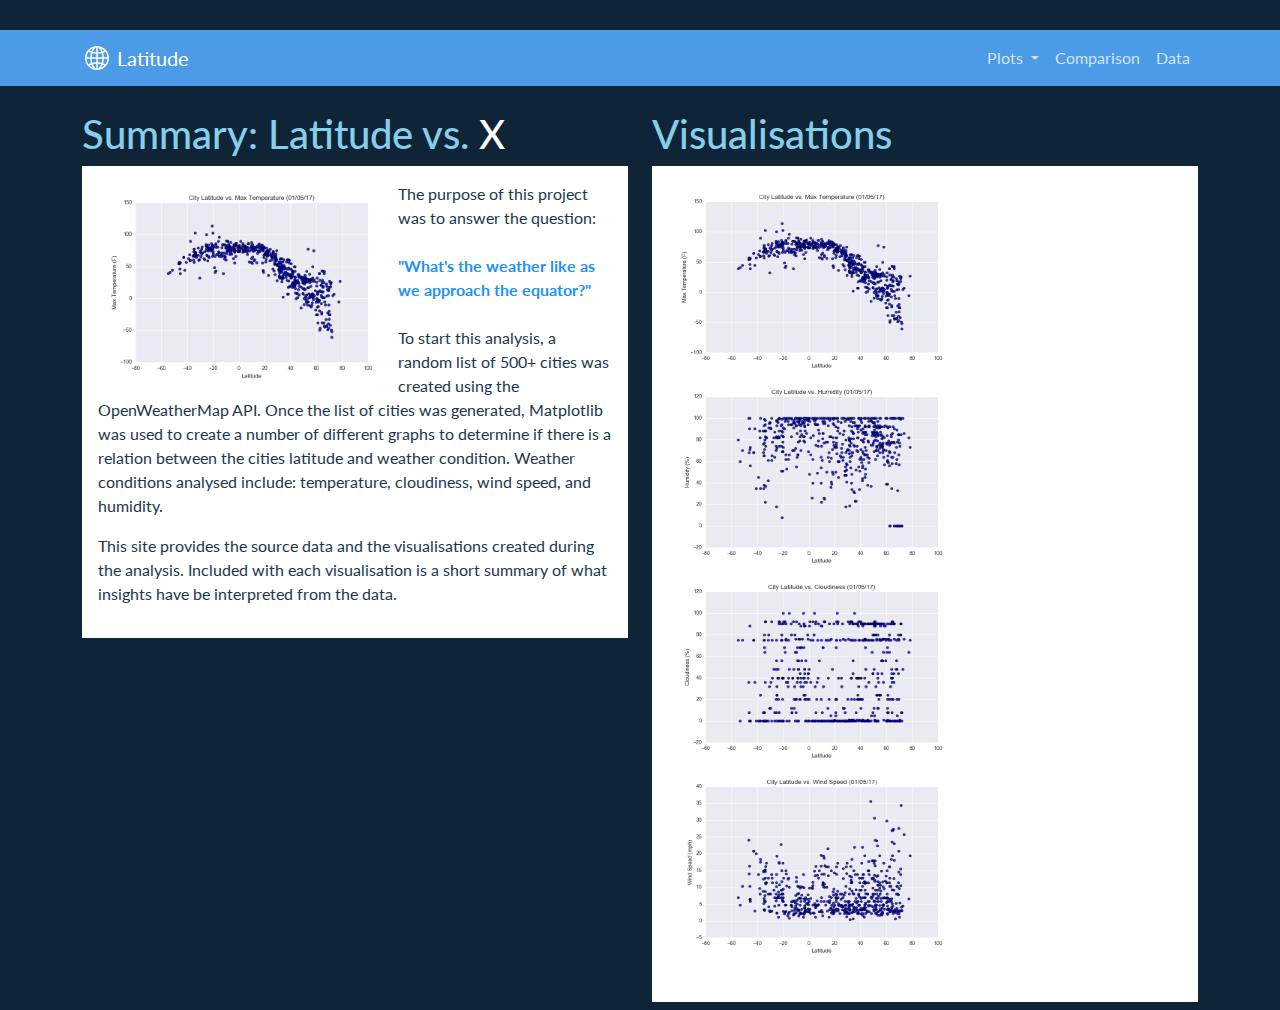
<file: index.html>
<!doctype html>
<html lang="en">

    <head>
        <!-- Required meta tags -->
        <meta charset="UTF-8">
        <meta name="viewport" content="width=device-width, initial-scale=1.0">
        <!-- Bootstrap CSS -->
        <!-- Note: The 'superhero' bootswatch theme has been used-->
        <link href="CSS_files/bootstrap.min.css" rel="stylesheet" type="text/css">
        <link href="CSS_files/style.css" rel="stylesheet" type="text/css">

        <!-- Setting title-->
        <title>Web Design Challenge</title>

    </head>

    <body>
      <!-- Start of Navbar-->
        <nav class="navbar navbar-expand-lg navbar-dark bg-primary">
            <div class="container">
              <a class="navbar-brand" href="index.html"><img src="Assets/globe2.svg" alt="" width="30" height="24" class="d-inline-block align-text-top"> Latitude &nbsp</a>
              <button class="navbar-toggler" type="button" data-bs-toggle="collapse" data-bs-target="#navbarNavDropdown" aria-controls="navbarNavDropdown" aria-expanded="false" aria-label="Toggle navigation">
                <span class="navbar-toggler-icon"></span>
              </button>
              <div class="collapse navbar-collapse" id="navbarNavDropdown">
                <ul class="navbar-nav ms-auto">
                  <li class="nav-item dropdown">
                    <a class="nav-link dropdown-toggle" href="#" id="navbarDropdownMenuLink" role="button" data-bs-toggle="dropdown" aria-expanded="false">
                      Plots
                    </a>
                    <ul class="dropdown-menu" aria-labelledby="navbarDropdownMenuLink">
                        <li><a class="dropdown-item" href="Visualisations/max_temp.html">Max Temperature</a></li>
                        <li><a class="dropdown-item" href="Visualisations/humidity.html">Humidity</a></li>
                        <li><a class="dropdown-item" href="Visualisations/cloudiness.html">Cloudiness</a></li>
                        <li><a class="dropdown-item" href="Visualisations/wind_speed.html">Wind Speed</a></li>
                    </ul>
                  </li>
                  <li class="nav-item">
                    <a class="nav-link" href="comparison.html">Comparison</a>
                  </li>
                  <li class="nav-item">
                    <a class="nav-link" href="data.html">Data</a>
                  </li>
                </ul>
              </div>
            </div>
          </nav> <!-- End of Navbar -->

          <!-- Start of summary section. This is the right hand side of the grid.-->
          <div class="container">
            <div class="row">
                <div class="col-lg-6">
                  <br>
                  <h1>Summary: Latitude vs. <span style="color: white"> X</span></h1>
                    <section id="summary">
                    <div class="p-3 mb-2 bg-white text-dark">  
                    <img id="summary-image" src="Assets/images/Fig1.png" alt="Weather image" width=300 height=200 class="img-fluid"/>
                    <p> The purpose of this project was to answer the question: <br> <br> <span style="color: dodgerblue" > <b>"What's the weather like as we approach the equator?"</b></span><br><br>
                      To start this analysis, a random list of 500+ cities was created using the OpenWeatherMap API.
                        Once the list of cities was generated, Matplotlib was used to create a number of different graphs 
                        to determine if there is a relation between the cities latitude and weather condition. 
                        Weather conditions analysed include: temperature, cloudiness, wind speed, and humidity.</p>
                        <p> This site provides the source data and the visualisations created during the analysis. 
                          Included with each visualisation is a short summary of what insights have be interpreted from the data.</p>
                                               
                    </section>
                    </div> <!-- End of first grid.--> 
                
                <!-- Start of visualisation section. This is the left hand side of the grid.-->    
                <div class="col-lg-6">
                  <br>
                  <h1>Visualisations</h1>
                    <div class="p-3 mb-2 bg-white text-dark"> 
                    <a href="Visualisations/max_temp.html"><img id="fig1" src="Assets/images/Fig1.png" title="Latitude vs. Temperature" alt="Latitude vs. Temperature" class="img-fluid"/></a> 
                    <a href="Visualisations/humidity.html"><img id="fig1" src="Assets/images/Fig2.png" title="Latitude vs. Humidity" alt="Latitude vs. Humidity" class="img-fluid"/></a>
                    <a href="Visualisations/cloudiness.html"><img id="fig1" src="Assets/images/Fig3.png" title="Latitude vs. Cloudiness" alt="Latitude vs. Cloudiness" class="img-fluid"/></a>
                    <a href="Visualisations/wind_speed.html"><img id="fig1" src="Assets/images/Fig4.png" title="Latitude vs. Wind Speed" alt="Latitude vs. Wind Speed"  class="img-fluid"/></a>
                    <br><br>
                  </div>
                </div> <!-- End of 2nd grid.--> 
              </div> 
            </div> <!-- End of container class.--> 

        <!-- This script is required to get the drop down options to work.--> 
        <script src="https://cdn.jsdelivr.net/npm/bootstrap@5.0.2/dist/js/bootstrap.bundle.min.js" integrity="sha384-MrcW6ZMFYlzcLA8Nl+NtUVF0sA7MsXsP1UyJoMp4YLEuNSfAP+JcXn/tWtIaxVXM" crossorigin="anonymous"></script>

    </body>
</file>
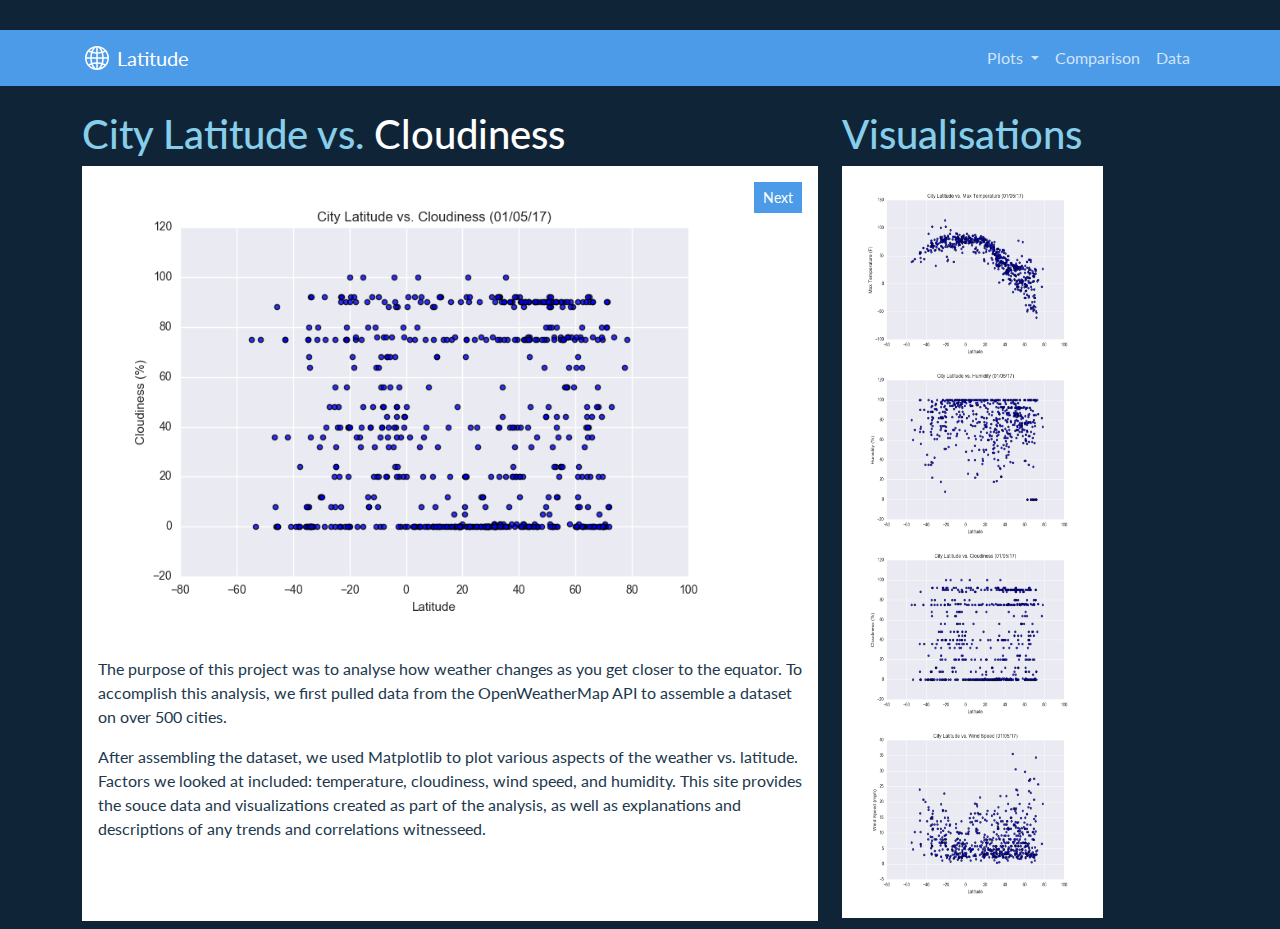
<file: cloudiness.html>
<!doctype html>
<html lang="en">

    <head>
        <!-- Required meta tags -->
        <meta charset="UTF-8">
        <meta name="viewport" content="width=device-width, initial-scale=1.0">
        <!-- Bootstrap CSS -->
        <link href="bootstrap.min.css" rel="stylesheet" type="text/css">
        <link href="style.css" rel="stylesheet" type="text/css">

        <title>Web Design Challenge</title>

    </head>

    <body>
        <nav class="navbar navbar-expand-lg navbar-dark bg-primary">
            <div class="container">
              <a class="navbar-brand" href="index.html"><img src="globe2.svg" alt="" width="30" height="24" class="d-inline-block align-text-top"> Latitude</a>
              <button class="navbar-toggler" type="button" data-bs-toggle="collapse" data-bs-target="#navbarNavDropdown" aria-controls="navbarNavDropdown" aria-expanded="false" aria-label="Toggle navigation">
                <span class="navbar-toggler-icon"></span>
              </button>
              <div class="collapse navbar-collapse" id="navbarNavDropdown">
                <ul class="navbar-nav ms-auto">
                  <li class="nav-item dropdown">
                    <a class="nav-link dropdown-toggle" href="#" id="navbarDropdownMenuLink" role="button" data-bs-toggle="dropdown" aria-expanded="false">
                      Plots
                    </a>
                    <ul class="dropdown-menu" aria-labelledby="navbarDropdownMenuLink">
                        <li><a class="dropdown-item" href="max temp.html">Max Temperature</a></li>
                        <li><a class="dropdown-item" href="humidity.html">Humidity</a></li>
                        <li><a class="dropdown-item" href="cloudiness.html">Cloudiness</a></li>
                        <li><a class="dropdown-item" href="wind speed.html">Wind Speed</a></li>
                    </ul>
                  </li>
                  <li class="nav-item">
                    <a class="nav-link" href="comparison.html">Comparison</a>
                  </li>
                  <li class="nav-item">
                    <a class="nav-link" href="data.html">Data</a>
                  </li>
                </ul>
              </div>
            </div>
          </nav>

            <div class="container"> 
              <div class="row">
                  <div class="col-lg-8">
                    <br>
                    <h1>City Latitude vs. <span style="color: white"> Cloudiness</span></h1>
                      <section id="summary">
                      <div class="p-3 mb-2 bg-white text-dark">
                      <button-item><a href="wind speed.html" class="btn btn-primary btn-sm" role="button">Next</a></button-item>     
                      <grid-item><img id="main-vis-image" src="Assets/images/Fig3.png" alt="Weather image" width=700 height=480 class="img-fluid"/></grid-item>
                      <p> <br> The purpose of this project was to analyse how weather changes as you get closer to the equator. To accomplish 
                          this analysis, we first pulled data from the OpenWeatherMap API to assemble a dataset on over 500 cities.</p>
                      <p>After assembling the dataset, we used Matplotlib to plot various aspects of the weather vs. latitude. Factors we looked at included: temperature, cloudiness, wind speed, and humidity. This site provides the souce data
                          and visualizations created as part of the analysis, as well as explanations and descriptions of any trends and
                          correlations witnesseed.</p>
                          <br>
                          <br>
                      </section>
                      </div>
                  
  
                  <div class="col-lg-3">
                    <br>
                    <h1>Visualisations</h1>
                    <section id="summary">
                    <div class="p-3 mb-2 bg-white text-dark"> 
                    <a href="max temp.html"><img id="linkfig" src="Assets/images/Fig1.png" title="Latitude vs. Temperature" alt="Latitude vs. Temperature" class="img-fluid"/></a> 
                    <a href="humidity.html"><img id="linkfig" src="Assets/images/Fig2.png" title="Latitude vs. Humidity" alt="Latitude vs. Humidity" class="img-fluid"/></a>
                    <a href="cloudiness.html"><img id="linkfig" src="Assets/images/Fig3.png" title="Latitude vs. Cloudiness" alt="Latitude vs. Cloudiness" class="img-fluid"/></a>
                    <a href="wind speed.html"><img id="linkfig" src="Assets/images/Fig4.png" title="Latitude vs. Wind Speed" alt="Latitude vs. Wind Speed" class="img-fluid"/></a>
                    <br>
                    </section>

                
                </div>
                </div>

      <script src="https://cdn.jsdelivr.net/npm/bootstrap@5.0.2/dist/js/bootstrap.bundle.min.js" integrity="sha384-MrcW6ZMFYlzcLA8Nl+NtUVF0sA7MsXsP1UyJoMp4YLEuNSfAP+JcXn/tWtIaxVXM" crossorigin="anonymous"></script>

    </body>
</file>
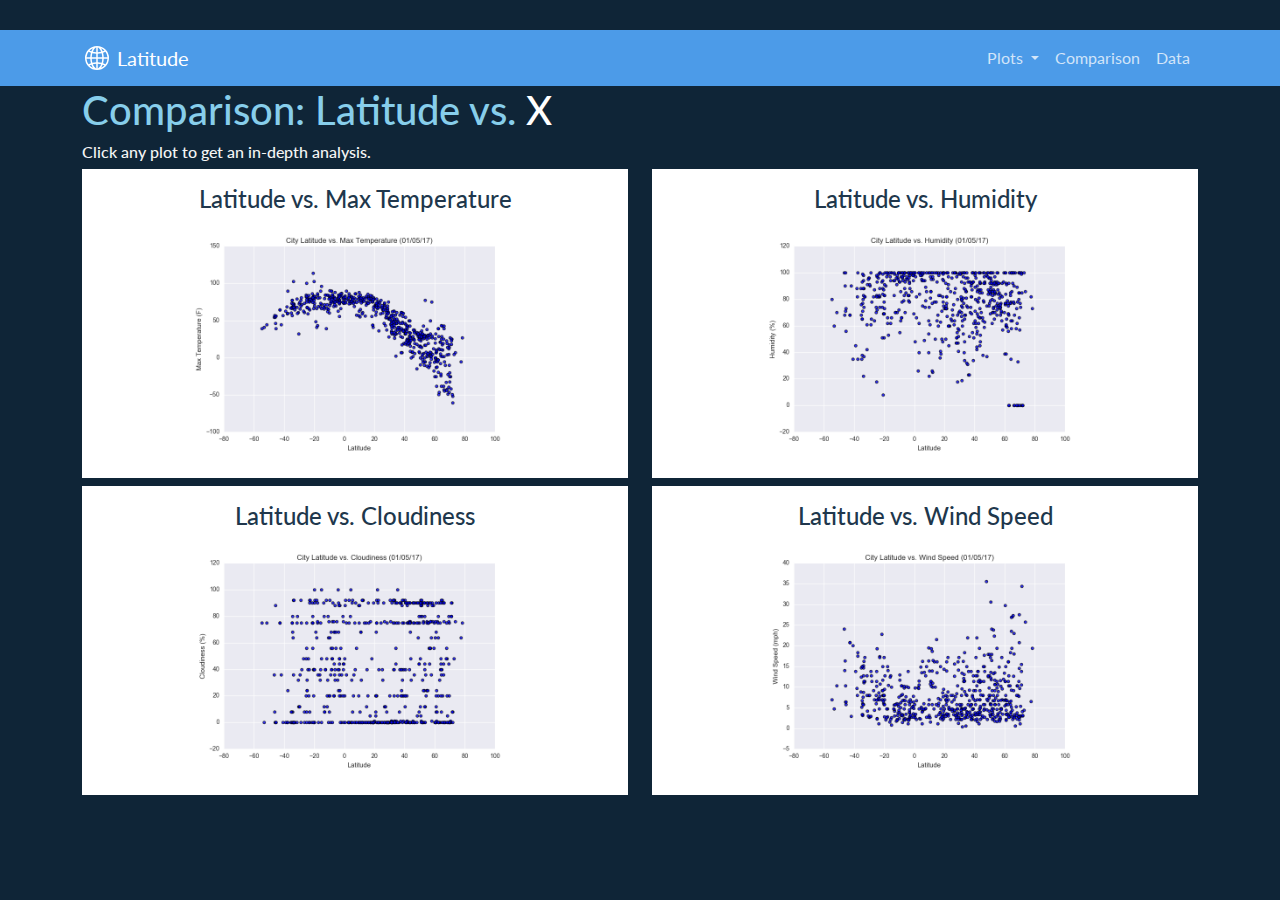
<file: comparison.html>
<!doctype html>
<html lang="en">

    <head>
        <!-- Required meta tags -->
        <meta charset="UTF-8">
        <meta name="viewport" content="width=device-width, initial-scale=1.0">
        <!-- Bootstrap CSS -->
        <!-- Note: The 'superhero' bootswatch theme has been used-->
        <link href="CSS_files/bootstrap.min.css" rel="stylesheet" type="text/css">
        <link href="CSS_files/style.css" rel="stylesheet" type="text/css">

        <!-- Setting title-->
        <title>Web Design Challenge</title>

    </head>

    <body>
      <!-- Start of Navbar -->
        <nav class="navbar navbar-expand-lg navbar-dark bg-primary">
            <div class="container">
              <a class="navbar-brand" href="index.html"><img src="Assets/globe2.svg" alt="" width="30" height="24" class="d-inline-block align-text-top"> Latitude &nbsp</a>
              <button class="navbar-toggler" type="button" data-bs-toggle="collapse" data-bs-target="#navbarNavDropdown" aria-controls="navbarNavDropdown" aria-expanded="false" aria-label="Toggle navigation">
                <span class="navbar-toggler-icon"></span>
              </button>
              <div class="collapse navbar-collapse" id="navbarNavDropdown">
                <ul class="navbar-nav ms-auto">
                  <li class="nav-item dropdown">
                    <a class="nav-link dropdown-toggle" href="#" id="navbarDropdownMenuLink" role="button" data-bs-toggle="dropdown" aria-expanded="false">
                      Plots
                    </a>
                    <ul class="dropdown-menu" aria-labelledby="navbarDropdownMenuLink">
                        <li><a class="dropdown-item" href="Visualisations/max_temp.html">Max Temperature</a></li>
                        <li><a class="dropdown-item" href="Visualisations/humidity.html">Humidity</a></li>
                        <li><a class="dropdown-item" href="Visualisations/cloudiness.html">Cloudiness</a></li>
                        <li><a class="dropdown-item" href="Visualisations/wind_speed.html">Wind Speed</a></li>
                    </ul>
                  </li>
                  <li class="nav-item">
                    <a class="nav-link" href="comparison.html">Comparison</a>
                  </li>
                  <li class="nav-item">
                    <a class="nav-link" href="data.html">Data</a>
                  </li>
                </ul>
              </div>
            </div>
          </nav> <!-- End of Navbar -->


          <!-- Start of grid. This section takes up the whole grid and displays the heading and directions. -->
          <div class="container">
            <div class="col-sm-12">
              <h1>Comparison: Latitude vs. <span style="color: white">X</span></h1>
              <h2>Click any plot to get an in-depth analysis.</h2>
            </div>

             <!-- A grid of 2X2 (each row 6 and 6). -->
            <div class="row">
              <div class="col-lg-6">
                <div class="p-3 mb-2 bg-white text-dark"> 
                  <h3 class="text-center">Latitude vs. Max Temperature</h3>
                  <a href="Visualisations/max_temp.html"><img id="center-block" title="Latitude vs. Temperature" src="Assets/images/Fig1.png" alt="Weather image" class="img-fluid"/></a>
                </div>
                </div>
              <div class="col-lg-6">
                <div class="p-3 mb-2 bg-white text-dark">
                  <h3 class="text-center">Latitude vs. Humidity</h3>
                  <a href="Visualisations/humidity.html"><img id="center-block" title="Latitude vs. Humidity"  src="Assets/images/Fig2.png" alt="Weather image" class="img-fluid"/></a>
                </div>
                </div>
              <div class="col-lg-6">
                <div class="p-3 mb-2 bg-white text-dark">
                  <h3 class="text-center">Latitude vs. Cloudiness</h3>
                  <a href="Visualisations/cloudiness.html"><img id="center-block" title="Latitude vs. Cloudiness" src="Assets/images/Fig3.png" alt="Weather image" class="img-fluid"/></a>
                </div>
                </div>
              <div class="col-lg-6">
                <div class="p-3 mb-2 bg-white text-dark">
                  <h3 class="text-center">Latitude vs. Wind Speed</h3>
                  <a href="Visualisations/wind_speed.html"><img id="center-block" title="Latitude vs. Wind Speed" src="Assets/images/Fig4.png" alt="Weather image" class="img-fluid"/></a>
                </div>
                </div>

              </div>  <!-- End of grid -->
            </div> <!-- End of container -->

      <!-- This script is required to get the drop down options to work.--> 
      <script src="https://cdn.jsdelivr.net/npm/bootstrap@5.0.2/dist/js/bootstrap.bundle.min.js" integrity="sha384-MrcW6ZMFYlzcLA8Nl+NtUVF0sA7MsXsP1UyJoMp4YLEuNSfAP+JcXn/tWtIaxVXM" crossorigin="anonymous"></script>

    </body>
</file>
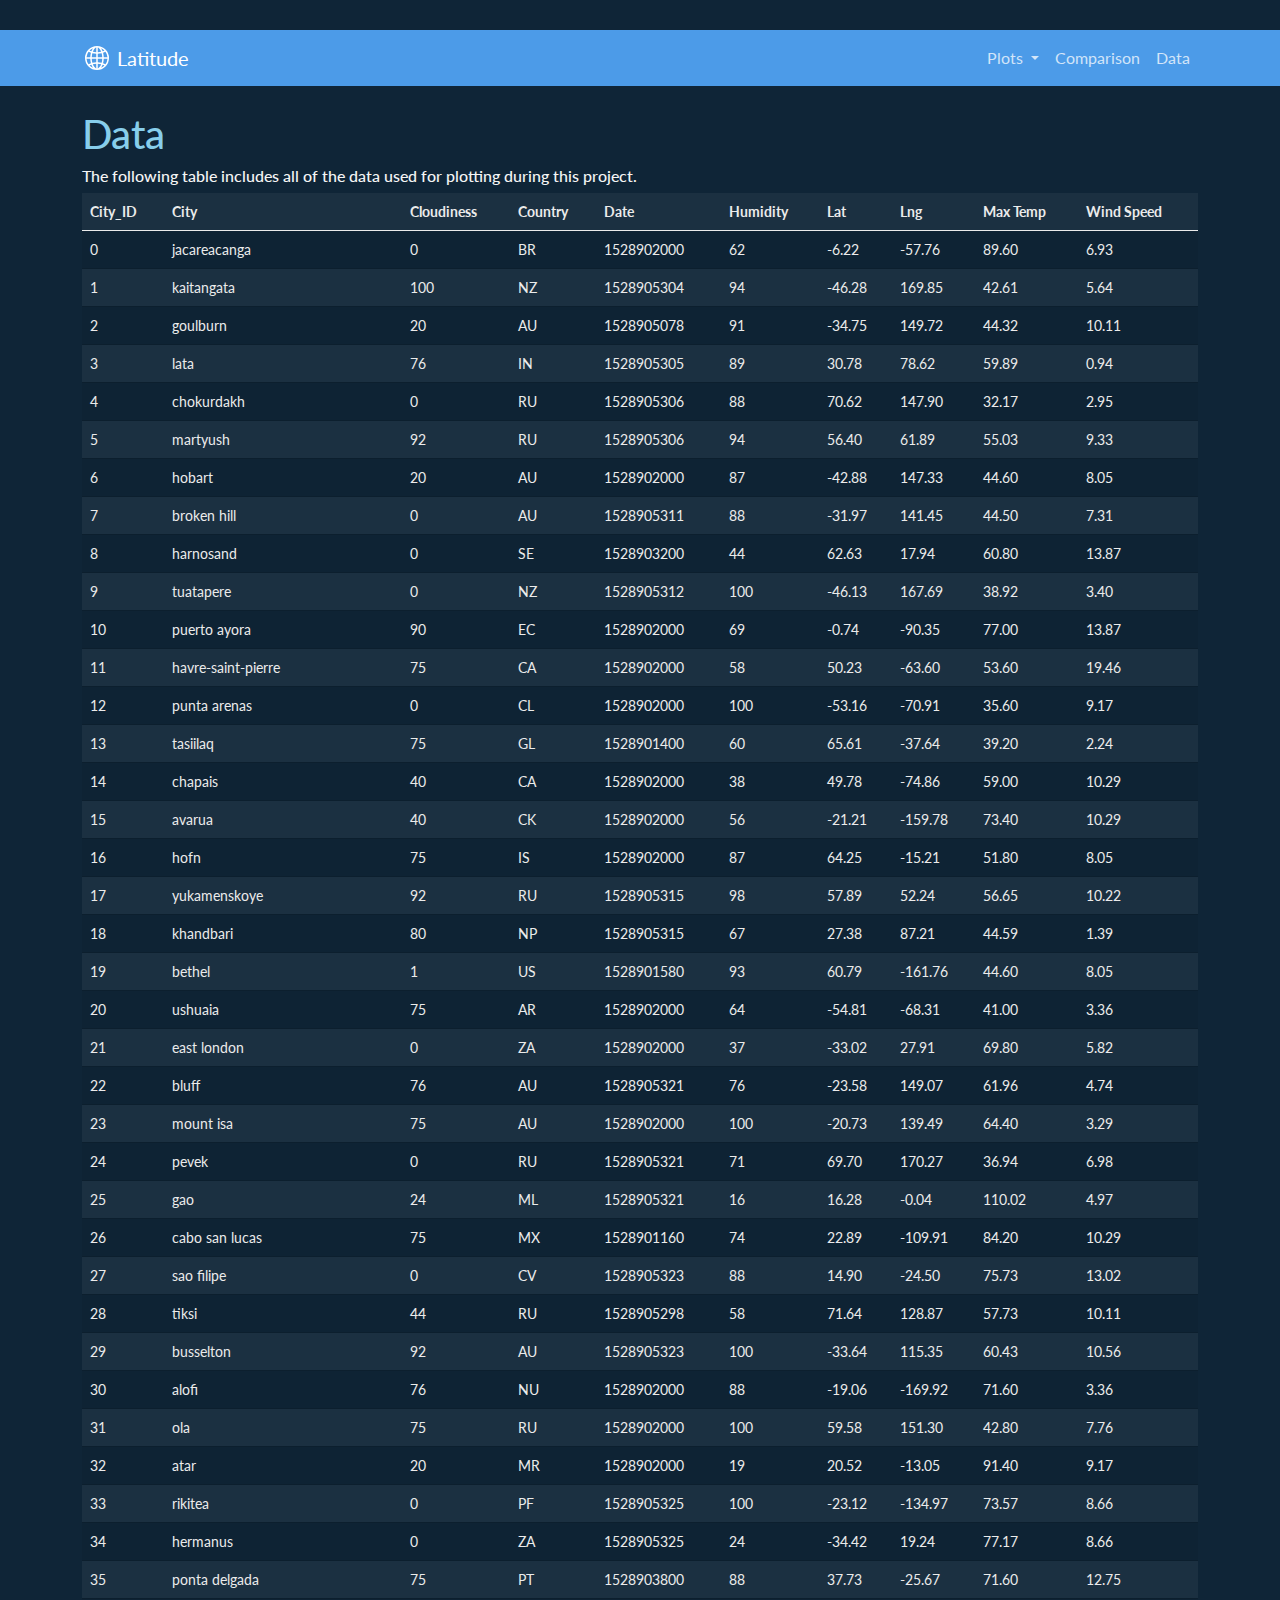
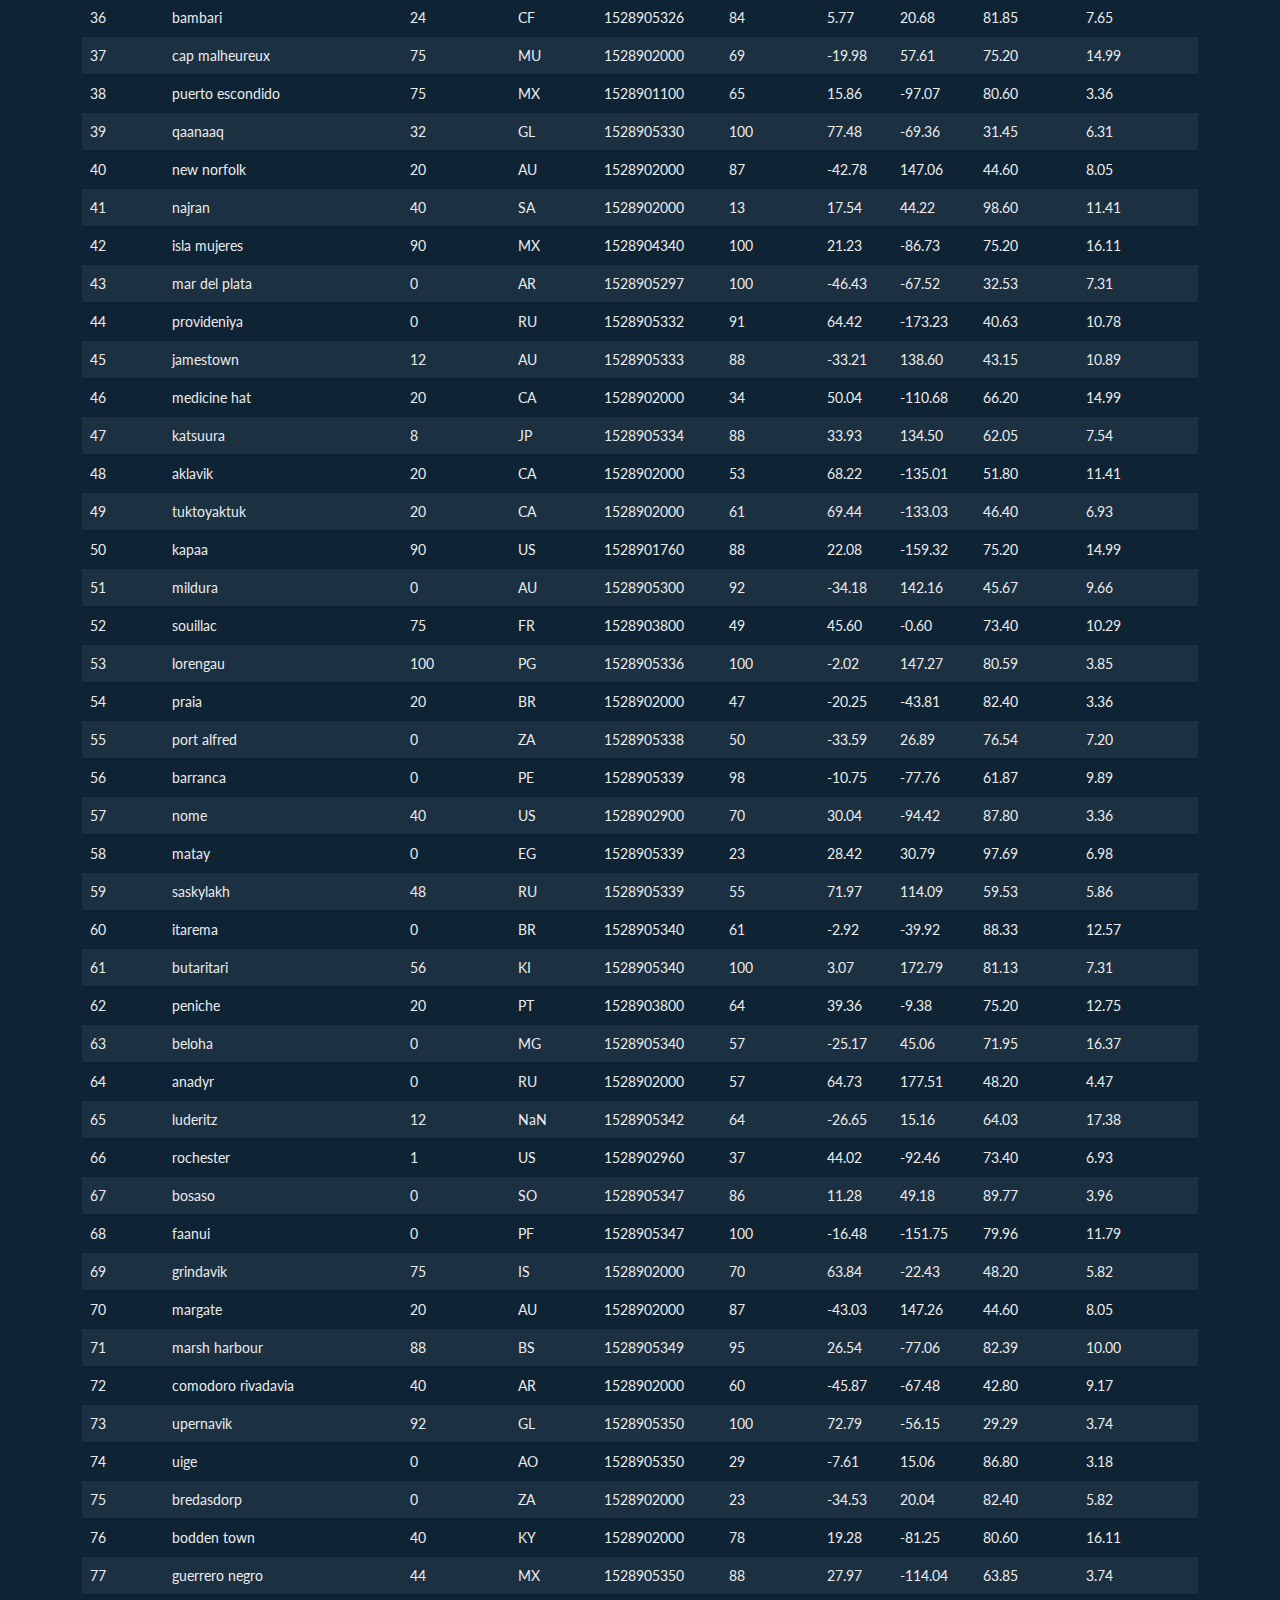
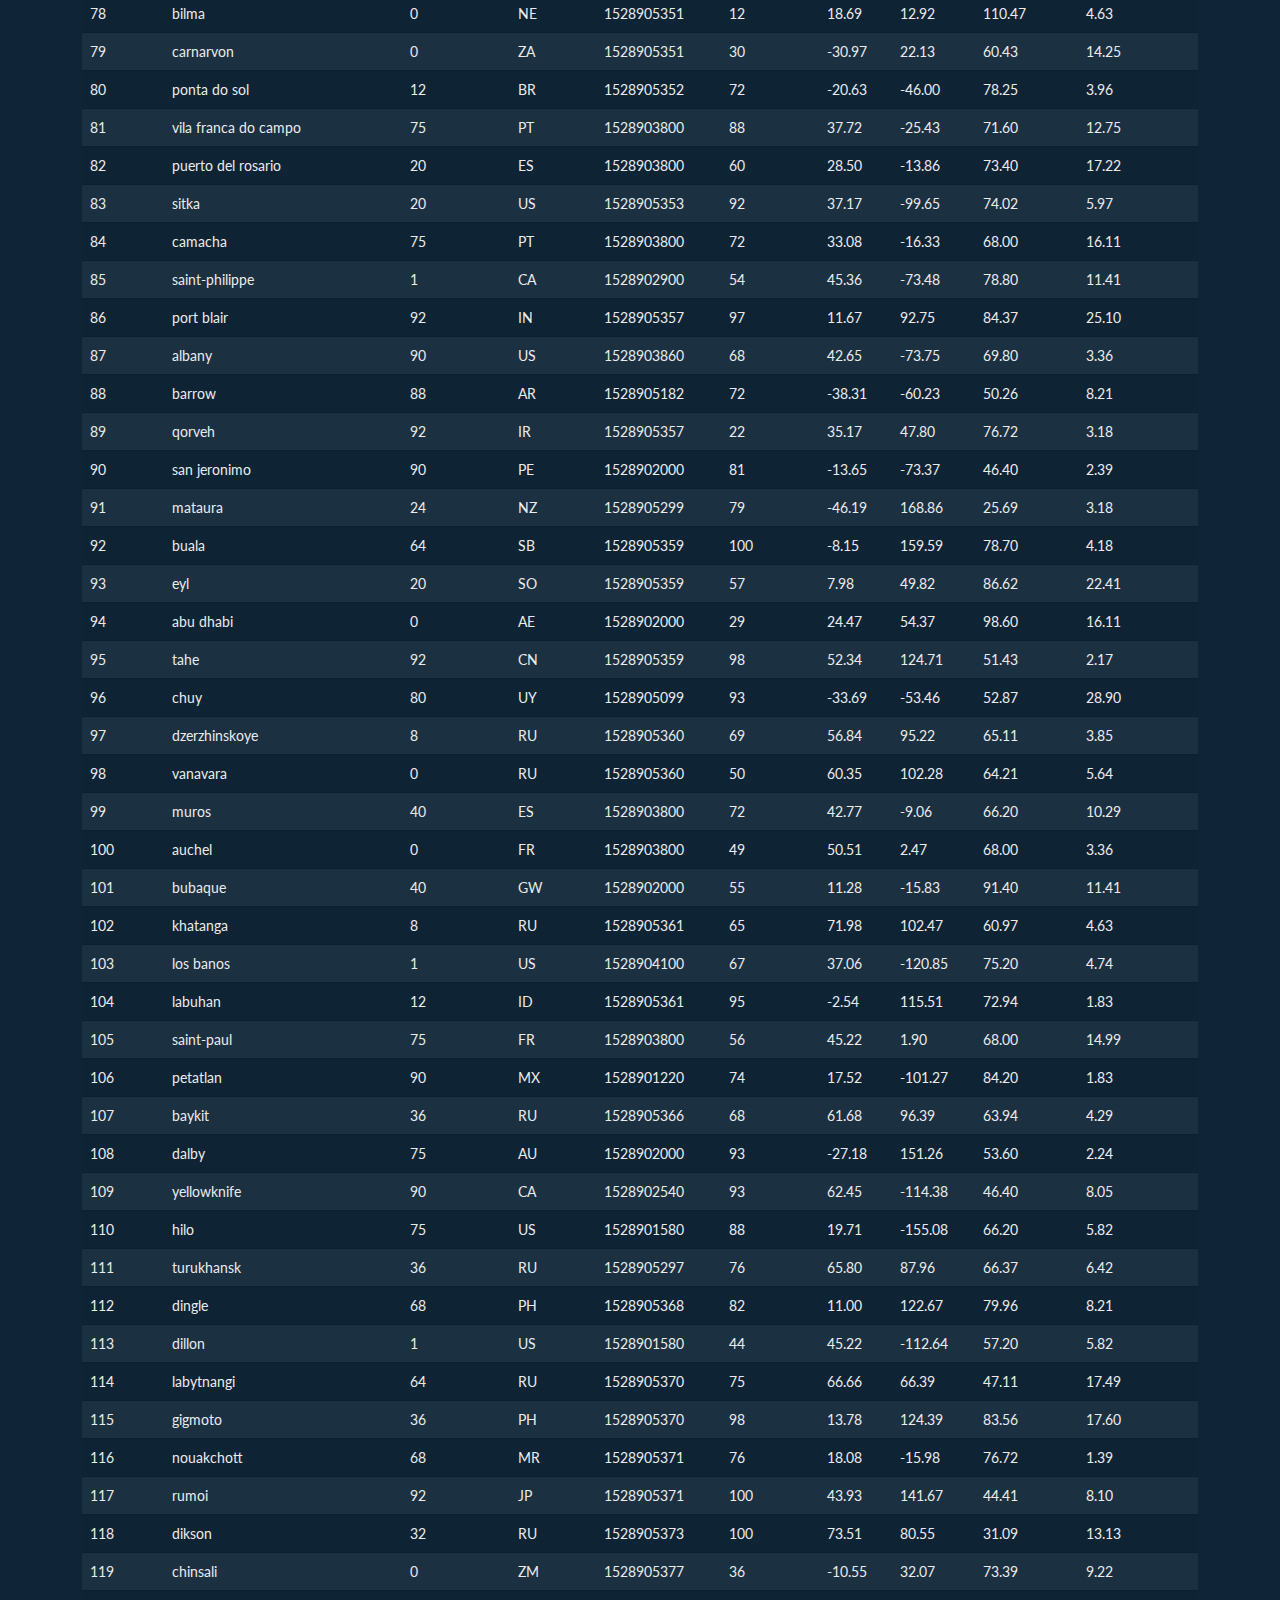
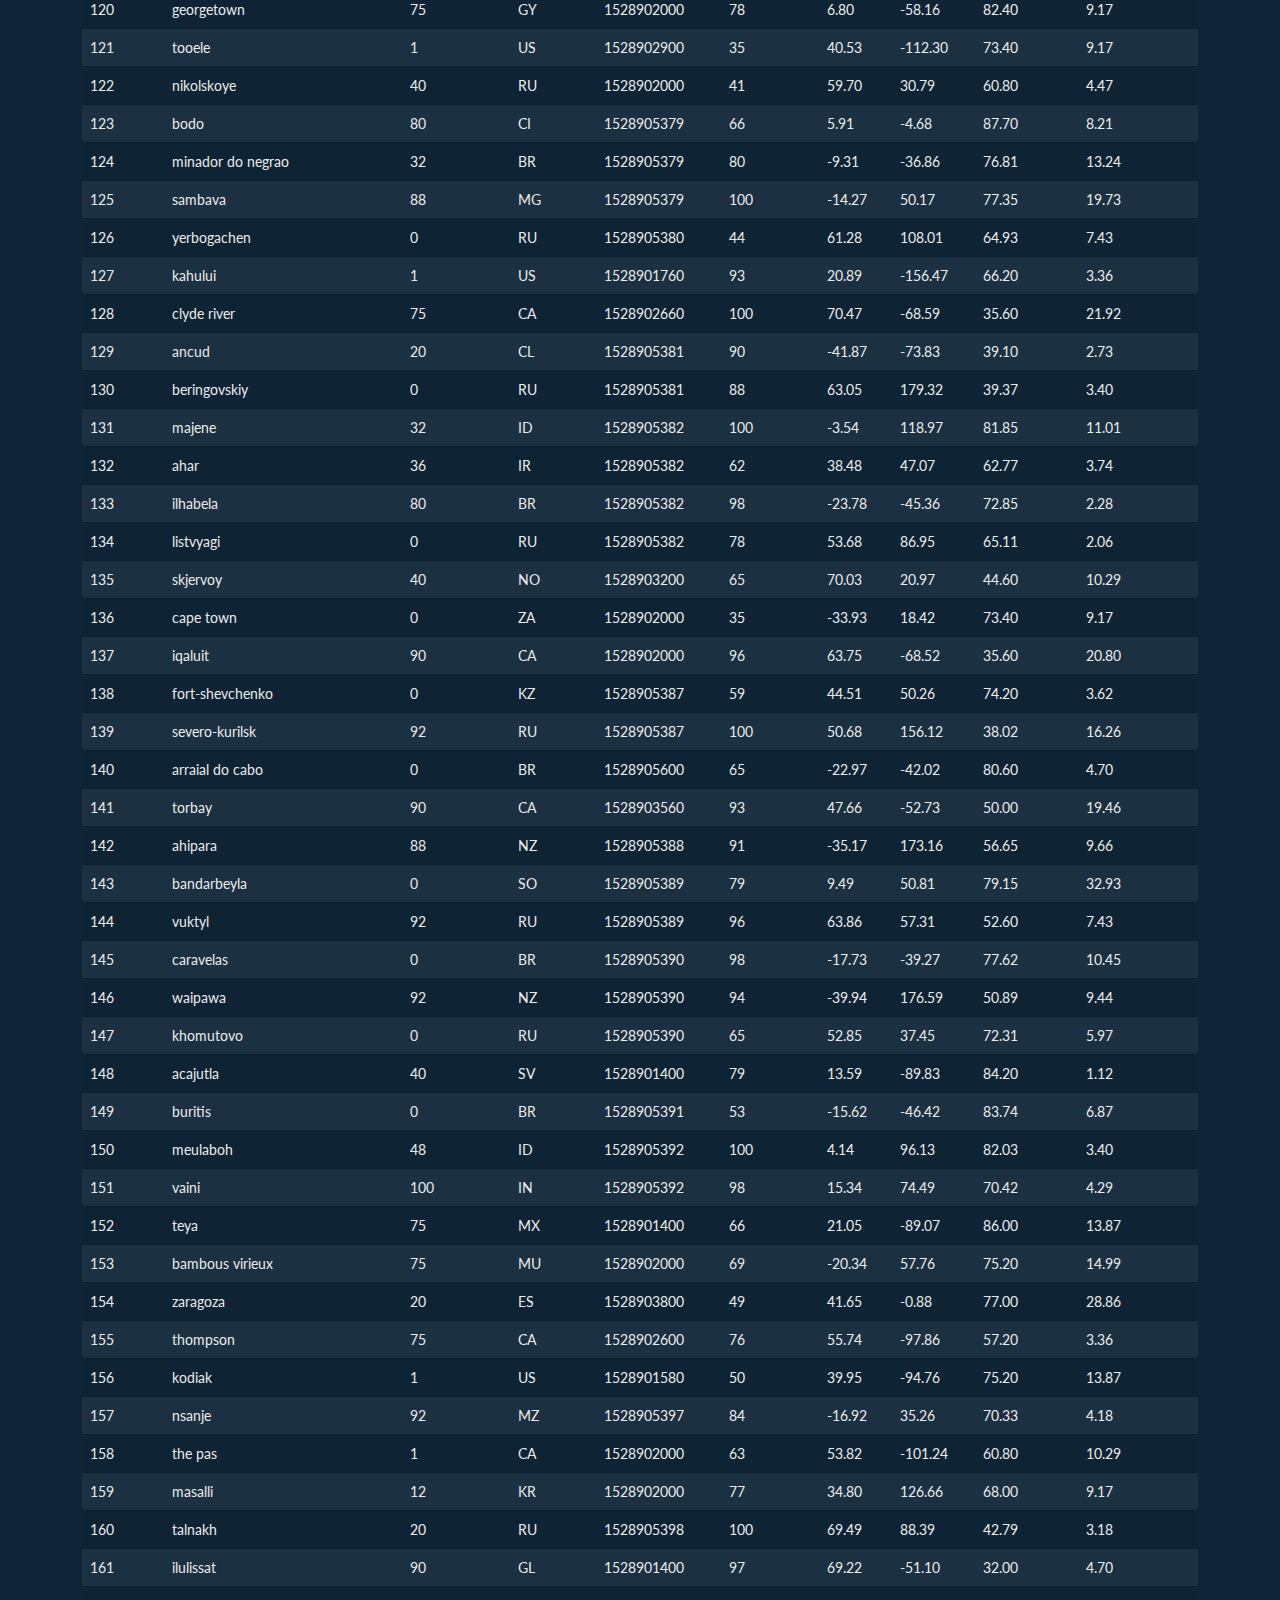
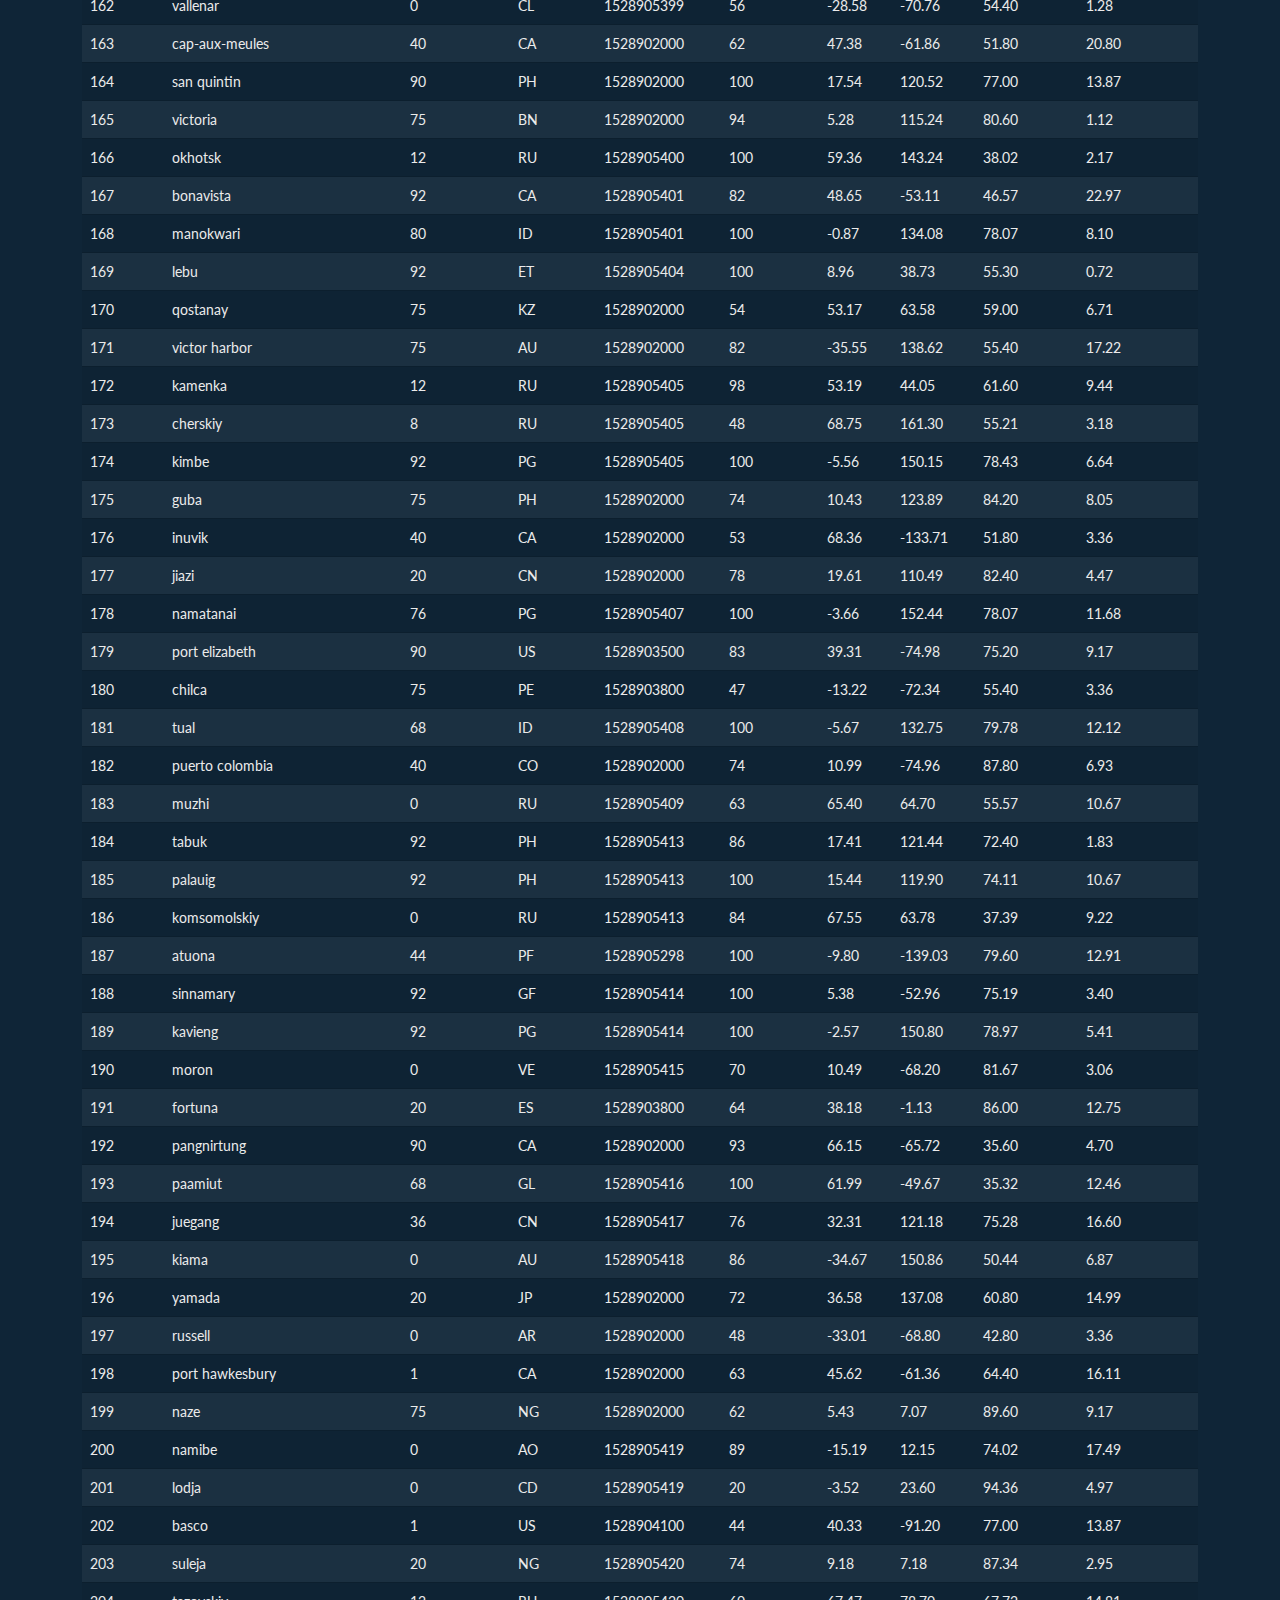
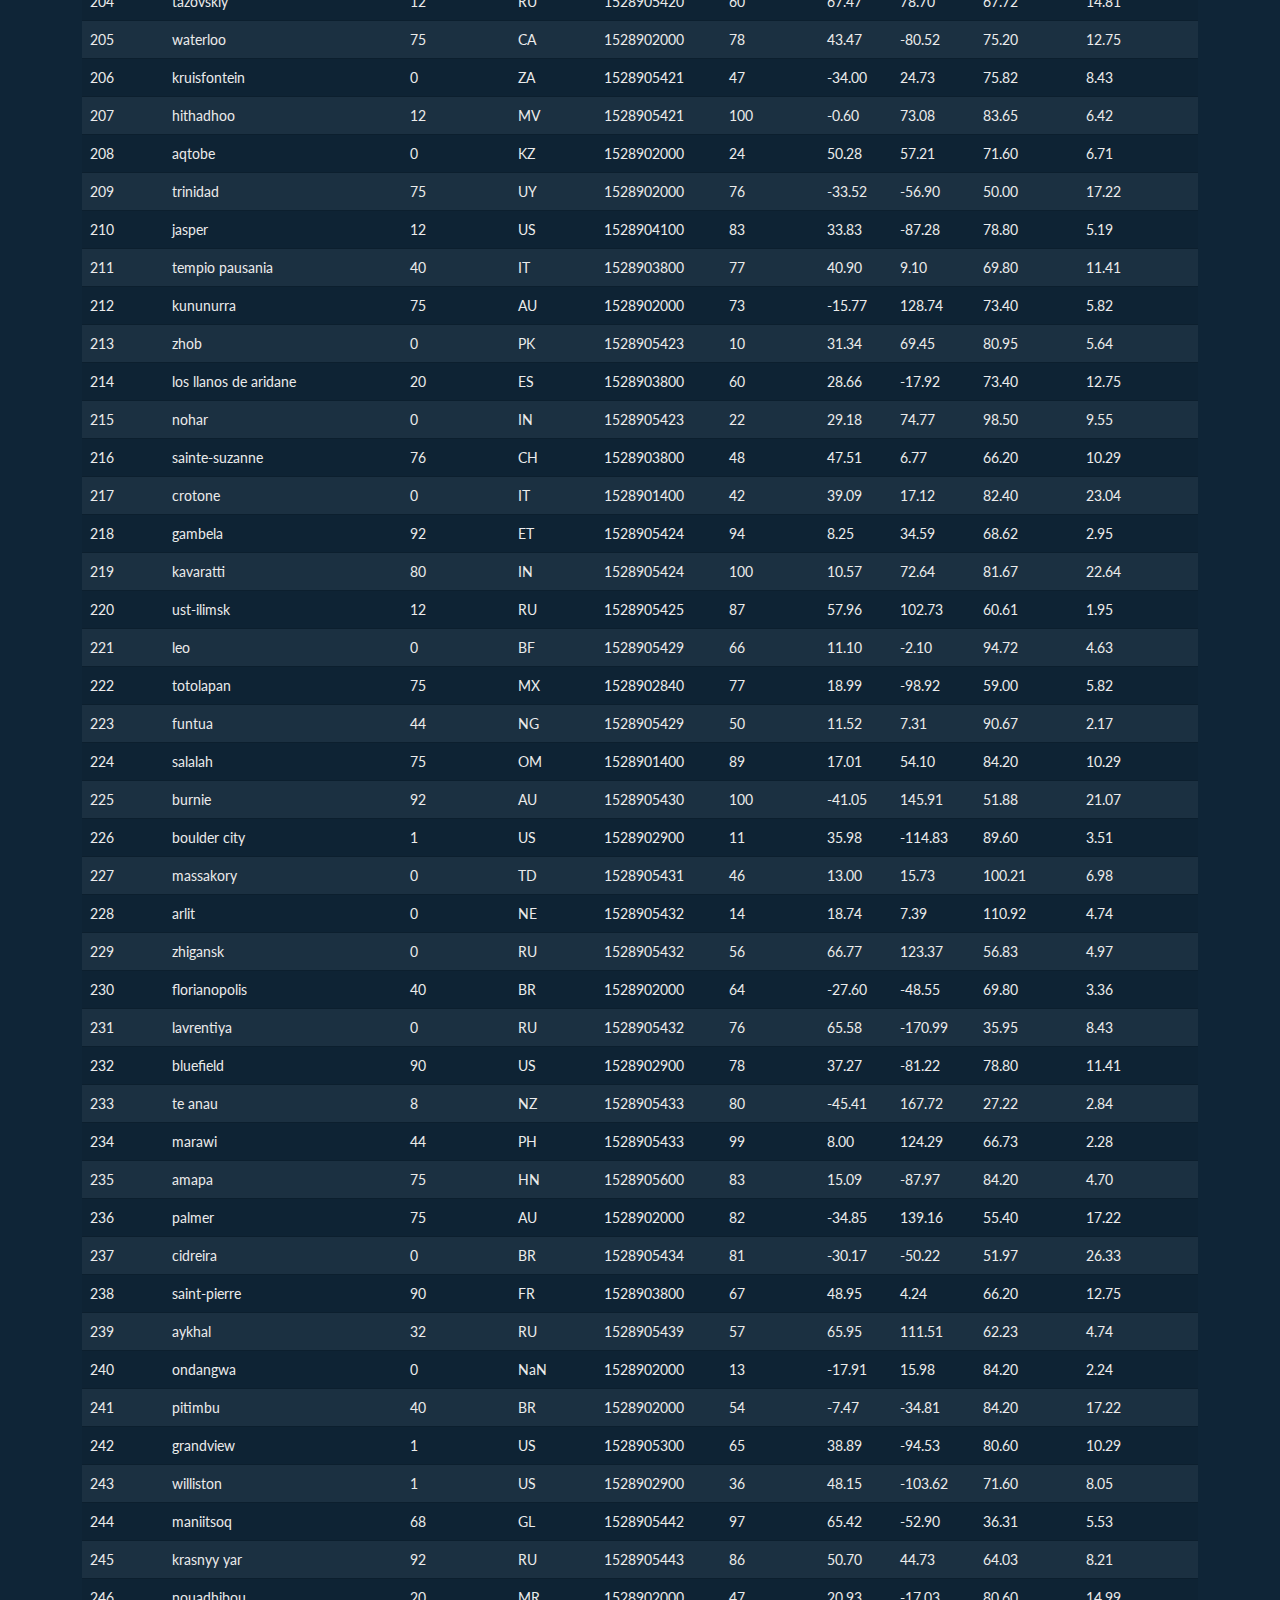
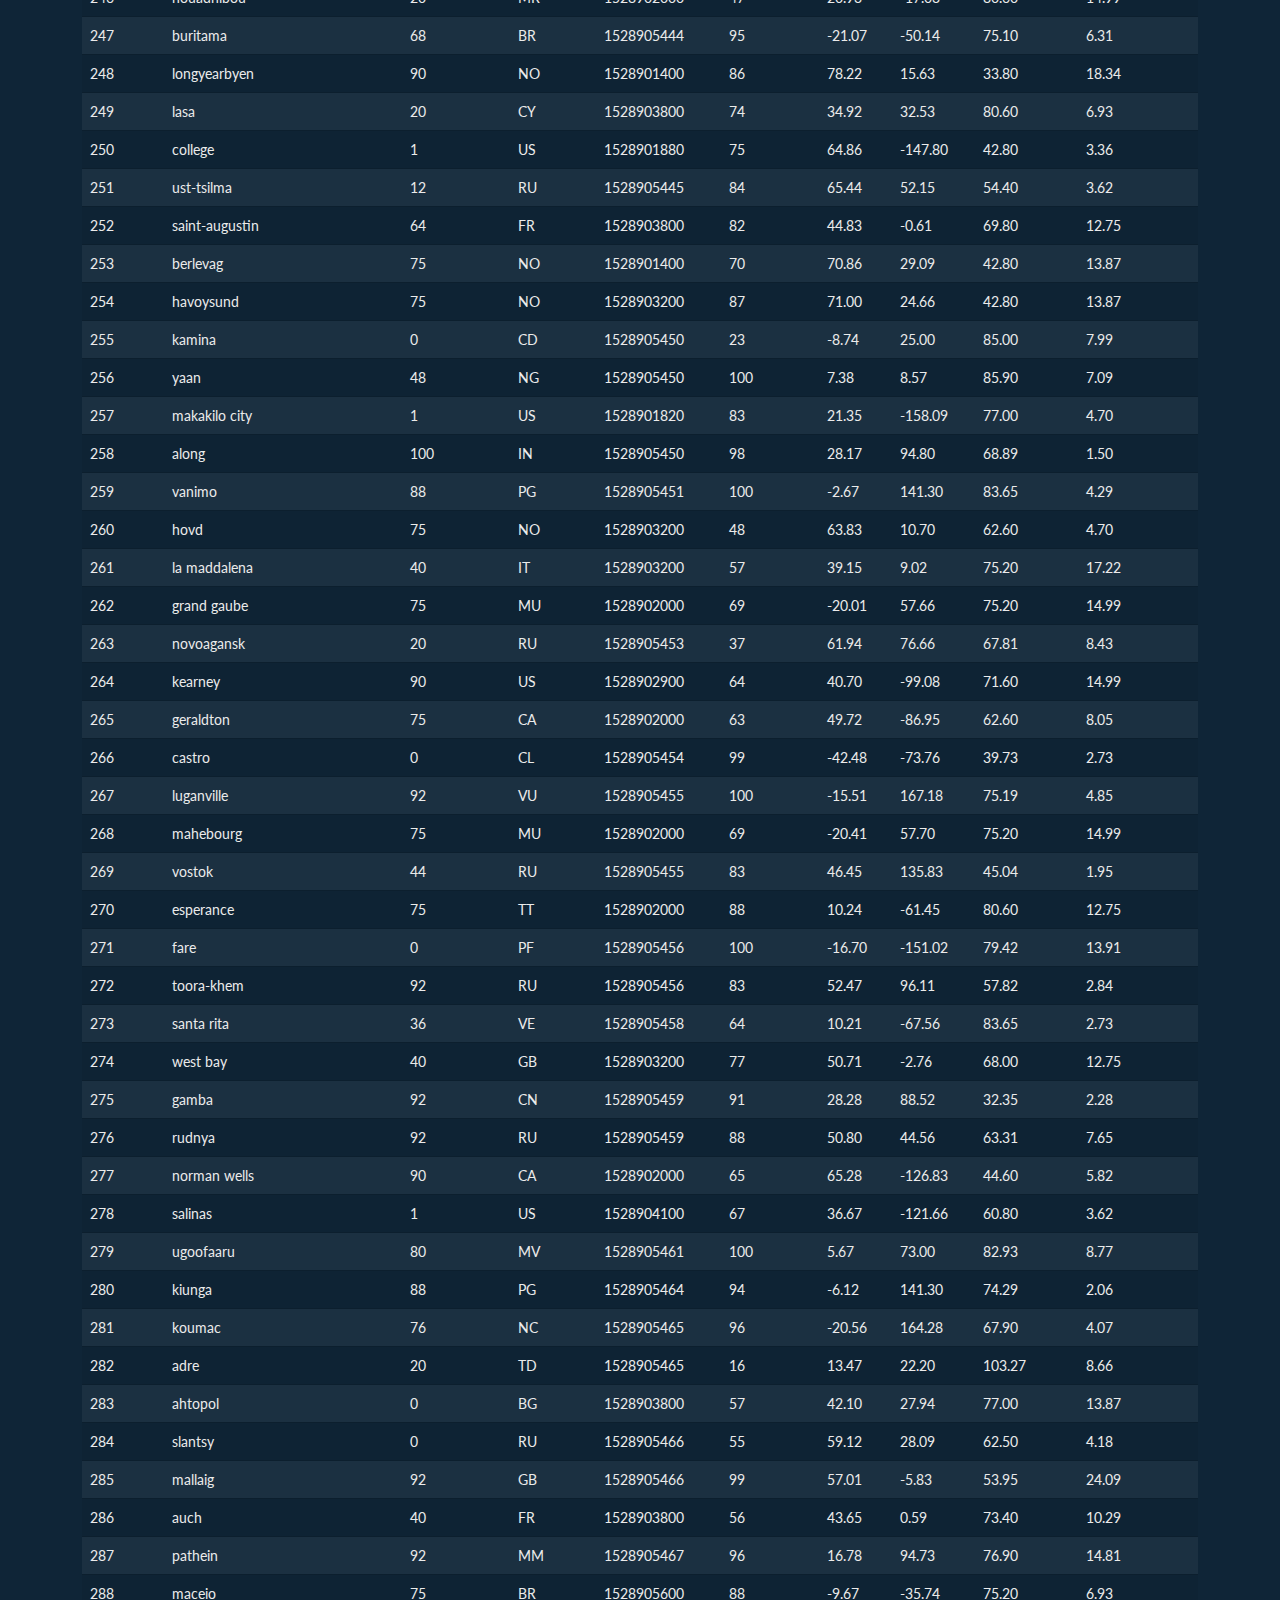
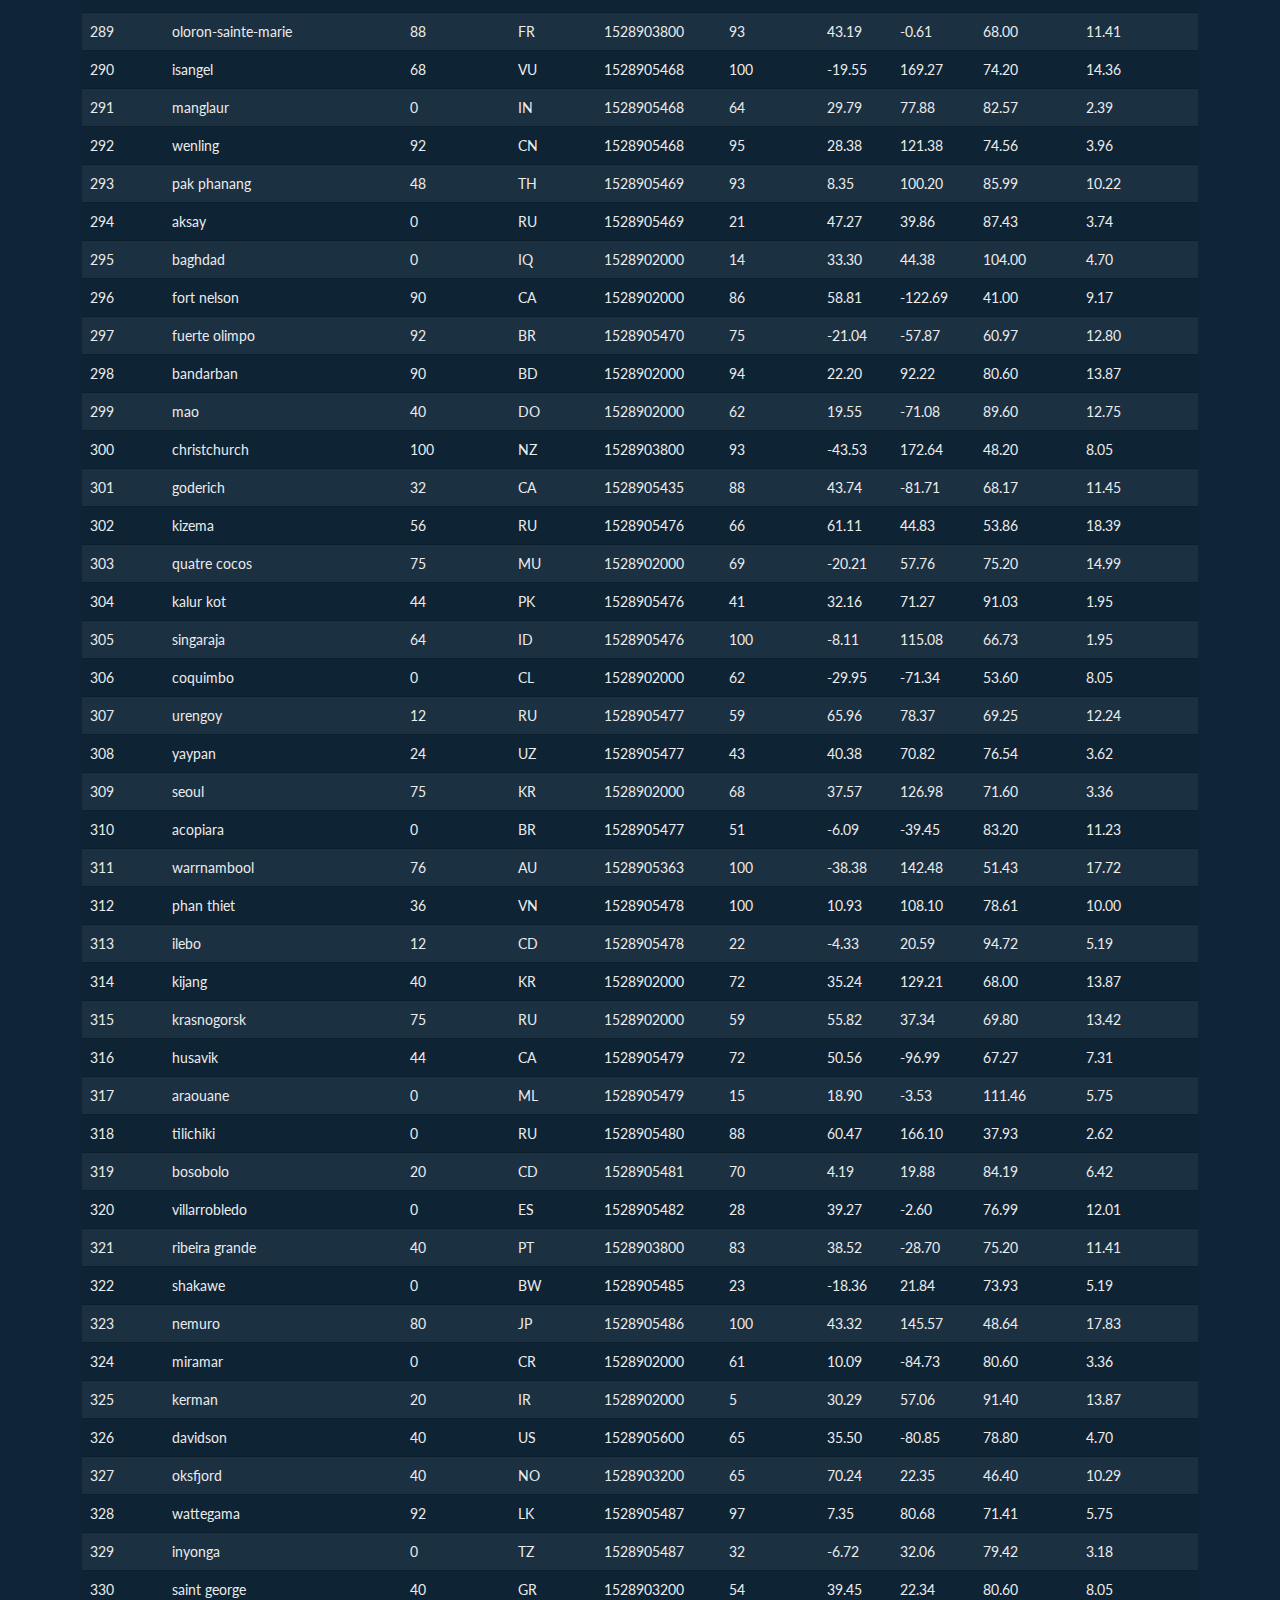
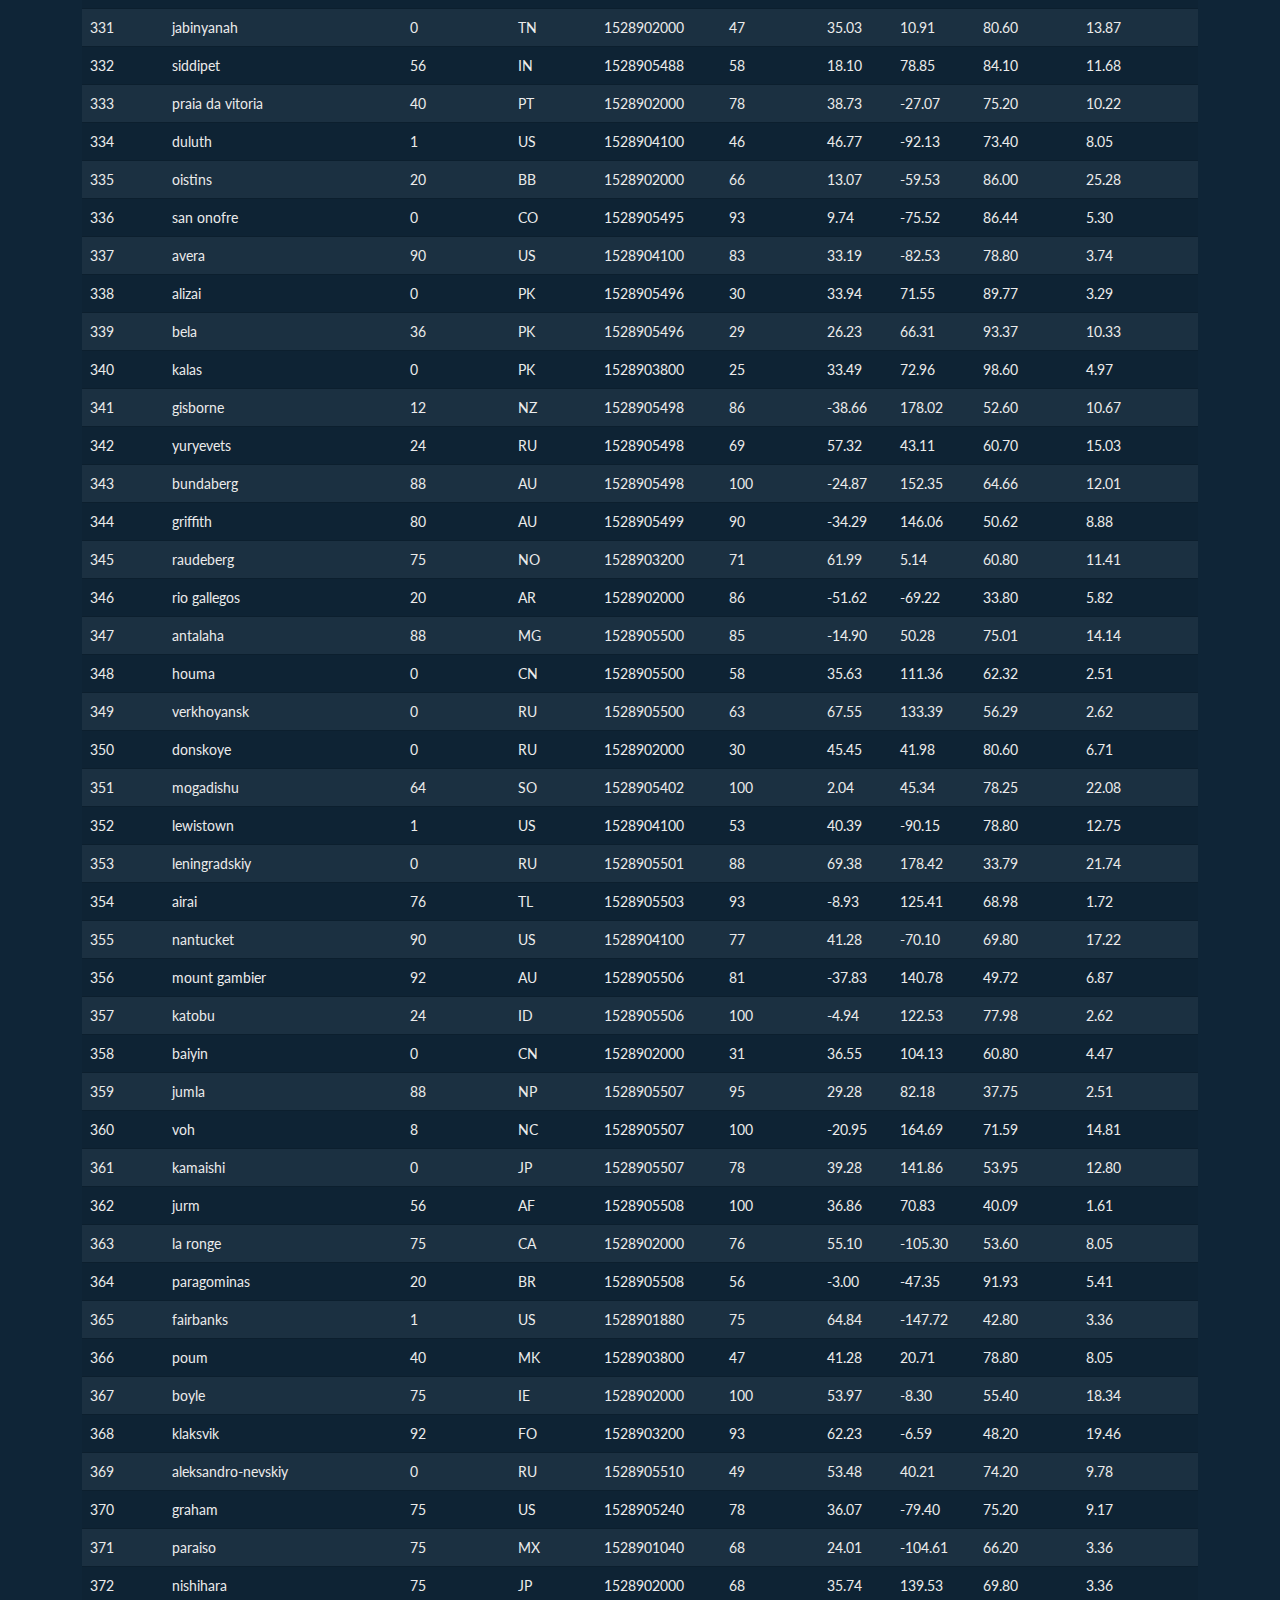
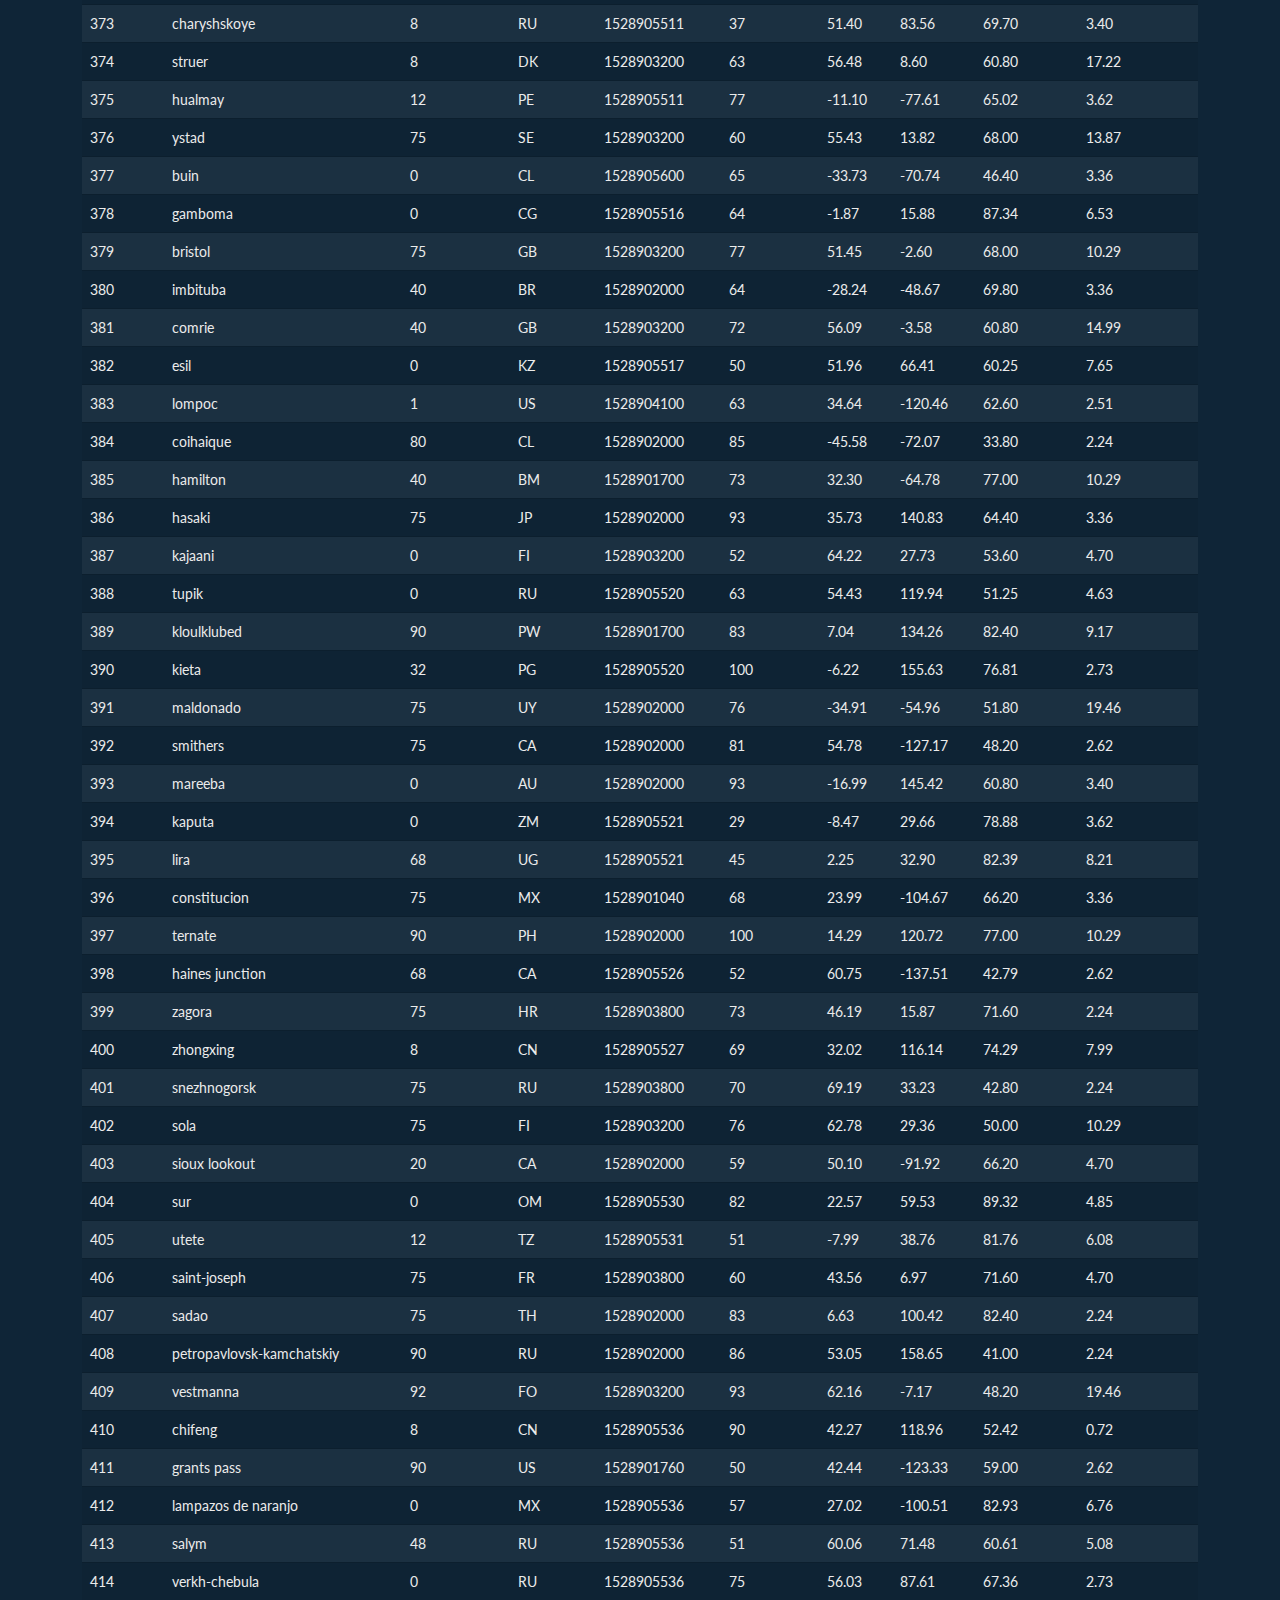
<file: data.html>
<!doctype html>
<html lang="en">

    <head>
        <!-- Required meta tags -->
        <meta charset="UTF-8">
        <meta name="viewport" content="width=device-width, initial-scale=1.0">
        <!-- Bootstrap CSS -->
        <!-- Note: The 'superhero' bootswatch theme has been used-->
        <link href="CSS_files/bootstrap.min.css" rel="stylesheet" type="text/css">
        <link href="CSS_files/style.css" rel="stylesheet" type="text/css">

        <!-- Setting title-->
        <title>Web Design Challenge</title>

    </head>

    <body>
      <!-- Start of Navbar -->
        <nav class="navbar navbar-expand-lg navbar-dark bg-primary">
            <div class="container">
              <a class="navbar-brand" href="index.html"><img src="Assets/globe2.svg" alt="" width="30" height="24" class="d-inline-block align-text-top"> Latitude &nbsp</a>
              <button class="navbar-toggler" type="button" data-bs-toggle="collapse" data-bs-target="#navbarNavDropdown" aria-controls="navbarNavDropdown" aria-expanded="false" aria-label="Toggle navigation">
                <span class="navbar-toggler-icon"></span>
              </button>
              <div class="collapse navbar-collapse" id="navbarNavDropdown">
                <ul class="navbar-nav ms-auto">
                  <li class="nav-item dropdown">
                    <a class="nav-link dropdown-toggle" href="#" id="navbarDropdownMenuLink" role="button" data-bs-toggle="dropdown" aria-expanded="false">
                      Plots
                    </a>
                    <ul class="dropdown-menu" aria-labelledby="navbarDropdownMenuLink">
                        <li><a class="dropdown-item" href="Visualisations/max_temp.html">Max Temperature</a></li>
                        <li><a class="dropdown-item" href="Visualisations/humidity.html">Humidity</a></li>
                        <li><a class="dropdown-item" href="Visualisations/cloudiness.html">Cloudiness</a></li>
                        <li><a class="dropdown-item" href="Visualisations/wind_speed.html">Wind Speed</a></li>
                    </ul>
                  </li>
                  <li class="nav-item">
                    <a class="nav-link" href="comparison.html">Comparison</a>
                  </li>
                  <li class="nav-item">
                    <a class="nav-link" href="data.html">Data</a>
                  </li>
                </ul>
              </div>
            </div>
          </nav> <!-- End of Navbar -->
          
          <!-- Start of content-->
          <!-- Setting the heading and detail line using grid-->
          <div class="container">
            <div class="col-lg-12">
              <br>
              <h1>Data</h1>
              <h2>The following table includes all of the data used for plotting during this project.</h2>
            </div>

            <!-- Start of table using inside grid-->
            <!-- Setting table elements and copied in data generated from HTML file-->
            <div class="row">
              <div class="col-lg-12">
              <div class="table-responsive-lg">
                <table table-border="1" class="dataframe table table-striped table-hover">
                  <thead>
                    <tr style="text-align: left;">
                      <th>City_ID</th>
                      <th>City</th>
                      <th>Cloudiness</th>
                      <th>Country</th>
                      <th>Date</th>
                      <th>Humidity</th>
                      <th>Lat</th>
                      <th>Lng</th>
                      <th>Max Temp</th>
                      <th>Wind Speed</th>
                    </tr>
                  </thead>
                  <tbody>
                    <tr>
                      <td>0</td>
                      <td>jacareacanga</td>
                      <td>0</td>
                      <td>BR</td>
                      <td>1528902000</td>
                      <td>62</td>
                      <td>-6.22</td>
                      <td>-57.76</td>
                      <td>89.60</td>
                      <td>6.93</td>
                    </tr>
                    <tr>
                      <td>1</td>
                      <td>kaitangata</td>
                      <td>100</td>
                      <td>NZ</td>
                      <td>1528905304</td>
                      <td>94</td>
                      <td>-46.28</td>
                      <td>169.85</td>
                      <td>42.61</td>
                      <td>5.64</td>
                    </tr>
                    <tr>
                      <td>2</td>
                      <td>goulburn</td>
                      <td>20</td>
                      <td>AU</td>
                      <td>1528905078</td>
                      <td>91</td>
                      <td>-34.75</td>
                      <td>149.72</td>
                      <td>44.32</td>
                      <td>10.11</td>
                    </tr>
                    <tr>
                      <td>3</td>
                      <td>lata</td>
                      <td>76</td>
                      <td>IN</td>
                      <td>1528905305</td>
                      <td>89</td>
                      <td>30.78</td>
                      <td>78.62</td>
                      <td>59.89</td>
                      <td>0.94</td>
                    </tr>
                    <tr>
                      <td>4</td>
                      <td>chokurdakh</td>
                      <td>0</td>
                      <td>RU</td>
                      <td>1528905306</td>
                      <td>88</td>
                      <td>70.62</td>
                      <td>147.90</td>
                      <td>32.17</td>
                      <td>2.95</td>
                    </tr>
                    <tr>
                      <td>5</td>
                      <td>martyush</td>
                      <td>92</td>
                      <td>RU</td>
                      <td>1528905306</td>
                      <td>94</td>
                      <td>56.40</td>
                      <td>61.89</td>
                      <td>55.03</td>
                      <td>9.33</td>
                    </tr>
                    <tr>
                      <td>6</td>
                      <td>hobart</td>
                      <td>20</td>
                      <td>AU</td>
                      <td>1528902000</td>
                      <td>87</td>
                      <td>-42.88</td>
                      <td>147.33</td>
                      <td>44.60</td>
                      <td>8.05</td>
                    </tr>
                    <tr>
                      <td>7</td>
                      <td>broken hill</td>
                      <td>0</td>
                      <td>AU</td>
                      <td>1528905311</td>
                      <td>88</td>
                      <td>-31.97</td>
                      <td>141.45</td>
                      <td>44.50</td>
                      <td>7.31</td>
                    </tr>
                    <tr>
                      <td>8</td>
                      <td>harnosand</td>
                      <td>0</td>
                      <td>SE</td>
                      <td>1528903200</td>
                      <td>44</td>
                      <td>62.63</td>
                      <td>17.94</td>
                      <td>60.80</td>
                      <td>13.87</td>
                    </tr>
                    <tr>
                      <td>9</td>
                      <td>tuatapere</td>
                      <td>0</td>
                      <td>NZ</td>
                      <td>1528905312</td>
                      <td>100</td>
                      <td>-46.13</td>
                      <td>167.69</td>
                      <td>38.92</td>
                      <td>3.40</td>
                    </tr>
                    <tr>
                      <td>10</td>
                      <td>puerto ayora</td>
                      <td>90</td>
                      <td>EC</td>
                      <td>1528902000</td>
                      <td>69</td>
                      <td>-0.74</td>
                      <td>-90.35</td>
                      <td>77.00</td>
                      <td>13.87</td>
                    </tr>
                    <tr>
                      <td>11</td>
                      <td>havre-saint-pierre</td>
                      <td>75</td>
                      <td>CA</td>
                      <td>1528902000</td>
                      <td>58</td>
                      <td>50.23</td>
                      <td>-63.60</td>
                      <td>53.60</td>
                      <td>19.46</td>
                    </tr>
                    <tr>
                      <td>12</td>
                      <td>punta arenas</td>
                      <td>0</td>
                      <td>CL</td>
                      <td>1528902000</td>
                      <td>100</td>
                      <td>-53.16</td>
                      <td>-70.91</td>
                      <td>35.60</td>
                      <td>9.17</td>
                    </tr>
                    <tr>
                      <td>13</td>
                      <td>tasiilaq</td>
                      <td>75</td>
                      <td>GL</td>
                      <td>1528901400</td>
                      <td>60</td>
                      <td>65.61</td>
                      <td>-37.64</td>
                      <td>39.20</td>
                      <td>2.24</td>
                    </tr>
                    <tr>
                      <td>14</td>
                      <td>chapais</td>
                      <td>40</td>
                      <td>CA</td>
                      <td>1528902000</td>
                      <td>38</td>
                      <td>49.78</td>
                      <td>-74.86</td>
                      <td>59.00</td>
                      <td>10.29</td>
                    </tr>
                    <tr>
                      <td>15</td>
                      <td>avarua</td>
                      <td>40</td>
                      <td>CK</td>
                      <td>1528902000</td>
                      <td>56</td>
                      <td>-21.21</td>
                      <td>-159.78</td>
                      <td>73.40</td>
                      <td>10.29</td>
                    </tr>
                    <tr>
                      <td>16</td>
                      <td>hofn</td>
                      <td>75</td>
                      <td>IS</td>
                      <td>1528902000</td>
                      <td>87</td>
                      <td>64.25</td>
                      <td>-15.21</td>
                      <td>51.80</td>
                      <td>8.05</td>
                    </tr>
                    <tr>
                      <td>17</td>
                      <td>yukamenskoye</td>
                      <td>92</td>
                      <td>RU</td>
                      <td>1528905315</td>
                      <td>98</td>
                      <td>57.89</td>
                      <td>52.24</td>
                      <td>56.65</td>
                      <td>10.22</td>
                    </tr>
                    <tr>
                      <td>18</td>
                      <td>khandbari</td>
                      <td>80</td>
                      <td>NP</td>
                      <td>1528905315</td>
                      <td>67</td>
                      <td>27.38</td>
                      <td>87.21</td>
                      <td>44.59</td>
                      <td>1.39</td>
                    </tr>
                    <tr>
                      <td>19</td>
                      <td>bethel</td>
                      <td>1</td>
                      <td>US</td>
                      <td>1528901580</td>
                      <td>93</td>
                      <td>60.79</td>
                      <td>-161.76</td>
                      <td>44.60</td>
                      <td>8.05</td>
                    </tr>
                    <tr>
                      <td>20</td>
                      <td>ushuaia</td>
                      <td>75</td>
                      <td>AR</td>
                      <td>1528902000</td>
                      <td>64</td>
                      <td>-54.81</td>
                      <td>-68.31</td>
                      <td>41.00</td>
                      <td>3.36</td>
                    </tr>
                    <tr>
                      <td>21</td>
                      <td>east london</td>
                      <td>0</td>
                      <td>ZA</td>
                      <td>1528902000</td>
                      <td>37</td>
                      <td>-33.02</td>
                      <td>27.91</td>
                      <td>69.80</td>
                      <td>5.82</td>
                    </tr>
                    <tr>
                      <td>22</td>
                      <td>bluff</td>
                      <td>76</td>
                      <td>AU</td>
                      <td>1528905321</td>
                      <td>76</td>
                      <td>-23.58</td>
                      <td>149.07</td>
                      <td>61.96</td>
                      <td>4.74</td>
                    </tr>
                    <tr>
                      <td>23</td>
                      <td>mount isa</td>
                      <td>75</td>
                      <td>AU</td>
                      <td>1528902000</td>
                      <td>100</td>
                      <td>-20.73</td>
                      <td>139.49</td>
                      <td>64.40</td>
                      <td>3.29</td>
                    </tr>
                    <tr>
                      <td>24</td>
                      <td>pevek</td>
                      <td>0</td>
                      <td>RU</td>
                      <td>1528905321</td>
                      <td>71</td>
                      <td>69.70</td>
                      <td>170.27</td>
                      <td>36.94</td>
                      <td>6.98</td>
                    </tr>
                    <tr>
                      <td>25</td>
                      <td>gao</td>
                      <td>24</td>
                      <td>ML</td>
                      <td>1528905321</td>
                      <td>16</td>
                      <td>16.28</td>
                      <td>-0.04</td>
                      <td>110.02</td>
                      <td>4.97</td>
                    </tr>
                    <tr>
                      <td>26</td>
                      <td>cabo san lucas</td>
                      <td>75</td>
                      <td>MX</td>
                      <td>1528901160</td>
                      <td>74</td>
                      <td>22.89</td>
                      <td>-109.91</td>
                      <td>84.20</td>
                      <td>10.29</td>
                    </tr>
                    <tr>
                      <td>27</td>
                      <td>sao filipe</td>
                      <td>0</td>
                      <td>CV</td>
                      <td>1528905323</td>
                      <td>88</td>
                      <td>14.90</td>
                      <td>-24.50</td>
                      <td>75.73</td>
                      <td>13.02</td>
                    </tr>
                    <tr>
                      <td>28</td>
                      <td>tiksi</td>
                      <td>44</td>
                      <td>RU</td>
                      <td>1528905298</td>
                      <td>58</td>
                      <td>71.64</td>
                      <td>128.87</td>
                      <td>57.73</td>
                      <td>10.11</td>
                    </tr>
                    <tr>
                      <td>29</td>
                      <td>busselton</td>
                      <td>92</td>
                      <td>AU</td>
                      <td>1528905323</td>
                      <td>100</td>
                      <td>-33.64</td>
                      <td>115.35</td>
                      <td>60.43</td>
                      <td>10.56</td>
                    </tr>
                    <tr>
                      <td>30</td>
                      <td>alofi</td>
                      <td>76</td>
                      <td>NU</td>
                      <td>1528902000</td>
                      <td>88</td>
                      <td>-19.06</td>
                      <td>-169.92</td>
                      <td>71.60</td>
                      <td>3.36</td>
                    </tr>
                    <tr>
                      <td>31</td>
                      <td>ola</td>
                      <td>75</td>
                      <td>RU</td>
                      <td>1528902000</td>
                      <td>100</td>
                      <td>59.58</td>
                      <td>151.30</td>
                      <td>42.80</td>
                      <td>7.76</td>
                    </tr>
                    <tr>
                      <td>32</td>
                      <td>atar</td>
                      <td>20</td>
                      <td>MR</td>
                      <td>1528902000</td>
                      <td>19</td>
                      <td>20.52</td>
                      <td>-13.05</td>
                      <td>91.40</td>
                      <td>9.17</td>
                    </tr>
                    <tr>
                      <td>33</td>
                      <td>rikitea</td>
                      <td>0</td>
                      <td>PF</td>
                      <td>1528905325</td>
                      <td>100</td>
                      <td>-23.12</td>
                      <td>-134.97</td>
                      <td>73.57</td>
                      <td>8.66</td>
                    </tr>
                    <tr>
                      <td>34</td>
                      <td>hermanus</td>
                      <td>0</td>
                      <td>ZA</td>
                      <td>1528905325</td>
                      <td>24</td>
                      <td>-34.42</td>
                      <td>19.24</td>
                      <td>77.17</td>
                      <td>8.66</td>
                    </tr>
                    <tr>
                      <td>35</td>
                      <td>ponta delgada</td>
                      <td>75</td>
                      <td>PT</td>
                      <td>1528903800</td>
                      <td>88</td>
                      <td>37.73</td>
                      <td>-25.67</td>
                      <td>71.60</td>
                      <td>12.75</td>
                    </tr>
                    <tr>
                      <td>36</td>
                      <td>bambari</td>
                      <td>24</td>
                      <td>CF</td>
                      <td>1528905326</td>
                      <td>84</td>
                      <td>5.77</td>
                      <td>20.68</td>
                      <td>81.85</td>
                      <td>7.65</td>
                    </tr>
                    <tr>
                      <td>37</td>
                      <td>cap malheureux</td>
                      <td>75</td>
                      <td>MU</td>
                      <td>1528902000</td>
                      <td>69</td>
                      <td>-19.98</td>
                      <td>57.61</td>
                      <td>75.20</td>
                      <td>14.99</td>
                    </tr>
                    <tr>
                      <td>38</td>
                      <td>puerto escondido</td>
                      <td>75</td>
                      <td>MX</td>
                      <td>1528901100</td>
                      <td>65</td>
                      <td>15.86</td>
                      <td>-97.07</td>
                      <td>80.60</td>
                      <td>3.36</td>
                    </tr>
                    <tr>
                      <td>39</td>
                      <td>qaanaaq</td>
                      <td>32</td>
                      <td>GL</td>
                      <td>1528905330</td>
                      <td>100</td>
                      <td>77.48</td>
                      <td>-69.36</td>
                      <td>31.45</td>
                      <td>6.31</td>
                    </tr>
                    <tr>
                      <td>40</td>
                      <td>new norfolk</td>
                      <td>20</td>
                      <td>AU</td>
                      <td>1528902000</td>
                      <td>87</td>
                      <td>-42.78</td>
                      <td>147.06</td>
                      <td>44.60</td>
                      <td>8.05</td>
                    </tr>
                    <tr>
                      <td>41</td>
                      <td>najran</td>
                      <td>40</td>
                      <td>SA</td>
                      <td>1528902000</td>
                      <td>13</td>
                      <td>17.54</td>
                      <td>44.22</td>
                      <td>98.60</td>
                      <td>11.41</td>
                    </tr>
                    <tr>
                      <td>42</td>
                      <td>isla mujeres</td>
                      <td>90</td>
                      <td>MX</td>
                      <td>1528904340</td>
                      <td>100</td>
                      <td>21.23</td>
                      <td>-86.73</td>
                      <td>75.20</td>
                      <td>16.11</td>
                    </tr>
                    <tr>
                      <td>43</td>
                      <td>mar del plata</td>
                      <td>0</td>
                      <td>AR</td>
                      <td>1528905297</td>
                      <td>100</td>
                      <td>-46.43</td>
                      <td>-67.52</td>
                      <td>32.53</td>
                      <td>7.31</td>
                    </tr>
                    <tr>
                      <td>44</td>
                      <td>provideniya</td>
                      <td>0</td>
                      <td>RU</td>
                      <td>1528905332</td>
                      <td>91</td>
                      <td>64.42</td>
                      <td>-173.23</td>
                      <td>40.63</td>
                      <td>10.78</td>
                    </tr>
                    <tr>
                      <td>45</td>
                      <td>jamestown</td>
                      <td>12</td>
                      <td>AU</td>
                      <td>1528905333</td>
                      <td>88</td>
                      <td>-33.21</td>
                      <td>138.60</td>
                      <td>43.15</td>
                      <td>10.89</td>
                    </tr>
                    <tr>
                      <td>46</td>
                      <td>medicine hat</td>
                      <td>20</td>
                      <td>CA</td>
                      <td>1528902000</td>
                      <td>34</td>
                      <td>50.04</td>
                      <td>-110.68</td>
                      <td>66.20</td>
                      <td>14.99</td>
                    </tr>
                    <tr>
                      <td>47</td>
                      <td>katsuura</td>
                      <td>8</td>
                      <td>JP</td>
                      <td>1528905334</td>
                      <td>88</td>
                      <td>33.93</td>
                      <td>134.50</td>
                      <td>62.05</td>
                      <td>7.54</td>
                    </tr>
                    <tr>
                      <td>48</td>
                      <td>aklavik</td>
                      <td>20</td>
                      <td>CA</td>
                      <td>1528902000</td>
                      <td>53</td>
                      <td>68.22</td>
                      <td>-135.01</td>
                      <td>51.80</td>
                      <td>11.41</td>
                    </tr>
                    <tr>
                      <td>49</td>
                      <td>tuktoyaktuk</td>
                      <td>20</td>
                      <td>CA</td>
                      <td>1528902000</td>
                      <td>61</td>
                      <td>69.44</td>
                      <td>-133.03</td>
                      <td>46.40</td>
                      <td>6.93</td>
                    </tr>
                    <tr>
                      <td>50</td>
                      <td>kapaa</td>
                      <td>90</td>
                      <td>US</td>
                      <td>1528901760</td>
                      <td>88</td>
                      <td>22.08</td>
                      <td>-159.32</td>
                      <td>75.20</td>
                      <td>14.99</td>
                    </tr>
                    <tr>
                      <td>51</td>
                      <td>mildura</td>
                      <td>0</td>
                      <td>AU</td>
                      <td>1528905300</td>
                      <td>92</td>
                      <td>-34.18</td>
                      <td>142.16</td>
                      <td>45.67</td>
                      <td>9.66</td>
                    </tr>
                    <tr>
                      <td>52</td>
                      <td>souillac</td>
                      <td>75</td>
                      <td>FR</td>
                      <td>1528903800</td>
                      <td>49</td>
                      <td>45.60</td>
                      <td>-0.60</td>
                      <td>73.40</td>
                      <td>10.29</td>
                    </tr>
                    <tr>
                      <td>53</td>
                      <td>lorengau</td>
                      <td>100</td>
                      <td>PG</td>
                      <td>1528905336</td>
                      <td>100</td>
                      <td>-2.02</td>
                      <td>147.27</td>
                      <td>80.59</td>
                      <td>3.85</td>
                    </tr>
                    <tr>
                      <td>54</td>
                      <td>praia</td>
                      <td>20</td>
                      <td>BR</td>
                      <td>1528902000</td>
                      <td>47</td>
                      <td>-20.25</td>
                      <td>-43.81</td>
                      <td>82.40</td>
                      <td>3.36</td>
                    </tr>
                    <tr>
                      <td>55</td>
                      <td>port alfred</td>
                      <td>0</td>
                      <td>ZA</td>
                      <td>1528905338</td>
                      <td>50</td>
                      <td>-33.59</td>
                      <td>26.89</td>
                      <td>76.54</td>
                      <td>7.20</td>
                    </tr>
                    <tr>
                      <td>56</td>
                      <td>barranca</td>
                      <td>0</td>
                      <td>PE</td>
                      <td>1528905339</td>
                      <td>98</td>
                      <td>-10.75</td>
                      <td>-77.76</td>
                      <td>61.87</td>
                      <td>9.89</td>
                    </tr>
                    <tr>
                      <td>57</td>
                      <td>nome</td>
                      <td>40</td>
                      <td>US</td>
                      <td>1528902900</td>
                      <td>70</td>
                      <td>30.04</td>
                      <td>-94.42</td>
                      <td>87.80</td>
                      <td>3.36</td>
                    </tr>
                    <tr>
                      <td>58</td>
                      <td>matay</td>
                      <td>0</td>
                      <td>EG</td>
                      <td>1528905339</td>
                      <td>23</td>
                      <td>28.42</td>
                      <td>30.79</td>
                      <td>97.69</td>
                      <td>6.98</td>
                    </tr>
                    <tr>
                      <td>59</td>
                      <td>saskylakh</td>
                      <td>48</td>
                      <td>RU</td>
                      <td>1528905339</td>
                      <td>55</td>
                      <td>71.97</td>
                      <td>114.09</td>
                      <td>59.53</td>
                      <td>5.86</td>
                    </tr>
                    <tr>
                      <td>60</td>
                      <td>itarema</td>
                      <td>0</td>
                      <td>BR</td>
                      <td>1528905340</td>
                      <td>61</td>
                      <td>-2.92</td>
                      <td>-39.92</td>
                      <td>88.33</td>
                      <td>12.57</td>
                    </tr>
                    <tr>
                      <td>61</td>
                      <td>butaritari</td>
                      <td>56</td>
                      <td>KI</td>
                      <td>1528905340</td>
                      <td>100</td>
                      <td>3.07</td>
                      <td>172.79</td>
                      <td>81.13</td>
                      <td>7.31</td>
                    </tr>
                    <tr>
                      <td>62</td>
                      <td>peniche</td>
                      <td>20</td>
                      <td>PT</td>
                      <td>1528903800</td>
                      <td>64</td>
                      <td>39.36</td>
                      <td>-9.38</td>
                      <td>75.20</td>
                      <td>12.75</td>
                    </tr>
                    <tr>
                      <td>63</td>
                      <td>beloha</td>
                      <td>0</td>
                      <td>MG</td>
                      <td>1528905340</td>
                      <td>57</td>
                      <td>-25.17</td>
                      <td>45.06</td>
                      <td>71.95</td>
                      <td>16.37</td>
                    </tr>
                    <tr>
                      <td>64</td>
                      <td>anadyr</td>
                      <td>0</td>
                      <td>RU</td>
                      <td>1528902000</td>
                      <td>57</td>
                      <td>64.73</td>
                      <td>177.51</td>
                      <td>48.20</td>
                      <td>4.47</td>
                    </tr>
                    <tr>
                      <td>65</td>
                      <td>luderitz</td>
                      <td>12</td>
                      <td>NaN</td>
                      <td>1528905342</td>
                      <td>64</td>
                      <td>-26.65</td>
                      <td>15.16</td>
                      <td>64.03</td>
                      <td>17.38</td>
                    </tr>
                    <tr>
                      <td>66</td>
                      <td>rochester</td>
                      <td>1</td>
                      <td>US</td>
                      <td>1528902960</td>
                      <td>37</td>
                      <td>44.02</td>
                      <td>-92.46</td>
                      <td>73.40</td>
                      <td>6.93</td>
                    </tr>
                    <tr>
                      <td>67</td>
                      <td>bosaso</td>
                      <td>0</td>
                      <td>SO</td>
                      <td>1528905347</td>
                      <td>86</td>
                      <td>11.28</td>
                      <td>49.18</td>
                      <td>89.77</td>
                      <td>3.96</td>
                    </tr>
                    <tr>
                      <td>68</td>
                      <td>faanui</td>
                      <td>0</td>
                      <td>PF</td>
                      <td>1528905347</td>
                      <td>100</td>
                      <td>-16.48</td>
                      <td>-151.75</td>
                      <td>79.96</td>
                      <td>11.79</td>
                    </tr>
                    <tr>
                      <td>69</td>
                      <td>grindavik</td>
                      <td>75</td>
                      <td>IS</td>
                      <td>1528902000</td>
                      <td>70</td>
                      <td>63.84</td>
                      <td>-22.43</td>
                      <td>48.20</td>
                      <td>5.82</td>
                    </tr>
                    <tr>
                      <td>70</td>
                      <td>margate</td>
                      <td>20</td>
                      <td>AU</td>
                      <td>1528902000</td>
                      <td>87</td>
                      <td>-43.03</td>
                      <td>147.26</td>
                      <td>44.60</td>
                      <td>8.05</td>
                    </tr>
                    <tr>
                      <td>71</td>
                      <td>marsh harbour</td>
                      <td>88</td>
                      <td>BS</td>
                      <td>1528905349</td>
                      <td>95</td>
                      <td>26.54</td>
                      <td>-77.06</td>
                      <td>82.39</td>
                      <td>10.00</td>
                    </tr>
                    <tr>
                      <td>72</td>
                      <td>comodoro rivadavia</td>
                      <td>40</td>
                      <td>AR</td>
                      <td>1528902000</td>
                      <td>60</td>
                      <td>-45.87</td>
                      <td>-67.48</td>
                      <td>42.80</td>
                      <td>9.17</td>
                    </tr>
                    <tr>
                      <td>73</td>
                      <td>upernavik</td>
                      <td>92</td>
                      <td>GL</td>
                      <td>1528905350</td>
                      <td>100</td>
                      <td>72.79</td>
                      <td>-56.15</td>
                      <td>29.29</td>
                      <td>3.74</td>
                    </tr>
                    <tr>
                      <td>74</td>
                      <td>uige</td>
                      <td>0</td>
                      <td>AO</td>
                      <td>1528905350</td>
                      <td>29</td>
                      <td>-7.61</td>
                      <td>15.06</td>
                      <td>86.80</td>
                      <td>3.18</td>
                    </tr>
                    <tr>
                      <td>75</td>
                      <td>bredasdorp</td>
                      <td>0</td>
                      <td>ZA</td>
                      <td>1528902000</td>
                      <td>23</td>
                      <td>-34.53</td>
                      <td>20.04</td>
                      <td>82.40</td>
                      <td>5.82</td>
                    </tr>
                    <tr>
                      <td>76</td>
                      <td>bodden town</td>
                      <td>40</td>
                      <td>KY</td>
                      <td>1528902000</td>
                      <td>78</td>
                      <td>19.28</td>
                      <td>-81.25</td>
                      <td>80.60</td>
                      <td>16.11</td>
                    </tr>
                    <tr>
                      <td>77</td>
                      <td>guerrero negro</td>
                      <td>44</td>
                      <td>MX</td>
                      <td>1528905350</td>
                      <td>88</td>
                      <td>27.97</td>
                      <td>-114.04</td>
                      <td>63.85</td>
                      <td>3.74</td>
                    </tr>
                    <tr>
                      <td>78</td>
                      <td>bilma</td>
                      <td>0</td>
                      <td>NE</td>
                      <td>1528905351</td>
                      <td>12</td>
                      <td>18.69</td>
                      <td>12.92</td>
                      <td>110.47</td>
                      <td>4.63</td>
                    </tr>
                    <tr>
                      <td>79</td>
                      <td>carnarvon</td>
                      <td>0</td>
                      <td>ZA</td>
                      <td>1528905351</td>
                      <td>30</td>
                      <td>-30.97</td>
                      <td>22.13</td>
                      <td>60.43</td>
                      <td>14.25</td>
                    </tr>
                    <tr>
                      <td>80</td>
                      <td>ponta do sol</td>
                      <td>12</td>
                      <td>BR</td>
                      <td>1528905352</td>
                      <td>72</td>
                      <td>-20.63</td>
                      <td>-46.00</td>
                      <td>78.25</td>
                      <td>3.96</td>
                    </tr>
                    <tr>
                      <td>81</td>
                      <td>vila franca do campo</td>
                      <td>75</td>
                      <td>PT</td>
                      <td>1528903800</td>
                      <td>88</td>
                      <td>37.72</td>
                      <td>-25.43</td>
                      <td>71.60</td>
                      <td>12.75</td>
                    </tr>
                    <tr>
                      <td>82</td>
                      <td>puerto del rosario</td>
                      <td>20</td>
                      <td>ES</td>
                      <td>1528903800</td>
                      <td>60</td>
                      <td>28.50</td>
                      <td>-13.86</td>
                      <td>73.40</td>
                      <td>17.22</td>
                    </tr>
                    <tr>
                      <td>83</td>
                      <td>sitka</td>
                      <td>20</td>
                      <td>US</td>
                      <td>1528905353</td>
                      <td>92</td>
                      <td>37.17</td>
                      <td>-99.65</td>
                      <td>74.02</td>
                      <td>5.97</td>
                    </tr>
                    <tr>
                      <td>84</td>
                      <td>camacha</td>
                      <td>75</td>
                      <td>PT</td>
                      <td>1528903800</td>
                      <td>72</td>
                      <td>33.08</td>
                      <td>-16.33</td>
                      <td>68.00</td>
                      <td>16.11</td>
                    </tr>
                    <tr>
                      <td>85</td>
                      <td>saint-philippe</td>
                      <td>1</td>
                      <td>CA</td>
                      <td>1528902900</td>
                      <td>54</td>
                      <td>45.36</td>
                      <td>-73.48</td>
                      <td>78.80</td>
                      <td>11.41</td>
                    </tr>
                    <tr>
                      <td>86</td>
                      <td>port blair</td>
                      <td>92</td>
                      <td>IN</td>
                      <td>1528905357</td>
                      <td>97</td>
                      <td>11.67</td>
                      <td>92.75</td>
                      <td>84.37</td>
                      <td>25.10</td>
                    </tr>
                    <tr>
                      <td>87</td>
                      <td>albany</td>
                      <td>90</td>
                      <td>US</td>
                      <td>1528903860</td>
                      <td>68</td>
                      <td>42.65</td>
                      <td>-73.75</td>
                      <td>69.80</td>
                      <td>3.36</td>
                    </tr>
                    <tr>
                      <td>88</td>
                      <td>barrow</td>
                      <td>88</td>
                      <td>AR</td>
                      <td>1528905182</td>
                      <td>72</td>
                      <td>-38.31</td>
                      <td>-60.23</td>
                      <td>50.26</td>
                      <td>8.21</td>
                    </tr>
                    <tr>
                      <td>89</td>
                      <td>qorveh</td>
                      <td>92</td>
                      <td>IR</td>
                      <td>1528905357</td>
                      <td>22</td>
                      <td>35.17</td>
                      <td>47.80</td>
                      <td>76.72</td>
                      <td>3.18</td>
                    </tr>
                    <tr>
                      <td>90</td>
                      <td>san jeronimo</td>
                      <td>90</td>
                      <td>PE</td>
                      <td>1528902000</td>
                      <td>81</td>
                      <td>-13.65</td>
                      <td>-73.37</td>
                      <td>46.40</td>
                      <td>2.39</td>
                    </tr>
                    <tr>
                      <td>91</td>
                      <td>mataura</td>
                      <td>24</td>
                      <td>NZ</td>
                      <td>1528905299</td>
                      <td>79</td>
                      <td>-46.19</td>
                      <td>168.86</td>
                      <td>25.69</td>
                      <td>3.18</td>
                    </tr>
                    <tr>
                      <td>92</td>
                      <td>buala</td>
                      <td>64</td>
                      <td>SB</td>
                      <td>1528905359</td>
                      <td>100</td>
                      <td>-8.15</td>
                      <td>159.59</td>
                      <td>78.70</td>
                      <td>4.18</td>
                    </tr>
                    <tr>
                      <td>93</td>
                      <td>eyl</td>
                      <td>20</td>
                      <td>SO</td>
                      <td>1528905359</td>
                      <td>57</td>
                      <td>7.98</td>
                      <td>49.82</td>
                      <td>86.62</td>
                      <td>22.41</td>
                    </tr>
                    <tr>
                      <td>94</td>
                      <td>abu dhabi</td>
                      <td>0</td>
                      <td>AE</td>
                      <td>1528902000</td>
                      <td>29</td>
                      <td>24.47</td>
                      <td>54.37</td>
                      <td>98.60</td>
                      <td>16.11</td>
                    </tr>
                    <tr>
                      <td>95</td>
                      <td>tahe</td>
                      <td>92</td>
                      <td>CN</td>
                      <td>1528905359</td>
                      <td>98</td>
                      <td>52.34</td>
                      <td>124.71</td>
                      <td>51.43</td>
                      <td>2.17</td>
                    </tr>
                    <tr>
                      <td>96</td>
                      <td>chuy</td>
                      <td>80</td>
                      <td>UY</td>
                      <td>1528905099</td>
                      <td>93</td>
                      <td>-33.69</td>
                      <td>-53.46</td>
                      <td>52.87</td>
                      <td>28.90</td>
                    </tr>
                    <tr>
                      <td>97</td>
                      <td>dzerzhinskoye</td>
                      <td>8</td>
                      <td>RU</td>
                      <td>1528905360</td>
                      <td>69</td>
                      <td>56.84</td>
                      <td>95.22</td>
                      <td>65.11</td>
                      <td>3.85</td>
                    </tr>
                    <tr>
                      <td>98</td>
                      <td>vanavara</td>
                      <td>0</td>
                      <td>RU</td>
                      <td>1528905360</td>
                      <td>50</td>
                      <td>60.35</td>
                      <td>102.28</td>
                      <td>64.21</td>
                      <td>5.64</td>
                    </tr>
                    <tr>
                      <td>99</td>
                      <td>muros</td>
                      <td>40</td>
                      <td>ES</td>
                      <td>1528903800</td>
                      <td>72</td>
                      <td>42.77</td>
                      <td>-9.06</td>
                      <td>66.20</td>
                      <td>10.29</td>
                    </tr>
                    <tr>
                      <td>100</td>
                      <td>auchel</td>
                      <td>0</td>
                      <td>FR</td>
                      <td>1528903800</td>
                      <td>49</td>
                      <td>50.51</td>
                      <td>2.47</td>
                      <td>68.00</td>
                      <td>3.36</td>
                    </tr>
                    <tr>
                      <td>101</td>
                      <td>bubaque</td>
                      <td>40</td>
                      <td>GW</td>
                      <td>1528902000</td>
                      <td>55</td>
                      <td>11.28</td>
                      <td>-15.83</td>
                      <td>91.40</td>
                      <td>11.41</td>
                    </tr>
                    <tr>
                      <td>102</td>
                      <td>khatanga</td>
                      <td>8</td>
                      <td>RU</td>
                      <td>1528905361</td>
                      <td>65</td>
                      <td>71.98</td>
                      <td>102.47</td>
                      <td>60.97</td>
                      <td>4.63</td>
                    </tr>
                    <tr>
                      <td>103</td>
                      <td>los banos</td>
                      <td>1</td>
                      <td>US</td>
                      <td>1528904100</td>
                      <td>67</td>
                      <td>37.06</td>
                      <td>-120.85</td>
                      <td>75.20</td>
                      <td>4.74</td>
                    </tr>
                    <tr>
                      <td>104</td>
                      <td>labuhan</td>
                      <td>12</td>
                      <td>ID</td>
                      <td>1528905361</td>
                      <td>95</td>
                      <td>-2.54</td>
                      <td>115.51</td>
                      <td>72.94</td>
                      <td>1.83</td>
                    </tr>
                    <tr>
                      <td>105</td>
                      <td>saint-paul</td>
                      <td>75</td>
                      <td>FR</td>
                      <td>1528903800</td>
                      <td>56</td>
                      <td>45.22</td>
                      <td>1.90</td>
                      <td>68.00</td>
                      <td>14.99</td>
                    </tr>
                    <tr>
                      <td>106</td>
                      <td>petatlan</td>
                      <td>90</td>
                      <td>MX</td>
                      <td>1528901220</td>
                      <td>74</td>
                      <td>17.52</td>
                      <td>-101.27</td>
                      <td>84.20</td>
                      <td>1.83</td>
                    </tr>
                    <tr>
                      <td>107</td>
                      <td>baykit</td>
                      <td>36</td>
                      <td>RU</td>
                      <td>1528905366</td>
                      <td>68</td>
                      <td>61.68</td>
                      <td>96.39</td>
                      <td>63.94</td>
                      <td>4.29</td>
                    </tr>
                    <tr>
                      <td>108</td>
                      <td>dalby</td>
                      <td>75</td>
                      <td>AU</td>
                      <td>1528902000</td>
                      <td>93</td>
                      <td>-27.18</td>
                      <td>151.26</td>
                      <td>53.60</td>
                      <td>2.24</td>
                    </tr>
                    <tr>
                      <td>109</td>
                      <td>yellowknife</td>
                      <td>90</td>
                      <td>CA</td>
                      <td>1528902540</td>
                      <td>93</td>
                      <td>62.45</td>
                      <td>-114.38</td>
                      <td>46.40</td>
                      <td>8.05</td>
                    </tr>
                    <tr>
                      <td>110</td>
                      <td>hilo</td>
                      <td>75</td>
                      <td>US</td>
                      <td>1528901580</td>
                      <td>88</td>
                      <td>19.71</td>
                      <td>-155.08</td>
                      <td>66.20</td>
                      <td>5.82</td>
                    </tr>
                    <tr>
                      <td>111</td>
                      <td>turukhansk</td>
                      <td>36</td>
                      <td>RU</td>
                      <td>1528905297</td>
                      <td>76</td>
                      <td>65.80</td>
                      <td>87.96</td>
                      <td>66.37</td>
                      <td>6.42</td>
                    </tr>
                    <tr>
                      <td>112</td>
                      <td>dingle</td>
                      <td>68</td>
                      <td>PH</td>
                      <td>1528905368</td>
                      <td>82</td>
                      <td>11.00</td>
                      <td>122.67</td>
                      <td>79.96</td>
                      <td>8.21</td>
                    </tr>
                    <tr>
                      <td>113</td>
                      <td>dillon</td>
                      <td>1</td>
                      <td>US</td>
                      <td>1528901580</td>
                      <td>44</td>
                      <td>45.22</td>
                      <td>-112.64</td>
                      <td>57.20</td>
                      <td>5.82</td>
                    </tr>
                    <tr>
                      <td>114</td>
                      <td>labytnangi</td>
                      <td>64</td>
                      <td>RU</td>
                      <td>1528905370</td>
                      <td>75</td>
                      <td>66.66</td>
                      <td>66.39</td>
                      <td>47.11</td>
                      <td>17.49</td>
                    </tr>
                    <tr>
                      <td>115</td>
                      <td>gigmoto</td>
                      <td>36</td>
                      <td>PH</td>
                      <td>1528905370</td>
                      <td>98</td>
                      <td>13.78</td>
                      <td>124.39</td>
                      <td>83.56</td>
                      <td>17.60</td>
                    </tr>
                    <tr>
                      <td>116</td>
                      <td>nouakchott</td>
                      <td>68</td>
                      <td>MR</td>
                      <td>1528905371</td>
                      <td>76</td>
                      <td>18.08</td>
                      <td>-15.98</td>
                      <td>76.72</td>
                      <td>1.39</td>
                    </tr>
                    <tr>
                      <td>117</td>
                      <td>rumoi</td>
                      <td>92</td>
                      <td>JP</td>
                      <td>1528905371</td>
                      <td>100</td>
                      <td>43.93</td>
                      <td>141.67</td>
                      <td>44.41</td>
                      <td>8.10</td>
                    </tr>
                    <tr>
                      <td>118</td>
                      <td>dikson</td>
                      <td>32</td>
                      <td>RU</td>
                      <td>1528905373</td>
                      <td>100</td>
                      <td>73.51</td>
                      <td>80.55</td>
                      <td>31.09</td>
                      <td>13.13</td>
                    </tr>
                    <tr>
                      <td>119</td>
                      <td>chinsali</td>
                      <td>0</td>
                      <td>ZM</td>
                      <td>1528905377</td>
                      <td>36</td>
                      <td>-10.55</td>
                      <td>32.07</td>
                      <td>73.39</td>
                      <td>9.22</td>
                    </tr>
                    <tr>
                      <td>120</td>
                      <td>georgetown</td>
                      <td>75</td>
                      <td>GY</td>
                      <td>1528902000</td>
                      <td>78</td>
                      <td>6.80</td>
                      <td>-58.16</td>
                      <td>82.40</td>
                      <td>9.17</td>
                    </tr>
                    <tr>
                      <td>121</td>
                      <td>tooele</td>
                      <td>1</td>
                      <td>US</td>
                      <td>1528902900</td>
                      <td>35</td>
                      <td>40.53</td>
                      <td>-112.30</td>
                      <td>73.40</td>
                      <td>9.17</td>
                    </tr>
                    <tr>
                      <td>122</td>
                      <td>nikolskoye</td>
                      <td>40</td>
                      <td>RU</td>
                      <td>1528902000</td>
                      <td>41</td>
                      <td>59.70</td>
                      <td>30.79</td>
                      <td>60.80</td>
                      <td>4.47</td>
                    </tr>
                    <tr>
                      <td>123</td>
                      <td>bodo</td>
                      <td>80</td>
                      <td>CI</td>
                      <td>1528905379</td>
                      <td>66</td>
                      <td>5.91</td>
                      <td>-4.68</td>
                      <td>87.70</td>
                      <td>8.21</td>
                    </tr>
                    <tr>
                      <td>124</td>
                      <td>minador do negrao</td>
                      <td>32</td>
                      <td>BR</td>
                      <td>1528905379</td>
                      <td>80</td>
                      <td>-9.31</td>
                      <td>-36.86</td>
                      <td>76.81</td>
                      <td>13.24</td>
                    </tr>
                    <tr>
                      <td>125</td>
                      <td>sambava</td>
                      <td>88</td>
                      <td>MG</td>
                      <td>1528905379</td>
                      <td>100</td>
                      <td>-14.27</td>
                      <td>50.17</td>
                      <td>77.35</td>
                      <td>19.73</td>
                    </tr>
                    <tr>
                      <td>126</td>
                      <td>yerbogachen</td>
                      <td>0</td>
                      <td>RU</td>
                      <td>1528905380</td>
                      <td>44</td>
                      <td>61.28</td>
                      <td>108.01</td>
                      <td>64.93</td>
                      <td>7.43</td>
                    </tr>
                    <tr>
                      <td>127</td>
                      <td>kahului</td>
                      <td>1</td>
                      <td>US</td>
                      <td>1528901760</td>
                      <td>93</td>
                      <td>20.89</td>
                      <td>-156.47</td>
                      <td>66.20</td>
                      <td>3.36</td>
                    </tr>
                    <tr>
                      <td>128</td>
                      <td>clyde river</td>
                      <td>75</td>
                      <td>CA</td>
                      <td>1528902660</td>
                      <td>100</td>
                      <td>70.47</td>
                      <td>-68.59</td>
                      <td>35.60</td>
                      <td>21.92</td>
                    </tr>
                    <tr>
                      <td>129</td>
                      <td>ancud</td>
                      <td>20</td>
                      <td>CL</td>
                      <td>1528905381</td>
                      <td>90</td>
                      <td>-41.87</td>
                      <td>-73.83</td>
                      <td>39.10</td>
                      <td>2.73</td>
                    </tr>
                    <tr>
                      <td>130</td>
                      <td>beringovskiy</td>
                      <td>0</td>
                      <td>RU</td>
                      <td>1528905381</td>
                      <td>88</td>
                      <td>63.05</td>
                      <td>179.32</td>
                      <td>39.37</td>
                      <td>3.40</td>
                    </tr>
                    <tr>
                      <td>131</td>
                      <td>majene</td>
                      <td>32</td>
                      <td>ID</td>
                      <td>1528905382</td>
                      <td>100</td>
                      <td>-3.54</td>
                      <td>118.97</td>
                      <td>81.85</td>
                      <td>11.01</td>
                    </tr>
                    <tr>
                      <td>132</td>
                      <td>ahar</td>
                      <td>36</td>
                      <td>IR</td>
                      <td>1528905382</td>
                      <td>62</td>
                      <td>38.48</td>
                      <td>47.07</td>
                      <td>62.77</td>
                      <td>3.74</td>
                    </tr>
                    <tr>
                      <td>133</td>
                      <td>ilhabela</td>
                      <td>80</td>
                      <td>BR</td>
                      <td>1528905382</td>
                      <td>98</td>
                      <td>-23.78</td>
                      <td>-45.36</td>
                      <td>72.85</td>
                      <td>2.28</td>
                    </tr>
                    <tr>
                      <td>134</td>
                      <td>listvyagi</td>
                      <td>0</td>
                      <td>RU</td>
                      <td>1528905382</td>
                      <td>78</td>
                      <td>53.68</td>
                      <td>86.95</td>
                      <td>65.11</td>
                      <td>2.06</td>
                    </tr>
                    <tr>
                      <td>135</td>
                      <td>skjervoy</td>
                      <td>40</td>
                      <td>NO</td>
                      <td>1528903200</td>
                      <td>65</td>
                      <td>70.03</td>
                      <td>20.97</td>
                      <td>44.60</td>
                      <td>10.29</td>
                    </tr>
                    <tr>
                      <td>136</td>
                      <td>cape town</td>
                      <td>0</td>
                      <td>ZA</td>
                      <td>1528902000</td>
                      <td>35</td>
                      <td>-33.93</td>
                      <td>18.42</td>
                      <td>73.40</td>
                      <td>9.17</td>
                    </tr>
                    <tr>
                      <td>137</td>
                      <td>iqaluit</td>
                      <td>90</td>
                      <td>CA</td>
                      <td>1528902000</td>
                      <td>96</td>
                      <td>63.75</td>
                      <td>-68.52</td>
                      <td>35.60</td>
                      <td>20.80</td>
                    </tr>
                    <tr>
                      <td>138</td>
                      <td>fort-shevchenko</td>
                      <td>0</td>
                      <td>KZ</td>
                      <td>1528905387</td>
                      <td>59</td>
                      <td>44.51</td>
                      <td>50.26</td>
                      <td>74.20</td>
                      <td>3.62</td>
                    </tr>
                    <tr>
                      <td>139</td>
                      <td>severo-kurilsk</td>
                      <td>92</td>
                      <td>RU</td>
                      <td>1528905387</td>
                      <td>100</td>
                      <td>50.68</td>
                      <td>156.12</td>
                      <td>38.02</td>
                      <td>16.26</td>
                    </tr>
                    <tr>
                      <td>140</td>
                      <td>arraial do cabo</td>
                      <td>0</td>
                      <td>BR</td>
                      <td>1528905600</td>
                      <td>65</td>
                      <td>-22.97</td>
                      <td>-42.02</td>
                      <td>80.60</td>
                      <td>4.70</td>
                    </tr>
                    <tr>
                      <td>141</td>
                      <td>torbay</td>
                      <td>90</td>
                      <td>CA</td>
                      <td>1528903560</td>
                      <td>93</td>
                      <td>47.66</td>
                      <td>-52.73</td>
                      <td>50.00</td>
                      <td>19.46</td>
                    </tr>
                    <tr>
                      <td>142</td>
                      <td>ahipara</td>
                      <td>88</td>
                      <td>NZ</td>
                      <td>1528905388</td>
                      <td>91</td>
                      <td>-35.17</td>
                      <td>173.16</td>
                      <td>56.65</td>
                      <td>9.66</td>
                    </tr>
                    <tr>
                      <td>143</td>
                      <td>bandarbeyla</td>
                      <td>0</td>
                      <td>SO</td>
                      <td>1528905389</td>
                      <td>79</td>
                      <td>9.49</td>
                      <td>50.81</td>
                      <td>79.15</td>
                      <td>32.93</td>
                    </tr>
                    <tr>
                      <td>144</td>
                      <td>vuktyl</td>
                      <td>92</td>
                      <td>RU</td>
                      <td>1528905389</td>
                      <td>96</td>
                      <td>63.86</td>
                      <td>57.31</td>
                      <td>52.60</td>
                      <td>7.43</td>
                    </tr>
                    <tr>
                      <td>145</td>
                      <td>caravelas</td>
                      <td>0</td>
                      <td>BR</td>
                      <td>1528905390</td>
                      <td>98</td>
                      <td>-17.73</td>
                      <td>-39.27</td>
                      <td>77.62</td>
                      <td>10.45</td>
                    </tr>
                    <tr>
                      <td>146</td>
                      <td>waipawa</td>
                      <td>92</td>
                      <td>NZ</td>
                      <td>1528905390</td>
                      <td>94</td>
                      <td>-39.94</td>
                      <td>176.59</td>
                      <td>50.89</td>
                      <td>9.44</td>
                    </tr>
                    <tr>
                      <td>147</td>
                      <td>khomutovo</td>
                      <td>0</td>
                      <td>RU</td>
                      <td>1528905390</td>
                      <td>65</td>
                      <td>52.85</td>
                      <td>37.45</td>
                      <td>72.31</td>
                      <td>5.97</td>
                    </tr>
                    <tr>
                      <td>148</td>
                      <td>acajutla</td>
                      <td>40</td>
                      <td>SV</td>
                      <td>1528901400</td>
                      <td>79</td>
                      <td>13.59</td>
                      <td>-89.83</td>
                      <td>84.20</td>
                      <td>1.12</td>
                    </tr>
                    <tr>
                      <td>149</td>
                      <td>buritis</td>
                      <td>0</td>
                      <td>BR</td>
                      <td>1528905391</td>
                      <td>53</td>
                      <td>-15.62</td>
                      <td>-46.42</td>
                      <td>83.74</td>
                      <td>6.87</td>
                    </tr>
                    <tr>
                      <td>150</td>
                      <td>meulaboh</td>
                      <td>48</td>
                      <td>ID</td>
                      <td>1528905392</td>
                      <td>100</td>
                      <td>4.14</td>
                      <td>96.13</td>
                      <td>82.03</td>
                      <td>3.40</td>
                    </tr>
                    <tr>
                      <td>151</td>
                      <td>vaini</td>
                      <td>100</td>
                      <td>IN</td>
                      <td>1528905392</td>
                      <td>98</td>
                      <td>15.34</td>
                      <td>74.49</td>
                      <td>70.42</td>
                      <td>4.29</td>
                    </tr>
                    <tr>
                      <td>152</td>
                      <td>teya</td>
                      <td>75</td>
                      <td>MX</td>
                      <td>1528901400</td>
                      <td>66</td>
                      <td>21.05</td>
                      <td>-89.07</td>
                      <td>86.00</td>
                      <td>13.87</td>
                    </tr>
                    <tr>
                      <td>153</td>
                      <td>bambous virieux</td>
                      <td>75</td>
                      <td>MU</td>
                      <td>1528902000</td>
                      <td>69</td>
                      <td>-20.34</td>
                      <td>57.76</td>
                      <td>75.20</td>
                      <td>14.99</td>
                    </tr>
                    <tr>
                      <td>154</td>
                      <td>zaragoza</td>
                      <td>20</td>
                      <td>ES</td>
                      <td>1528903800</td>
                      <td>49</td>
                      <td>41.65</td>
                      <td>-0.88</td>
                      <td>77.00</td>
                      <td>28.86</td>
                    </tr>
                    <tr>
                      <td>155</td>
                      <td>thompson</td>
                      <td>75</td>
                      <td>CA</td>
                      <td>1528902600</td>
                      <td>76</td>
                      <td>55.74</td>
                      <td>-97.86</td>
                      <td>57.20</td>
                      <td>3.36</td>
                    </tr>
                    <tr>
                      <td>156</td>
                      <td>kodiak</td>
                      <td>1</td>
                      <td>US</td>
                      <td>1528901580</td>
                      <td>50</td>
                      <td>39.95</td>
                      <td>-94.76</td>
                      <td>75.20</td>
                      <td>13.87</td>
                    </tr>
                    <tr>
                      <td>157</td>
                      <td>nsanje</td>
                      <td>92</td>
                      <td>MZ</td>
                      <td>1528905397</td>
                      <td>84</td>
                      <td>-16.92</td>
                      <td>35.26</td>
                      <td>70.33</td>
                      <td>4.18</td>
                    </tr>
                    <tr>
                      <td>158</td>
                      <td>the pas</td>
                      <td>1</td>
                      <td>CA</td>
                      <td>1528902000</td>
                      <td>63</td>
                      <td>53.82</td>
                      <td>-101.24</td>
                      <td>60.80</td>
                      <td>10.29</td>
                    </tr>
                    <tr>
                      <td>159</td>
                      <td>masalli</td>
                      <td>12</td>
                      <td>KR</td>
                      <td>1528902000</td>
                      <td>77</td>
                      <td>34.80</td>
                      <td>126.66</td>
                      <td>68.00</td>
                      <td>9.17</td>
                    </tr>
                    <tr>
                      <td>160</td>
                      <td>talnakh</td>
                      <td>20</td>
                      <td>RU</td>
                      <td>1528905398</td>
                      <td>100</td>
                      <td>69.49</td>
                      <td>88.39</td>
                      <td>42.79</td>
                      <td>3.18</td>
                    </tr>
                    <tr>
                      <td>161</td>
                      <td>ilulissat</td>
                      <td>90</td>
                      <td>GL</td>
                      <td>1528901400</td>
                      <td>97</td>
                      <td>69.22</td>
                      <td>-51.10</td>
                      <td>32.00</td>
                      <td>4.70</td>
                    </tr>
                    <tr>
                      <td>162</td>
                      <td>vallenar</td>
                      <td>0</td>
                      <td>CL</td>
                      <td>1528905399</td>
                      <td>56</td>
                      <td>-28.58</td>
                      <td>-70.76</td>
                      <td>54.40</td>
                      <td>1.28</td>
                    </tr>
                    <tr>
                      <td>163</td>
                      <td>cap-aux-meules</td>
                      <td>40</td>
                      <td>CA</td>
                      <td>1528902000</td>
                      <td>62</td>
                      <td>47.38</td>
                      <td>-61.86</td>
                      <td>51.80</td>
                      <td>20.80</td>
                    </tr>
                    <tr>
                      <td>164</td>
                      <td>san quintin</td>
                      <td>90</td>
                      <td>PH</td>
                      <td>1528902000</td>
                      <td>100</td>
                      <td>17.54</td>
                      <td>120.52</td>
                      <td>77.00</td>
                      <td>13.87</td>
                    </tr>
                    <tr>
                      <td>165</td>
                      <td>victoria</td>
                      <td>75</td>
                      <td>BN</td>
                      <td>1528902000</td>
                      <td>94</td>
                      <td>5.28</td>
                      <td>115.24</td>
                      <td>80.60</td>
                      <td>1.12</td>
                    </tr>
                    <tr>
                      <td>166</td>
                      <td>okhotsk</td>
                      <td>12</td>
                      <td>RU</td>
                      <td>1528905400</td>
                      <td>100</td>
                      <td>59.36</td>
                      <td>143.24</td>
                      <td>38.02</td>
                      <td>2.17</td>
                    </tr>
                    <tr>
                      <td>167</td>
                      <td>bonavista</td>
                      <td>92</td>
                      <td>CA</td>
                      <td>1528905401</td>
                      <td>82</td>
                      <td>48.65</td>
                      <td>-53.11</td>
                      <td>46.57</td>
                      <td>22.97</td>
                    </tr>
                    <tr>
                      <td>168</td>
                      <td>manokwari</td>
                      <td>80</td>
                      <td>ID</td>
                      <td>1528905401</td>
                      <td>100</td>
                      <td>-0.87</td>
                      <td>134.08</td>
                      <td>78.07</td>
                      <td>8.10</td>
                    </tr>
                    <tr>
                      <td>169</td>
                      <td>lebu</td>
                      <td>92</td>
                      <td>ET</td>
                      <td>1528905404</td>
                      <td>100</td>
                      <td>8.96</td>
                      <td>38.73</td>
                      <td>55.30</td>
                      <td>0.72</td>
                    </tr>
                    <tr>
                      <td>170</td>
                      <td>qostanay</td>
                      <td>75</td>
                      <td>KZ</td>
                      <td>1528902000</td>
                      <td>54</td>
                      <td>53.17</td>
                      <td>63.58</td>
                      <td>59.00</td>
                      <td>6.71</td>
                    </tr>
                    <tr>
                      <td>171</td>
                      <td>victor harbor</td>
                      <td>75</td>
                      <td>AU</td>
                      <td>1528902000</td>
                      <td>82</td>
                      <td>-35.55</td>
                      <td>138.62</td>
                      <td>55.40</td>
                      <td>17.22</td>
                    </tr>
                    <tr>
                      <td>172</td>
                      <td>kamenka</td>
                      <td>12</td>
                      <td>RU</td>
                      <td>1528905405</td>
                      <td>98</td>
                      <td>53.19</td>
                      <td>44.05</td>
                      <td>61.60</td>
                      <td>9.44</td>
                    </tr>
                    <tr>
                      <td>173</td>
                      <td>cherskiy</td>
                      <td>8</td>
                      <td>RU</td>
                      <td>1528905405</td>
                      <td>48</td>
                      <td>68.75</td>
                      <td>161.30</td>
                      <td>55.21</td>
                      <td>3.18</td>
                    </tr>
                    <tr>
                      <td>174</td>
                      <td>kimbe</td>
                      <td>92</td>
                      <td>PG</td>
                      <td>1528905405</td>
                      <td>100</td>
                      <td>-5.56</td>
                      <td>150.15</td>
                      <td>78.43</td>
                      <td>6.64</td>
                    </tr>
                    <tr>
                      <td>175</td>
                      <td>guba</td>
                      <td>75</td>
                      <td>PH</td>
                      <td>1528902000</td>
                      <td>74</td>
                      <td>10.43</td>
                      <td>123.89</td>
                      <td>84.20</td>
                      <td>8.05</td>
                    </tr>
                    <tr>
                      <td>176</td>
                      <td>inuvik</td>
                      <td>40</td>
                      <td>CA</td>
                      <td>1528902000</td>
                      <td>53</td>
                      <td>68.36</td>
                      <td>-133.71</td>
                      <td>51.80</td>
                      <td>3.36</td>
                    </tr>
                    <tr>
                      <td>177</td>
                      <td>jiazi</td>
                      <td>20</td>
                      <td>CN</td>
                      <td>1528902000</td>
                      <td>78</td>
                      <td>19.61</td>
                      <td>110.49</td>
                      <td>82.40</td>
                      <td>4.47</td>
                    </tr>
                    <tr>
                      <td>178</td>
                      <td>namatanai</td>
                      <td>76</td>
                      <td>PG</td>
                      <td>1528905407</td>
                      <td>100</td>
                      <td>-3.66</td>
                      <td>152.44</td>
                      <td>78.07</td>
                      <td>11.68</td>
                    </tr>
                    <tr>
                      <td>179</td>
                      <td>port elizabeth</td>
                      <td>90</td>
                      <td>US</td>
                      <td>1528903500</td>
                      <td>83</td>
                      <td>39.31</td>
                      <td>-74.98</td>
                      <td>75.20</td>
                      <td>9.17</td>
                    </tr>
                    <tr>
                      <td>180</td>
                      <td>chilca</td>
                      <td>75</td>
                      <td>PE</td>
                      <td>1528903800</td>
                      <td>47</td>
                      <td>-13.22</td>
                      <td>-72.34</td>
                      <td>55.40</td>
                      <td>3.36</td>
                    </tr>
                    <tr>
                      <td>181</td>
                      <td>tual</td>
                      <td>68</td>
                      <td>ID</td>
                      <td>1528905408</td>
                      <td>100</td>
                      <td>-5.67</td>
                      <td>132.75</td>
                      <td>79.78</td>
                      <td>12.12</td>
                    </tr>
                    <tr>
                      <td>182</td>
                      <td>puerto colombia</td>
                      <td>40</td>
                      <td>CO</td>
                      <td>1528902000</td>
                      <td>74</td>
                      <td>10.99</td>
                      <td>-74.96</td>
                      <td>87.80</td>
                      <td>6.93</td>
                    </tr>
                    <tr>
                      <td>183</td>
                      <td>muzhi</td>
                      <td>0</td>
                      <td>RU</td>
                      <td>1528905409</td>
                      <td>63</td>
                      <td>65.40</td>
                      <td>64.70</td>
                      <td>55.57</td>
                      <td>10.67</td>
                    </tr>
                    <tr>
                      <td>184</td>
                      <td>tabuk</td>
                      <td>92</td>
                      <td>PH</td>
                      <td>1528905413</td>
                      <td>86</td>
                      <td>17.41</td>
                      <td>121.44</td>
                      <td>72.40</td>
                      <td>1.83</td>
                    </tr>
                    <tr>
                      <td>185</td>
                      <td>palauig</td>
                      <td>92</td>
                      <td>PH</td>
                      <td>1528905413</td>
                      <td>100</td>
                      <td>15.44</td>
                      <td>119.90</td>
                      <td>74.11</td>
                      <td>10.67</td>
                    </tr>
                    <tr>
                      <td>186</td>
                      <td>komsomolskiy</td>
                      <td>0</td>
                      <td>RU</td>
                      <td>1528905413</td>
                      <td>84</td>
                      <td>67.55</td>
                      <td>63.78</td>
                      <td>37.39</td>
                      <td>9.22</td>
                    </tr>
                    <tr>
                      <td>187</td>
                      <td>atuona</td>
                      <td>44</td>
                      <td>PF</td>
                      <td>1528905298</td>
                      <td>100</td>
                      <td>-9.80</td>
                      <td>-139.03</td>
                      <td>79.60</td>
                      <td>12.91</td>
                    </tr>
                    <tr>
                      <td>188</td>
                      <td>sinnamary</td>
                      <td>92</td>
                      <td>GF</td>
                      <td>1528905414</td>
                      <td>100</td>
                      <td>5.38</td>
                      <td>-52.96</td>
                      <td>75.19</td>
                      <td>3.40</td>
                    </tr>
                    <tr>
                      <td>189</td>
                      <td>kavieng</td>
                      <td>92</td>
                      <td>PG</td>
                      <td>1528905414</td>
                      <td>100</td>
                      <td>-2.57</td>
                      <td>150.80</td>
                      <td>78.97</td>
                      <td>5.41</td>
                    </tr>
                    <tr>
                      <td>190</td>
                      <td>moron</td>
                      <td>0</td>
                      <td>VE</td>
                      <td>1528905415</td>
                      <td>70</td>
                      <td>10.49</td>
                      <td>-68.20</td>
                      <td>81.67</td>
                      <td>3.06</td>
                    </tr>
                    <tr>
                      <td>191</td>
                      <td>fortuna</td>
                      <td>20</td>
                      <td>ES</td>
                      <td>1528903800</td>
                      <td>64</td>
                      <td>38.18</td>
                      <td>-1.13</td>
                      <td>86.00</td>
                      <td>12.75</td>
                    </tr>
                    <tr>
                      <td>192</td>
                      <td>pangnirtung</td>
                      <td>90</td>
                      <td>CA</td>
                      <td>1528902000</td>
                      <td>93</td>
                      <td>66.15</td>
                      <td>-65.72</td>
                      <td>35.60</td>
                      <td>4.70</td>
                    </tr>
                    <tr>
                      <td>193</td>
                      <td>paamiut</td>
                      <td>68</td>
                      <td>GL</td>
                      <td>1528905416</td>
                      <td>100</td>
                      <td>61.99</td>
                      <td>-49.67</td>
                      <td>35.32</td>
                      <td>12.46</td>
                    </tr>
                    <tr>
                      <td>194</td>
                      <td>juegang</td>
                      <td>36</td>
                      <td>CN</td>
                      <td>1528905417</td>
                      <td>76</td>
                      <td>32.31</td>
                      <td>121.18</td>
                      <td>75.28</td>
                      <td>16.60</td>
                    </tr>
                    <tr>
                      <td>195</td>
                      <td>kiama</td>
                      <td>0</td>
                      <td>AU</td>
                      <td>1528905418</td>
                      <td>86</td>
                      <td>-34.67</td>
                      <td>150.86</td>
                      <td>50.44</td>
                      <td>6.87</td>
                    </tr>
                    <tr>
                      <td>196</td>
                      <td>yamada</td>
                      <td>20</td>
                      <td>JP</td>
                      <td>1528902000</td>
                      <td>72</td>
                      <td>36.58</td>
                      <td>137.08</td>
                      <td>60.80</td>
                      <td>14.99</td>
                    </tr>
                    <tr>
                      <td>197</td>
                      <td>russell</td>
                      <td>0</td>
                      <td>AR</td>
                      <td>1528902000</td>
                      <td>48</td>
                      <td>-33.01</td>
                      <td>-68.80</td>
                      <td>42.80</td>
                      <td>3.36</td>
                    </tr>
                    <tr>
                      <td>198</td>
                      <td>port hawkesbury</td>
                      <td>1</td>
                      <td>CA</td>
                      <td>1528902000</td>
                      <td>63</td>
                      <td>45.62</td>
                      <td>-61.36</td>
                      <td>64.40</td>
                      <td>16.11</td>
                    </tr>
                    <tr>
                      <td>199</td>
                      <td>naze</td>
                      <td>75</td>
                      <td>NG</td>
                      <td>1528902000</td>
                      <td>62</td>
                      <td>5.43</td>
                      <td>7.07</td>
                      <td>89.60</td>
                      <td>9.17</td>
                    </tr>
                    <tr>
                      <td>200</td>
                      <td>namibe</td>
                      <td>0</td>
                      <td>AO</td>
                      <td>1528905419</td>
                      <td>89</td>
                      <td>-15.19</td>
                      <td>12.15</td>
                      <td>74.02</td>
                      <td>17.49</td>
                    </tr>
                    <tr>
                      <td>201</td>
                      <td>lodja</td>
                      <td>0</td>
                      <td>CD</td>
                      <td>1528905419</td>
                      <td>20</td>
                      <td>-3.52</td>
                      <td>23.60</td>
                      <td>94.36</td>
                      <td>4.97</td>
                    </tr>
                    <tr>
                      <td>202</td>
                      <td>basco</td>
                      <td>1</td>
                      <td>US</td>
                      <td>1528904100</td>
                      <td>44</td>
                      <td>40.33</td>
                      <td>-91.20</td>
                      <td>77.00</td>
                      <td>13.87</td>
                    </tr>
                    <tr>
                      <td>203</td>
                      <td>suleja</td>
                      <td>20</td>
                      <td>NG</td>
                      <td>1528905420</td>
                      <td>74</td>
                      <td>9.18</td>
                      <td>7.18</td>
                      <td>87.34</td>
                      <td>2.95</td>
                    </tr>
                    <tr>
                      <td>204</td>
                      <td>tazovskiy</td>
                      <td>12</td>
                      <td>RU</td>
                      <td>1528905420</td>
                      <td>60</td>
                      <td>67.47</td>
                      <td>78.70</td>
                      <td>67.72</td>
                      <td>14.81</td>
                    </tr>
                    <tr>
                      <td>205</td>
                      <td>waterloo</td>
                      <td>75</td>
                      <td>CA</td>
                      <td>1528902000</td>
                      <td>78</td>
                      <td>43.47</td>
                      <td>-80.52</td>
                      <td>75.20</td>
                      <td>12.75</td>
                    </tr>
                    <tr>
                      <td>206</td>
                      <td>kruisfontein</td>
                      <td>0</td>
                      <td>ZA</td>
                      <td>1528905421</td>
                      <td>47</td>
                      <td>-34.00</td>
                      <td>24.73</td>
                      <td>75.82</td>
                      <td>8.43</td>
                    </tr>
                    <tr>
                      <td>207</td>
                      <td>hithadhoo</td>
                      <td>12</td>
                      <td>MV</td>
                      <td>1528905421</td>
                      <td>100</td>
                      <td>-0.60</td>
                      <td>73.08</td>
                      <td>83.65</td>
                      <td>6.42</td>
                    </tr>
                    <tr>
                      <td>208</td>
                      <td>aqtobe</td>
                      <td>0</td>
                      <td>KZ</td>
                      <td>1528902000</td>
                      <td>24</td>
                      <td>50.28</td>
                      <td>57.21</td>
                      <td>71.60</td>
                      <td>6.71</td>
                    </tr>
                    <tr>
                      <td>209</td>
                      <td>trinidad</td>
                      <td>75</td>
                      <td>UY</td>
                      <td>1528902000</td>
                      <td>76</td>
                      <td>-33.52</td>
                      <td>-56.90</td>
                      <td>50.00</td>
                      <td>17.22</td>
                    </tr>
                    <tr>
                      <td>210</td>
                      <td>jasper</td>
                      <td>12</td>
                      <td>US</td>
                      <td>1528904100</td>
                      <td>83</td>
                      <td>33.83</td>
                      <td>-87.28</td>
                      <td>78.80</td>
                      <td>5.19</td>
                    </tr>
                    <tr>
                      <td>211</td>
                      <td>tempio pausania</td>
                      <td>40</td>
                      <td>IT</td>
                      <td>1528903800</td>
                      <td>77</td>
                      <td>40.90</td>
                      <td>9.10</td>
                      <td>69.80</td>
                      <td>11.41</td>
                    </tr>
                    <tr>
                      <td>212</td>
                      <td>kununurra</td>
                      <td>75</td>
                      <td>AU</td>
                      <td>1528902000</td>
                      <td>73</td>
                      <td>-15.77</td>
                      <td>128.74</td>
                      <td>73.40</td>
                      <td>5.82</td>
                    </tr>
                    <tr>
                      <td>213</td>
                      <td>zhob</td>
                      <td>0</td>
                      <td>PK</td>
                      <td>1528905423</td>
                      <td>10</td>
                      <td>31.34</td>
                      <td>69.45</td>
                      <td>80.95</td>
                      <td>5.64</td>
                    </tr>
                    <tr>
                      <td>214</td>
                      <td>los llanos de aridane</td>
                      <td>20</td>
                      <td>ES</td>
                      <td>1528903800</td>
                      <td>60</td>
                      <td>28.66</td>
                      <td>-17.92</td>
                      <td>73.40</td>
                      <td>12.75</td>
                    </tr>
                    <tr>
                      <td>215</td>
                      <td>nohar</td>
                      <td>0</td>
                      <td>IN</td>
                      <td>1528905423</td>
                      <td>22</td>
                      <td>29.18</td>
                      <td>74.77</td>
                      <td>98.50</td>
                      <td>9.55</td>
                    </tr>
                    <tr>
                      <td>216</td>
                      <td>sainte-suzanne</td>
                      <td>76</td>
                      <td>CH</td>
                      <td>1528903800</td>
                      <td>48</td>
                      <td>47.51</td>
                      <td>6.77</td>
                      <td>66.20</td>
                      <td>10.29</td>
                    </tr>
                    <tr>
                      <td>217</td>
                      <td>crotone</td>
                      <td>0</td>
                      <td>IT</td>
                      <td>1528901400</td>
                      <td>42</td>
                      <td>39.09</td>
                      <td>17.12</td>
                      <td>82.40</td>
                      <td>23.04</td>
                    </tr>
                    <tr>
                      <td>218</td>
                      <td>gambela</td>
                      <td>92</td>
                      <td>ET</td>
                      <td>1528905424</td>
                      <td>94</td>
                      <td>8.25</td>
                      <td>34.59</td>
                      <td>68.62</td>
                      <td>2.95</td>
                    </tr>
                    <tr>
                      <td>219</td>
                      <td>kavaratti</td>
                      <td>80</td>
                      <td>IN</td>
                      <td>1528905424</td>
                      <td>100</td>
                      <td>10.57</td>
                      <td>72.64</td>
                      <td>81.67</td>
                      <td>22.64</td>
                    </tr>
                    <tr>
                      <td>220</td>
                      <td>ust-ilimsk</td>
                      <td>12</td>
                      <td>RU</td>
                      <td>1528905425</td>
                      <td>87</td>
                      <td>57.96</td>
                      <td>102.73</td>
                      <td>60.61</td>
                      <td>1.95</td>
                    </tr>
                    <tr>
                      <td>221</td>
                      <td>leo</td>
                      <td>0</td>
                      <td>BF</td>
                      <td>1528905429</td>
                      <td>66</td>
                      <td>11.10</td>
                      <td>-2.10</td>
                      <td>94.72</td>
                      <td>4.63</td>
                    </tr>
                    <tr>
                      <td>222</td>
                      <td>totolapan</td>
                      <td>75</td>
                      <td>MX</td>
                      <td>1528902840</td>
                      <td>77</td>
                      <td>18.99</td>
                      <td>-98.92</td>
                      <td>59.00</td>
                      <td>5.82</td>
                    </tr>
                    <tr>
                      <td>223</td>
                      <td>funtua</td>
                      <td>44</td>
                      <td>NG</td>
                      <td>1528905429</td>
                      <td>50</td>
                      <td>11.52</td>
                      <td>7.31</td>
                      <td>90.67</td>
                      <td>2.17</td>
                    </tr>
                    <tr>
                      <td>224</td>
                      <td>salalah</td>
                      <td>75</td>
                      <td>OM</td>
                      <td>1528901400</td>
                      <td>89</td>
                      <td>17.01</td>
                      <td>54.10</td>
                      <td>84.20</td>
                      <td>10.29</td>
                    </tr>
                    <tr>
                      <td>225</td>
                      <td>burnie</td>
                      <td>92</td>
                      <td>AU</td>
                      <td>1528905430</td>
                      <td>100</td>
                      <td>-41.05</td>
                      <td>145.91</td>
                      <td>51.88</td>
                      <td>21.07</td>
                    </tr>
                    <tr>
                      <td>226</td>
                      <td>boulder city</td>
                      <td>1</td>
                      <td>US</td>
                      <td>1528902900</td>
                      <td>11</td>
                      <td>35.98</td>
                      <td>-114.83</td>
                      <td>89.60</td>
                      <td>3.51</td>
                    </tr>
                    <tr>
                      <td>227</td>
                      <td>massakory</td>
                      <td>0</td>
                      <td>TD</td>
                      <td>1528905431</td>
                      <td>46</td>
                      <td>13.00</td>
                      <td>15.73</td>
                      <td>100.21</td>
                      <td>6.98</td>
                    </tr>
                    <tr>
                      <td>228</td>
                      <td>arlit</td>
                      <td>0</td>
                      <td>NE</td>
                      <td>1528905432</td>
                      <td>14</td>
                      <td>18.74</td>
                      <td>7.39</td>
                      <td>110.92</td>
                      <td>4.74</td>
                    </tr>
                    <tr>
                      <td>229</td>
                      <td>zhigansk</td>
                      <td>0</td>
                      <td>RU</td>
                      <td>1528905432</td>
                      <td>56</td>
                      <td>66.77</td>
                      <td>123.37</td>
                      <td>56.83</td>
                      <td>4.97</td>
                    </tr>
                    <tr>
                      <td>230</td>
                      <td>florianopolis</td>
                      <td>40</td>
                      <td>BR</td>
                      <td>1528902000</td>
                      <td>64</td>
                      <td>-27.60</td>
                      <td>-48.55</td>
                      <td>69.80</td>
                      <td>3.36</td>
                    </tr>
                    <tr>
                      <td>231</td>
                      <td>lavrentiya</td>
                      <td>0</td>
                      <td>RU</td>
                      <td>1528905432</td>
                      <td>76</td>
                      <td>65.58</td>
                      <td>-170.99</td>
                      <td>35.95</td>
                      <td>8.43</td>
                    </tr>
                    <tr>
                      <td>232</td>
                      <td>bluefield</td>
                      <td>90</td>
                      <td>US</td>
                      <td>1528902900</td>
                      <td>78</td>
                      <td>37.27</td>
                      <td>-81.22</td>
                      <td>78.80</td>
                      <td>11.41</td>
                    </tr>
                    <tr>
                      <td>233</td>
                      <td>te anau</td>
                      <td>8</td>
                      <td>NZ</td>
                      <td>1528905433</td>
                      <td>80</td>
                      <td>-45.41</td>
                      <td>167.72</td>
                      <td>27.22</td>
                      <td>2.84</td>
                    </tr>
                    <tr>
                      <td>234</td>
                      <td>marawi</td>
                      <td>44</td>
                      <td>PH</td>
                      <td>1528905433</td>
                      <td>99</td>
                      <td>8.00</td>
                      <td>124.29</td>
                      <td>66.73</td>
                      <td>2.28</td>
                    </tr>
                    <tr>
                      <td>235</td>
                      <td>amapa</td>
                      <td>75</td>
                      <td>HN</td>
                      <td>1528905600</td>
                      <td>83</td>
                      <td>15.09</td>
                      <td>-87.97</td>
                      <td>84.20</td>
                      <td>4.70</td>
                    </tr>
                    <tr>
                      <td>236</td>
                      <td>palmer</td>
                      <td>75</td>
                      <td>AU</td>
                      <td>1528902000</td>
                      <td>82</td>
                      <td>-34.85</td>
                      <td>139.16</td>
                      <td>55.40</td>
                      <td>17.22</td>
                    </tr>
                    <tr>
                      <td>237</td>
                      <td>cidreira</td>
                      <td>0</td>
                      <td>BR</td>
                      <td>1528905434</td>
                      <td>81</td>
                      <td>-30.17</td>
                      <td>-50.22</td>
                      <td>51.97</td>
                      <td>26.33</td>
                    </tr>
                    <tr>
                      <td>238</td>
                      <td>saint-pierre</td>
                      <td>90</td>
                      <td>FR</td>
                      <td>1528903800</td>
                      <td>67</td>
                      <td>48.95</td>
                      <td>4.24</td>
                      <td>66.20</td>
                      <td>12.75</td>
                    </tr>
                    <tr>
                      <td>239</td>
                      <td>aykhal</td>
                      <td>32</td>
                      <td>RU</td>
                      <td>1528905439</td>
                      <td>57</td>
                      <td>65.95</td>
                      <td>111.51</td>
                      <td>62.23</td>
                      <td>4.74</td>
                    </tr>
                    <tr>
                      <td>240</td>
                      <td>ondangwa</td>
                      <td>0</td>
                      <td>NaN</td>
                      <td>1528902000</td>
                      <td>13</td>
                      <td>-17.91</td>
                      <td>15.98</td>
                      <td>84.20</td>
                      <td>2.24</td>
                    </tr>
                    <tr>
                      <td>241</td>
                      <td>pitimbu</td>
                      <td>40</td>
                      <td>BR</td>
                      <td>1528902000</td>
                      <td>54</td>
                      <td>-7.47</td>
                      <td>-34.81</td>
                      <td>84.20</td>
                      <td>17.22</td>
                    </tr>
                    <tr>
                      <td>242</td>
                      <td>grandview</td>
                      <td>1</td>
                      <td>US</td>
                      <td>1528905300</td>
                      <td>65</td>
                      <td>38.89</td>
                      <td>-94.53</td>
                      <td>80.60</td>
                      <td>10.29</td>
                    </tr>
                    <tr>
                      <td>243</td>
                      <td>williston</td>
                      <td>1</td>
                      <td>US</td>
                      <td>1528902900</td>
                      <td>36</td>
                      <td>48.15</td>
                      <td>-103.62</td>
                      <td>71.60</td>
                      <td>8.05</td>
                    </tr>
                    <tr>
                      <td>244</td>
                      <td>maniitsoq</td>
                      <td>68</td>
                      <td>GL</td>
                      <td>1528905442</td>
                      <td>97</td>
                      <td>65.42</td>
                      <td>-52.90</td>
                      <td>36.31</td>
                      <td>5.53</td>
                    </tr>
                    <tr>
                      <td>245</td>
                      <td>krasnyy yar</td>
                      <td>92</td>
                      <td>RU</td>
                      <td>1528905443</td>
                      <td>86</td>
                      <td>50.70</td>
                      <td>44.73</td>
                      <td>64.03</td>
                      <td>8.21</td>
                    </tr>
                    <tr>
                      <td>246</td>
                      <td>nouadhibou</td>
                      <td>20</td>
                      <td>MR</td>
                      <td>1528902000</td>
                      <td>47</td>
                      <td>20.93</td>
                      <td>-17.03</td>
                      <td>80.60</td>
                      <td>14.99</td>
                    </tr>
                    <tr>
                      <td>247</td>
                      <td>buritama</td>
                      <td>68</td>
                      <td>BR</td>
                      <td>1528905444</td>
                      <td>95</td>
                      <td>-21.07</td>
                      <td>-50.14</td>
                      <td>75.10</td>
                      <td>6.31</td>
                    </tr>
                    <tr>
                      <td>248</td>
                      <td>longyearbyen</td>
                      <td>90</td>
                      <td>NO</td>
                      <td>1528901400</td>
                      <td>86</td>
                      <td>78.22</td>
                      <td>15.63</td>
                      <td>33.80</td>
                      <td>18.34</td>
                    </tr>
                    <tr>
                      <td>249</td>
                      <td>lasa</td>
                      <td>20</td>
                      <td>CY</td>
                      <td>1528903800</td>
                      <td>74</td>
                      <td>34.92</td>
                      <td>32.53</td>
                      <td>80.60</td>
                      <td>6.93</td>
                    </tr>
                    <tr>
                      <td>250</td>
                      <td>college</td>
                      <td>1</td>
                      <td>US</td>
                      <td>1528901880</td>
                      <td>75</td>
                      <td>64.86</td>
                      <td>-147.80</td>
                      <td>42.80</td>
                      <td>3.36</td>
                    </tr>
                    <tr>
                      <td>251</td>
                      <td>ust-tsilma</td>
                      <td>12</td>
                      <td>RU</td>
                      <td>1528905445</td>
                      <td>84</td>
                      <td>65.44</td>
                      <td>52.15</td>
                      <td>54.40</td>
                      <td>3.62</td>
                    </tr>
                    <tr>
                      <td>252</td>
                      <td>saint-augustin</td>
                      <td>64</td>
                      <td>FR</td>
                      <td>1528903800</td>
                      <td>82</td>
                      <td>44.83</td>
                      <td>-0.61</td>
                      <td>69.80</td>
                      <td>12.75</td>
                    </tr>
                    <tr>
                      <td>253</td>
                      <td>berlevag</td>
                      <td>75</td>
                      <td>NO</td>
                      <td>1528901400</td>
                      <td>70</td>
                      <td>70.86</td>
                      <td>29.09</td>
                      <td>42.80</td>
                      <td>13.87</td>
                    </tr>
                    <tr>
                      <td>254</td>
                      <td>havoysund</td>
                      <td>75</td>
                      <td>NO</td>
                      <td>1528903200</td>
                      <td>87</td>
                      <td>71.00</td>
                      <td>24.66</td>
                      <td>42.80</td>
                      <td>13.87</td>
                    </tr>
                    <tr>
                      <td>255</td>
                      <td>kamina</td>
                      <td>0</td>
                      <td>CD</td>
                      <td>1528905450</td>
                      <td>23</td>
                      <td>-8.74</td>
                      <td>25.00</td>
                      <td>85.00</td>
                      <td>7.99</td>
                    </tr>
                    <tr>
                      <td>256</td>
                      <td>yaan</td>
                      <td>48</td>
                      <td>NG</td>
                      <td>1528905450</td>
                      <td>100</td>
                      <td>7.38</td>
                      <td>8.57</td>
                      <td>85.90</td>
                      <td>7.09</td>
                    </tr>
                    <tr>
                      <td>257</td>
                      <td>makakilo city</td>
                      <td>1</td>
                      <td>US</td>
                      <td>1528901820</td>
                      <td>83</td>
                      <td>21.35</td>
                      <td>-158.09</td>
                      <td>77.00</td>
                      <td>4.70</td>
                    </tr>
                    <tr>
                      <td>258</td>
                      <td>along</td>
                      <td>100</td>
                      <td>IN</td>
                      <td>1528905450</td>
                      <td>98</td>
                      <td>28.17</td>
                      <td>94.80</td>
                      <td>68.89</td>
                      <td>1.50</td>
                    </tr>
                    <tr>
                      <td>259</td>
                      <td>vanimo</td>
                      <td>88</td>
                      <td>PG</td>
                      <td>1528905451</td>
                      <td>100</td>
                      <td>-2.67</td>
                      <td>141.30</td>
                      <td>83.65</td>
                      <td>4.29</td>
                    </tr>
                    <tr>
                      <td>260</td>
                      <td>hovd</td>
                      <td>75</td>
                      <td>NO</td>
                      <td>1528903200</td>
                      <td>48</td>
                      <td>63.83</td>
                      <td>10.70</td>
                      <td>62.60</td>
                      <td>4.70</td>
                    </tr>
                    <tr>
                      <td>261</td>
                      <td>la maddalena</td>
                      <td>40</td>
                      <td>IT</td>
                      <td>1528903200</td>
                      <td>57</td>
                      <td>39.15</td>
                      <td>9.02</td>
                      <td>75.20</td>
                      <td>17.22</td>
                    </tr>
                    <tr>
                      <td>262</td>
                      <td>grand gaube</td>
                      <td>75</td>
                      <td>MU</td>
                      <td>1528902000</td>
                      <td>69</td>
                      <td>-20.01</td>
                      <td>57.66</td>
                      <td>75.20</td>
                      <td>14.99</td>
                    </tr>
                    <tr>
                      <td>263</td>
                      <td>novoagansk</td>
                      <td>20</td>
                      <td>RU</td>
                      <td>1528905453</td>
                      <td>37</td>
                      <td>61.94</td>
                      <td>76.66</td>
                      <td>67.81</td>
                      <td>8.43</td>
                    </tr>
                    <tr>
                      <td>264</td>
                      <td>kearney</td>
                      <td>90</td>
                      <td>US</td>
                      <td>1528902900</td>
                      <td>64</td>
                      <td>40.70</td>
                      <td>-99.08</td>
                      <td>71.60</td>
                      <td>14.99</td>
                    </tr>
                    <tr>
                      <td>265</td>
                      <td>geraldton</td>
                      <td>75</td>
                      <td>CA</td>
                      <td>1528902000</td>
                      <td>63</td>
                      <td>49.72</td>
                      <td>-86.95</td>
                      <td>62.60</td>
                      <td>8.05</td>
                    </tr>
                    <tr>
                      <td>266</td>
                      <td>castro</td>
                      <td>0</td>
                      <td>CL</td>
                      <td>1528905454</td>
                      <td>99</td>
                      <td>-42.48</td>
                      <td>-73.76</td>
                      <td>39.73</td>
                      <td>2.73</td>
                    </tr>
                    <tr>
                      <td>267</td>
                      <td>luganville</td>
                      <td>92</td>
                      <td>VU</td>
                      <td>1528905455</td>
                      <td>100</td>
                      <td>-15.51</td>
                      <td>167.18</td>
                      <td>75.19</td>
                      <td>4.85</td>
                    </tr>
                    <tr>
                      <td>268</td>
                      <td>mahebourg</td>
                      <td>75</td>
                      <td>MU</td>
                      <td>1528902000</td>
                      <td>69</td>
                      <td>-20.41</td>
                      <td>57.70</td>
                      <td>75.20</td>
                      <td>14.99</td>
                    </tr>
                    <tr>
                      <td>269</td>
                      <td>vostok</td>
                      <td>44</td>
                      <td>RU</td>
                      <td>1528905455</td>
                      <td>83</td>
                      <td>46.45</td>
                      <td>135.83</td>
                      <td>45.04</td>
                      <td>1.95</td>
                    </tr>
                    <tr>
                      <td>270</td>
                      <td>esperance</td>
                      <td>75</td>
                      <td>TT</td>
                      <td>1528902000</td>
                      <td>88</td>
                      <td>10.24</td>
                      <td>-61.45</td>
                      <td>80.60</td>
                      <td>12.75</td>
                    </tr>
                    <tr>
                      <td>271</td>
                      <td>fare</td>
                      <td>0</td>
                      <td>PF</td>
                      <td>1528905456</td>
                      <td>100</td>
                      <td>-16.70</td>
                      <td>-151.02</td>
                      <td>79.42</td>
                      <td>13.91</td>
                    </tr>
                    <tr>
                      <td>272</td>
                      <td>toora-khem</td>
                      <td>92</td>
                      <td>RU</td>
                      <td>1528905456</td>
                      <td>83</td>
                      <td>52.47</td>
                      <td>96.11</td>
                      <td>57.82</td>
                      <td>2.84</td>
                    </tr>
                    <tr>
                      <td>273</td>
                      <td>santa rita</td>
                      <td>36</td>
                      <td>VE</td>
                      <td>1528905458</td>
                      <td>64</td>
                      <td>10.21</td>
                      <td>-67.56</td>
                      <td>83.65</td>
                      <td>2.73</td>
                    </tr>
                    <tr>
                      <td>274</td>
                      <td>west bay</td>
                      <td>40</td>
                      <td>GB</td>
                      <td>1528903200</td>
                      <td>77</td>
                      <td>50.71</td>
                      <td>-2.76</td>
                      <td>68.00</td>
                      <td>12.75</td>
                    </tr>
                    <tr>
                      <td>275</td>
                      <td>gamba</td>
                      <td>92</td>
                      <td>CN</td>
                      <td>1528905459</td>
                      <td>91</td>
                      <td>28.28</td>
                      <td>88.52</td>
                      <td>32.35</td>
                      <td>2.28</td>
                    </tr>
                    <tr>
                      <td>276</td>
                      <td>rudnya</td>
                      <td>92</td>
                      <td>RU</td>
                      <td>1528905459</td>
                      <td>88</td>
                      <td>50.80</td>
                      <td>44.56</td>
                      <td>63.31</td>
                      <td>7.65</td>
                    </tr>
                    <tr>
                      <td>277</td>
                      <td>norman wells</td>
                      <td>90</td>
                      <td>CA</td>
                      <td>1528902000</td>
                      <td>65</td>
                      <td>65.28</td>
                      <td>-126.83</td>
                      <td>44.60</td>
                      <td>5.82</td>
                    </tr>
                    <tr>
                      <td>278</td>
                      <td>salinas</td>
                      <td>1</td>
                      <td>US</td>
                      <td>1528904100</td>
                      <td>67</td>
                      <td>36.67</td>
                      <td>-121.66</td>
                      <td>60.80</td>
                      <td>3.62</td>
                    </tr>
                    <tr>
                      <td>279</td>
                      <td>ugoofaaru</td>
                      <td>80</td>
                      <td>MV</td>
                      <td>1528905461</td>
                      <td>100</td>
                      <td>5.67</td>
                      <td>73.00</td>
                      <td>82.93</td>
                      <td>8.77</td>
                    </tr>
                    <tr>
                      <td>280</td>
                      <td>kiunga</td>
                      <td>88</td>
                      <td>PG</td>
                      <td>1528905464</td>
                      <td>94</td>
                      <td>-6.12</td>
                      <td>141.30</td>
                      <td>74.29</td>
                      <td>2.06</td>
                    </tr>
                    <tr>
                      <td>281</td>
                      <td>koumac</td>
                      <td>76</td>
                      <td>NC</td>
                      <td>1528905465</td>
                      <td>96</td>
                      <td>-20.56</td>
                      <td>164.28</td>
                      <td>67.90</td>
                      <td>4.07</td>
                    </tr>
                    <tr>
                      <td>282</td>
                      <td>adre</td>
                      <td>20</td>
                      <td>TD</td>
                      <td>1528905465</td>
                      <td>16</td>
                      <td>13.47</td>
                      <td>22.20</td>
                      <td>103.27</td>
                      <td>8.66</td>
                    </tr>
                    <tr>
                      <td>283</td>
                      <td>ahtopol</td>
                      <td>0</td>
                      <td>BG</td>
                      <td>1528903800</td>
                      <td>57</td>
                      <td>42.10</td>
                      <td>27.94</td>
                      <td>77.00</td>
                      <td>13.87</td>
                    </tr>
                    <tr>
                      <td>284</td>
                      <td>slantsy</td>
                      <td>0</td>
                      <td>RU</td>
                      <td>1528905466</td>
                      <td>55</td>
                      <td>59.12</td>
                      <td>28.09</td>
                      <td>62.50</td>
                      <td>4.18</td>
                    </tr>
                    <tr>
                      <td>285</td>
                      <td>mallaig</td>
                      <td>92</td>
                      <td>GB</td>
                      <td>1528905466</td>
                      <td>99</td>
                      <td>57.01</td>
                      <td>-5.83</td>
                      <td>53.95</td>
                      <td>24.09</td>
                    </tr>
                    <tr>
                      <td>286</td>
                      <td>auch</td>
                      <td>40</td>
                      <td>FR</td>
                      <td>1528903800</td>
                      <td>56</td>
                      <td>43.65</td>
                      <td>0.59</td>
                      <td>73.40</td>
                      <td>10.29</td>
                    </tr>
                    <tr>
                      <td>287</td>
                      <td>pathein</td>
                      <td>92</td>
                      <td>MM</td>
                      <td>1528905467</td>
                      <td>96</td>
                      <td>16.78</td>
                      <td>94.73</td>
                      <td>76.90</td>
                      <td>14.81</td>
                    </tr>
                    <tr>
                      <td>288</td>
                      <td>maceio</td>
                      <td>75</td>
                      <td>BR</td>
                      <td>1528905600</td>
                      <td>88</td>
                      <td>-9.67</td>
                      <td>-35.74</td>
                      <td>75.20</td>
                      <td>6.93</td>
                    </tr>
                    <tr>
                      <td>289</td>
                      <td>oloron-sainte-marie</td>
                      <td>88</td>
                      <td>FR</td>
                      <td>1528903800</td>
                      <td>93</td>
                      <td>43.19</td>
                      <td>-0.61</td>
                      <td>68.00</td>
                      <td>11.41</td>
                    </tr>
                    <tr>
                      <td>290</td>
                      <td>isangel</td>
                      <td>68</td>
                      <td>VU</td>
                      <td>1528905468</td>
                      <td>100</td>
                      <td>-19.55</td>
                      <td>169.27</td>
                      <td>74.20</td>
                      <td>14.36</td>
                    </tr>
                    <tr>
                      <td>291</td>
                      <td>manglaur</td>
                      <td>0</td>
                      <td>IN</td>
                      <td>1528905468</td>
                      <td>64</td>
                      <td>29.79</td>
                      <td>77.88</td>
                      <td>82.57</td>
                      <td>2.39</td>
                    </tr>
                    <tr>
                      <td>292</td>
                      <td>wenling</td>
                      <td>92</td>
                      <td>CN</td>
                      <td>1528905468</td>
                      <td>95</td>
                      <td>28.38</td>
                      <td>121.38</td>
                      <td>74.56</td>
                      <td>3.96</td>
                    </tr>
                    <tr>
                      <td>293</td>
                      <td>pak phanang</td>
                      <td>48</td>
                      <td>TH</td>
                      <td>1528905469</td>
                      <td>93</td>
                      <td>8.35</td>
                      <td>100.20</td>
                      <td>85.99</td>
                      <td>10.22</td>
                    </tr>
                    <tr>
                      <td>294</td>
                      <td>aksay</td>
                      <td>0</td>
                      <td>RU</td>
                      <td>1528905469</td>
                      <td>21</td>
                      <td>47.27</td>
                      <td>39.86</td>
                      <td>87.43</td>
                      <td>3.74</td>
                    </tr>
                    <tr>
                      <td>295</td>
                      <td>baghdad</td>
                      <td>0</td>
                      <td>IQ</td>
                      <td>1528902000</td>
                      <td>14</td>
                      <td>33.30</td>
                      <td>44.38</td>
                      <td>104.00</td>
                      <td>4.70</td>
                    </tr>
                    <tr>
                      <td>296</td>
                      <td>fort nelson</td>
                      <td>90</td>
                      <td>CA</td>
                      <td>1528902000</td>
                      <td>86</td>
                      <td>58.81</td>
                      <td>-122.69</td>
                      <td>41.00</td>
                      <td>9.17</td>
                    </tr>
                    <tr>
                      <td>297</td>
                      <td>fuerte olimpo</td>
                      <td>92</td>
                      <td>BR</td>
                      <td>1528905470</td>
                      <td>75</td>
                      <td>-21.04</td>
                      <td>-57.87</td>
                      <td>60.97</td>
                      <td>12.80</td>
                    </tr>
                    <tr>
                      <td>298</td>
                      <td>bandarban</td>
                      <td>90</td>
                      <td>BD</td>
                      <td>1528902000</td>
                      <td>94</td>
                      <td>22.20</td>
                      <td>92.22</td>
                      <td>80.60</td>
                      <td>13.87</td>
                    </tr>
                    <tr>
                      <td>299</td>
                      <td>mao</td>
                      <td>40</td>
                      <td>DO</td>
                      <td>1528902000</td>
                      <td>62</td>
                      <td>19.55</td>
                      <td>-71.08</td>
                      <td>89.60</td>
                      <td>12.75</td>
                    </tr>
                    <tr>
                      <td>300</td>
                      <td>christchurch</td>
                      <td>100</td>
                      <td>NZ</td>
                      <td>1528903800</td>
                      <td>93</td>
                      <td>-43.53</td>
                      <td>172.64</td>
                      <td>48.20</td>
                      <td>8.05</td>
                    </tr>
                    <tr>
                      <td>301</td>
                      <td>goderich</td>
                      <td>32</td>
                      <td>CA</td>
                      <td>1528905435</td>
                      <td>88</td>
                      <td>43.74</td>
                      <td>-81.71</td>
                      <td>68.17</td>
                      <td>11.45</td>
                    </tr>
                    <tr>
                      <td>302</td>
                      <td>kizema</td>
                      <td>56</td>
                      <td>RU</td>
                      <td>1528905476</td>
                      <td>66</td>
                      <td>61.11</td>
                      <td>44.83</td>
                      <td>53.86</td>
                      <td>18.39</td>
                    </tr>
                    <tr>
                      <td>303</td>
                      <td>quatre cocos</td>
                      <td>75</td>
                      <td>MU</td>
                      <td>1528902000</td>
                      <td>69</td>
                      <td>-20.21</td>
                      <td>57.76</td>
                      <td>75.20</td>
                      <td>14.99</td>
                    </tr>
                    <tr>
                      <td>304</td>
                      <td>kalur kot</td>
                      <td>44</td>
                      <td>PK</td>
                      <td>1528905476</td>
                      <td>41</td>
                      <td>32.16</td>
                      <td>71.27</td>
                      <td>91.03</td>
                      <td>1.95</td>
                    </tr>
                    <tr>
                      <td>305</td>
                      <td>singaraja</td>
                      <td>64</td>
                      <td>ID</td>
                      <td>1528905476</td>
                      <td>100</td>
                      <td>-8.11</td>
                      <td>115.08</td>
                      <td>66.73</td>
                      <td>1.95</td>
                    </tr>
                    <tr>
                      <td>306</td>
                      <td>coquimbo</td>
                      <td>0</td>
                      <td>CL</td>
                      <td>1528902000</td>
                      <td>62</td>
                      <td>-29.95</td>
                      <td>-71.34</td>
                      <td>53.60</td>
                      <td>8.05</td>
                    </tr>
                    <tr>
                      <td>307</td>
                      <td>urengoy</td>
                      <td>12</td>
                      <td>RU</td>
                      <td>1528905477</td>
                      <td>59</td>
                      <td>65.96</td>
                      <td>78.37</td>
                      <td>69.25</td>
                      <td>12.24</td>
                    </tr>
                    <tr>
                      <td>308</td>
                      <td>yaypan</td>
                      <td>24</td>
                      <td>UZ</td>
                      <td>1528905477</td>
                      <td>43</td>
                      <td>40.38</td>
                      <td>70.82</td>
                      <td>76.54</td>
                      <td>3.62</td>
                    </tr>
                    <tr>
                      <td>309</td>
                      <td>seoul</td>
                      <td>75</td>
                      <td>KR</td>
                      <td>1528902000</td>
                      <td>68</td>
                      <td>37.57</td>
                      <td>126.98</td>
                      <td>71.60</td>
                      <td>3.36</td>
                    </tr>
                    <tr>
                      <td>310</td>
                      <td>acopiara</td>
                      <td>0</td>
                      <td>BR</td>
                      <td>1528905477</td>
                      <td>51</td>
                      <td>-6.09</td>
                      <td>-39.45</td>
                      <td>83.20</td>
                      <td>11.23</td>
                    </tr>
                    <tr>
                      <td>311</td>
                      <td>warrnambool</td>
                      <td>76</td>
                      <td>AU</td>
                      <td>1528905363</td>
                      <td>100</td>
                      <td>-38.38</td>
                      <td>142.48</td>
                      <td>51.43</td>
                      <td>17.72</td>
                    </tr>
                    <tr>
                      <td>312</td>
                      <td>phan thiet</td>
                      <td>36</td>
                      <td>VN</td>
                      <td>1528905478</td>
                      <td>100</td>
                      <td>10.93</td>
                      <td>108.10</td>
                      <td>78.61</td>
                      <td>10.00</td>
                    </tr>
                    <tr>
                      <td>313</td>
                      <td>ilebo</td>
                      <td>12</td>
                      <td>CD</td>
                      <td>1528905478</td>
                      <td>22</td>
                      <td>-4.33</td>
                      <td>20.59</td>
                      <td>94.72</td>
                      <td>5.19</td>
                    </tr>
                    <tr>
                      <td>314</td>
                      <td>kijang</td>
                      <td>40</td>
                      <td>KR</td>
                      <td>1528902000</td>
                      <td>72</td>
                      <td>35.24</td>
                      <td>129.21</td>
                      <td>68.00</td>
                      <td>13.87</td>
                    </tr>
                    <tr>
                      <td>315</td>
                      <td>krasnogorsk</td>
                      <td>75</td>
                      <td>RU</td>
                      <td>1528902000</td>
                      <td>59</td>
                      <td>55.82</td>
                      <td>37.34</td>
                      <td>69.80</td>
                      <td>13.42</td>
                    </tr>
                    <tr>
                      <td>316</td>
                      <td>husavik</td>
                      <td>44</td>
                      <td>CA</td>
                      <td>1528905479</td>
                      <td>72</td>
                      <td>50.56</td>
                      <td>-96.99</td>
                      <td>67.27</td>
                      <td>7.31</td>
                    </tr>
                    <tr>
                      <td>317</td>
                      <td>araouane</td>
                      <td>0</td>
                      <td>ML</td>
                      <td>1528905479</td>
                      <td>15</td>
                      <td>18.90</td>
                      <td>-3.53</td>
                      <td>111.46</td>
                      <td>5.75</td>
                    </tr>
                    <tr>
                      <td>318</td>
                      <td>tilichiki</td>
                      <td>0</td>
                      <td>RU</td>
                      <td>1528905480</td>
                      <td>88</td>
                      <td>60.47</td>
                      <td>166.10</td>
                      <td>37.93</td>
                      <td>2.62</td>
                    </tr>
                    <tr>
                      <td>319</td>
                      <td>bosobolo</td>
                      <td>20</td>
                      <td>CD</td>
                      <td>1528905481</td>
                      <td>70</td>
                      <td>4.19</td>
                      <td>19.88</td>
                      <td>84.19</td>
                      <td>6.42</td>
                    </tr>
                    <tr>
                      <td>320</td>
                      <td>villarrobledo</td>
                      <td>0</td>
                      <td>ES</td>
                      <td>1528905482</td>
                      <td>28</td>
                      <td>39.27</td>
                      <td>-2.60</td>
                      <td>76.99</td>
                      <td>12.01</td>
                    </tr>
                    <tr>
                      <td>321</td>
                      <td>ribeira grande</td>
                      <td>40</td>
                      <td>PT</td>
                      <td>1528903800</td>
                      <td>83</td>
                      <td>38.52</td>
                      <td>-28.70</td>
                      <td>75.20</td>
                      <td>11.41</td>
                    </tr>
                    <tr>
                      <td>322</td>
                      <td>shakawe</td>
                      <td>0</td>
                      <td>BW</td>
                      <td>1528905485</td>
                      <td>23</td>
                      <td>-18.36</td>
                      <td>21.84</td>
                      <td>73.93</td>
                      <td>5.19</td>
                    </tr>
                    <tr>
                      <td>323</td>
                      <td>nemuro</td>
                      <td>80</td>
                      <td>JP</td>
                      <td>1528905486</td>
                      <td>100</td>
                      <td>43.32</td>
                      <td>145.57</td>
                      <td>48.64</td>
                      <td>17.83</td>
                    </tr>
                    <tr>
                      <td>324</td>
                      <td>miramar</td>
                      <td>0</td>
                      <td>CR</td>
                      <td>1528902000</td>
                      <td>61</td>
                      <td>10.09</td>
                      <td>-84.73</td>
                      <td>80.60</td>
                      <td>3.36</td>
                    </tr>
                    <tr>
                      <td>325</td>
                      <td>kerman</td>
                      <td>20</td>
                      <td>IR</td>
                      <td>1528902000</td>
                      <td>5</td>
                      <td>30.29</td>
                      <td>57.06</td>
                      <td>91.40</td>
                      <td>13.87</td>
                    </tr>
                    <tr>
                      <td>326</td>
                      <td>davidson</td>
                      <td>40</td>
                      <td>US</td>
                      <td>1528905600</td>
                      <td>65</td>
                      <td>35.50</td>
                      <td>-80.85</td>
                      <td>78.80</td>
                      <td>4.70</td>
                    </tr>
                    <tr>
                      <td>327</td>
                      <td>oksfjord</td>
                      <td>40</td>
                      <td>NO</td>
                      <td>1528903200</td>
                      <td>65</td>
                      <td>70.24</td>
                      <td>22.35</td>
                      <td>46.40</td>
                      <td>10.29</td>
                    </tr>
                    <tr>
                      <td>328</td>
                      <td>wattegama</td>
                      <td>92</td>
                      <td>LK</td>
                      <td>1528905487</td>
                      <td>97</td>
                      <td>7.35</td>
                      <td>80.68</td>
                      <td>71.41</td>
                      <td>5.75</td>
                    </tr>
                    <tr>
                      <td>329</td>
                      <td>inyonga</td>
                      <td>0</td>
                      <td>TZ</td>
                      <td>1528905487</td>
                      <td>32</td>
                      <td>-6.72</td>
                      <td>32.06</td>
                      <td>79.42</td>
                      <td>3.18</td>
                    </tr>
                    <tr>
                      <td>330</td>
                      <td>saint george</td>
                      <td>40</td>
                      <td>GR</td>
                      <td>1528903200</td>
                      <td>54</td>
                      <td>39.45</td>
                      <td>22.34</td>
                      <td>80.60</td>
                      <td>8.05</td>
                    </tr>
                    <tr>
                      <td>331</td>
                      <td>jabinyanah</td>
                      <td>0</td>
                      <td>TN</td>
                      <td>1528902000</td>
                      <td>47</td>
                      <td>35.03</td>
                      <td>10.91</td>
                      <td>80.60</td>
                      <td>13.87</td>
                    </tr>
                    <tr>
                      <td>332</td>
                      <td>siddipet</td>
                      <td>56</td>
                      <td>IN</td>
                      <td>1528905488</td>
                      <td>58</td>
                      <td>18.10</td>
                      <td>78.85</td>
                      <td>84.10</td>
                      <td>11.68</td>
                    </tr>
                    <tr>
                      <td>333</td>
                      <td>praia da vitoria</td>
                      <td>40</td>
                      <td>PT</td>
                      <td>1528902000</td>
                      <td>78</td>
                      <td>38.73</td>
                      <td>-27.07</td>
                      <td>75.20</td>
                      <td>10.22</td>
                    </tr>
                    <tr>
                      <td>334</td>
                      <td>duluth</td>
                      <td>1</td>
                      <td>US</td>
                      <td>1528904100</td>
                      <td>46</td>
                      <td>46.77</td>
                      <td>-92.13</td>
                      <td>73.40</td>
                      <td>8.05</td>
                    </tr>
                    <tr>
                      <td>335</td>
                      <td>oistins</td>
                      <td>20</td>
                      <td>BB</td>
                      <td>1528902000</td>
                      <td>66</td>
                      <td>13.07</td>
                      <td>-59.53</td>
                      <td>86.00</td>
                      <td>25.28</td>
                    </tr>
                    <tr>
                      <td>336</td>
                      <td>san onofre</td>
                      <td>0</td>
                      <td>CO</td>
                      <td>1528905495</td>
                      <td>93</td>
                      <td>9.74</td>
                      <td>-75.52</td>
                      <td>86.44</td>
                      <td>5.30</td>
                    </tr>
                    <tr>
                      <td>337</td>
                      <td>avera</td>
                      <td>90</td>
                      <td>US</td>
                      <td>1528904100</td>
                      <td>83</td>
                      <td>33.19</td>
                      <td>-82.53</td>
                      <td>78.80</td>
                      <td>3.74</td>
                    </tr>
                    <tr>
                      <td>338</td>
                      <td>alizai</td>
                      <td>0</td>
                      <td>PK</td>
                      <td>1528905496</td>
                      <td>30</td>
                      <td>33.94</td>
                      <td>71.55</td>
                      <td>89.77</td>
                      <td>3.29</td>
                    </tr>
                    <tr>
                      <td>339</td>
                      <td>bela</td>
                      <td>36</td>
                      <td>PK</td>
                      <td>1528905496</td>
                      <td>29</td>
                      <td>26.23</td>
                      <td>66.31</td>
                      <td>93.37</td>
                      <td>10.33</td>
                    </tr>
                    <tr>
                      <td>340</td>
                      <td>kalas</td>
                      <td>0</td>
                      <td>PK</td>
                      <td>1528903800</td>
                      <td>25</td>
                      <td>33.49</td>
                      <td>72.96</td>
                      <td>98.60</td>
                      <td>4.97</td>
                    </tr>
                    <tr>
                      <td>341</td>
                      <td>gisborne</td>
                      <td>12</td>
                      <td>NZ</td>
                      <td>1528905498</td>
                      <td>86</td>
                      <td>-38.66</td>
                      <td>178.02</td>
                      <td>52.60</td>
                      <td>10.67</td>
                    </tr>
                    <tr>
                      <td>342</td>
                      <td>yuryevets</td>
                      <td>24</td>
                      <td>RU</td>
                      <td>1528905498</td>
                      <td>69</td>
                      <td>57.32</td>
                      <td>43.11</td>
                      <td>60.70</td>
                      <td>15.03</td>
                    </tr>
                    <tr>
                      <td>343</td>
                      <td>bundaberg</td>
                      <td>88</td>
                      <td>AU</td>
                      <td>1528905498</td>
                      <td>100</td>
                      <td>-24.87</td>
                      <td>152.35</td>
                      <td>64.66</td>
                      <td>12.01</td>
                    </tr>
                    <tr>
                      <td>344</td>
                      <td>griffith</td>
                      <td>80</td>
                      <td>AU</td>
                      <td>1528905499</td>
                      <td>90</td>
                      <td>-34.29</td>
                      <td>146.06</td>
                      <td>50.62</td>
                      <td>8.88</td>
                    </tr>
                    <tr>
                      <td>345</td>
                      <td>raudeberg</td>
                      <td>75</td>
                      <td>NO</td>
                      <td>1528903200</td>
                      <td>71</td>
                      <td>61.99</td>
                      <td>5.14</td>
                      <td>60.80</td>
                      <td>11.41</td>
                    </tr>
                    <tr>
                      <td>346</td>
                      <td>rio gallegos</td>
                      <td>20</td>
                      <td>AR</td>
                      <td>1528902000</td>
                      <td>86</td>
                      <td>-51.62</td>
                      <td>-69.22</td>
                      <td>33.80</td>
                      <td>5.82</td>
                    </tr>
                    <tr>
                      <td>347</td>
                      <td>antalaha</td>
                      <td>88</td>
                      <td>MG</td>
                      <td>1528905500</td>
                      <td>85</td>
                      <td>-14.90</td>
                      <td>50.28</td>
                      <td>75.01</td>
                      <td>14.14</td>
                    </tr>
                    <tr>
                      <td>348</td>
                      <td>houma</td>
                      <td>0</td>
                      <td>CN</td>
                      <td>1528905500</td>
                      <td>58</td>
                      <td>35.63</td>
                      <td>111.36</td>
                      <td>62.32</td>
                      <td>2.51</td>
                    </tr>
                    <tr>
                      <td>349</td>
                      <td>verkhoyansk</td>
                      <td>0</td>
                      <td>RU</td>
                      <td>1528905500</td>
                      <td>63</td>
                      <td>67.55</td>
                      <td>133.39</td>
                      <td>56.29</td>
                      <td>2.62</td>
                    </tr>
                    <tr>
                      <td>350</td>
                      <td>donskoye</td>
                      <td>0</td>
                      <td>RU</td>
                      <td>1528902000</td>
                      <td>30</td>
                      <td>45.45</td>
                      <td>41.98</td>
                      <td>80.60</td>
                      <td>6.71</td>
                    </tr>
                    <tr>
                      <td>351</td>
                      <td>mogadishu</td>
                      <td>64</td>
                      <td>SO</td>
                      <td>1528905402</td>
                      <td>100</td>
                      <td>2.04</td>
                      <td>45.34</td>
                      <td>78.25</td>
                      <td>22.08</td>
                    </tr>
                    <tr>
                      <td>352</td>
                      <td>lewistown</td>
                      <td>1</td>
                      <td>US</td>
                      <td>1528904100</td>
                      <td>53</td>
                      <td>40.39</td>
                      <td>-90.15</td>
                      <td>78.80</td>
                      <td>12.75</td>
                    </tr>
                    <tr>
                      <td>353</td>
                      <td>leningradskiy</td>
                      <td>0</td>
                      <td>RU</td>
                      <td>1528905501</td>
                      <td>88</td>
                      <td>69.38</td>
                      <td>178.42</td>
                      <td>33.79</td>
                      <td>21.74</td>
                    </tr>
                    <tr>
                      <td>354</td>
                      <td>airai</td>
                      <td>76</td>
                      <td>TL</td>
                      <td>1528905503</td>
                      <td>93</td>
                      <td>-8.93</td>
                      <td>125.41</td>
                      <td>68.98</td>
                      <td>1.72</td>
                    </tr>
                    <tr>
                      <td>355</td>
                      <td>nantucket</td>
                      <td>90</td>
                      <td>US</td>
                      <td>1528904100</td>
                      <td>77</td>
                      <td>41.28</td>
                      <td>-70.10</td>
                      <td>69.80</td>
                      <td>17.22</td>
                    </tr>
                    <tr>
                      <td>356</td>
                      <td>mount gambier</td>
                      <td>92</td>
                      <td>AU</td>
                      <td>1528905506</td>
                      <td>81</td>
                      <td>-37.83</td>
                      <td>140.78</td>
                      <td>49.72</td>
                      <td>6.87</td>
                    </tr>
                    <tr>
                      <td>357</td>
                      <td>katobu</td>
                      <td>24</td>
                      <td>ID</td>
                      <td>1528905506</td>
                      <td>100</td>
                      <td>-4.94</td>
                      <td>122.53</td>
                      <td>77.98</td>
                      <td>2.62</td>
                    </tr>
                    <tr>
                      <td>358</td>
                      <td>baiyin</td>
                      <td>0</td>
                      <td>CN</td>
                      <td>1528902000</td>
                      <td>31</td>
                      <td>36.55</td>
                      <td>104.13</td>
                      <td>60.80</td>
                      <td>4.47</td>
                    </tr>
                    <tr>
                      <td>359</td>
                      <td>jumla</td>
                      <td>88</td>
                      <td>NP</td>
                      <td>1528905507</td>
                      <td>95</td>
                      <td>29.28</td>
                      <td>82.18</td>
                      <td>37.75</td>
                      <td>2.51</td>
                    </tr>
                    <tr>
                      <td>360</td>
                      <td>voh</td>
                      <td>8</td>
                      <td>NC</td>
                      <td>1528905507</td>
                      <td>100</td>
                      <td>-20.95</td>
                      <td>164.69</td>
                      <td>71.59</td>
                      <td>14.81</td>
                    </tr>
                    <tr>
                      <td>361</td>
                      <td>kamaishi</td>
                      <td>0</td>
                      <td>JP</td>
                      <td>1528905507</td>
                      <td>78</td>
                      <td>39.28</td>
                      <td>141.86</td>
                      <td>53.95</td>
                      <td>12.80</td>
                    </tr>
                    <tr>
                      <td>362</td>
                      <td>jurm</td>
                      <td>56</td>
                      <td>AF</td>
                      <td>1528905508</td>
                      <td>100</td>
                      <td>36.86</td>
                      <td>70.83</td>
                      <td>40.09</td>
                      <td>1.61</td>
                    </tr>
                    <tr>
                      <td>363</td>
                      <td>la ronge</td>
                      <td>75</td>
                      <td>CA</td>
                      <td>1528902000</td>
                      <td>76</td>
                      <td>55.10</td>
                      <td>-105.30</td>
                      <td>53.60</td>
                      <td>8.05</td>
                    </tr>
                    <tr>
                      <td>364</td>
                      <td>paragominas</td>
                      <td>20</td>
                      <td>BR</td>
                      <td>1528905508</td>
                      <td>56</td>
                      <td>-3.00</td>
                      <td>-47.35</td>
                      <td>91.93</td>
                      <td>5.41</td>
                    </tr>
                    <tr>
                      <td>365</td>
                      <td>fairbanks</td>
                      <td>1</td>
                      <td>US</td>
                      <td>1528901880</td>
                      <td>75</td>
                      <td>64.84</td>
                      <td>-147.72</td>
                      <td>42.80</td>
                      <td>3.36</td>
                    </tr>
                    <tr>
                      <td>366</td>
                      <td>poum</td>
                      <td>40</td>
                      <td>MK</td>
                      <td>1528903800</td>
                      <td>47</td>
                      <td>41.28</td>
                      <td>20.71</td>
                      <td>78.80</td>
                      <td>8.05</td>
                    </tr>
                    <tr>
                      <td>367</td>
                      <td>boyle</td>
                      <td>75</td>
                      <td>IE</td>
                      <td>1528902000</td>
                      <td>100</td>
                      <td>53.97</td>
                      <td>-8.30</td>
                      <td>55.40</td>
                      <td>18.34</td>
                    </tr>
                    <tr>
                      <td>368</td>
                      <td>klaksvik</td>
                      <td>92</td>
                      <td>FO</td>
                      <td>1528903200</td>
                      <td>93</td>
                      <td>62.23</td>
                      <td>-6.59</td>
                      <td>48.20</td>
                      <td>19.46</td>
                    </tr>
                    <tr>
                      <td>369</td>
                      <td>aleksandro-nevskiy</td>
                      <td>0</td>
                      <td>RU</td>
                      <td>1528905510</td>
                      <td>49</td>
                      <td>53.48</td>
                      <td>40.21</td>
                      <td>74.20</td>
                      <td>9.78</td>
                    </tr>
                    <tr>
                      <td>370</td>
                      <td>graham</td>
                      <td>75</td>
                      <td>US</td>
                      <td>1528905240</td>
                      <td>78</td>
                      <td>36.07</td>
                      <td>-79.40</td>
                      <td>75.20</td>
                      <td>9.17</td>
                    </tr>
                    <tr>
                      <td>371</td>
                      <td>paraiso</td>
                      <td>75</td>
                      <td>MX</td>
                      <td>1528901040</td>
                      <td>68</td>
                      <td>24.01</td>
                      <td>-104.61</td>
                      <td>66.20</td>
                      <td>3.36</td>
                    </tr>
                    <tr>
                      <td>372</td>
                      <td>nishihara</td>
                      <td>75</td>
                      <td>JP</td>
                      <td>1528902000</td>
                      <td>68</td>
                      <td>35.74</td>
                      <td>139.53</td>
                      <td>69.80</td>
                      <td>3.36</td>
                    </tr>
                    <tr>
                      <td>373</td>
                      <td>charyshskoye</td>
                      <td>8</td>
                      <td>RU</td>
                      <td>1528905511</td>
                      <td>37</td>
                      <td>51.40</td>
                      <td>83.56</td>
                      <td>69.70</td>
                      <td>3.40</td>
                    </tr>
                    <tr>
                      <td>374</td>
                      <td>struer</td>
                      <td>8</td>
                      <td>DK</td>
                      <td>1528903200</td>
                      <td>63</td>
                      <td>56.48</td>
                      <td>8.60</td>
                      <td>60.80</td>
                      <td>17.22</td>
                    </tr>
                    <tr>
                      <td>375</td>
                      <td>hualmay</td>
                      <td>12</td>
                      <td>PE</td>
                      <td>1528905511</td>
                      <td>77</td>
                      <td>-11.10</td>
                      <td>-77.61</td>
                      <td>65.02</td>
                      <td>3.62</td>
                    </tr>
                    <tr>
                      <td>376</td>
                      <td>ystad</td>
                      <td>75</td>
                      <td>SE</td>
                      <td>1528903200</td>
                      <td>60</td>
                      <td>55.43</td>
                      <td>13.82</td>
                      <td>68.00</td>
                      <td>13.87</td>
                    </tr>
                    <tr>
                      <td>377</td>
                      <td>buin</td>
                      <td>0</td>
                      <td>CL</td>
                      <td>1528905600</td>
                      <td>65</td>
                      <td>-33.73</td>
                      <td>-70.74</td>
                      <td>46.40</td>
                      <td>3.36</td>
                    </tr>
                    <tr>
                      <td>378</td>
                      <td>gamboma</td>
                      <td>0</td>
                      <td>CG</td>
                      <td>1528905516</td>
                      <td>64</td>
                      <td>-1.87</td>
                      <td>15.88</td>
                      <td>87.34</td>
                      <td>6.53</td>
                    </tr>
                    <tr>
                      <td>379</td>
                      <td>bristol</td>
                      <td>75</td>
                      <td>GB</td>
                      <td>1528903200</td>
                      <td>77</td>
                      <td>51.45</td>
                      <td>-2.60</td>
                      <td>68.00</td>
                      <td>10.29</td>
                    </tr>
                    <tr>
                      <td>380</td>
                      <td>imbituba</td>
                      <td>40</td>
                      <td>BR</td>
                      <td>1528902000</td>
                      <td>64</td>
                      <td>-28.24</td>
                      <td>-48.67</td>
                      <td>69.80</td>
                      <td>3.36</td>
                    </tr>
                    <tr>
                      <td>381</td>
                      <td>comrie</td>
                      <td>40</td>
                      <td>GB</td>
                      <td>1528903200</td>
                      <td>72</td>
                      <td>56.09</td>
                      <td>-3.58</td>
                      <td>60.80</td>
                      <td>14.99</td>
                    </tr>
                    <tr>
                      <td>382</td>
                      <td>esil</td>
                      <td>0</td>
                      <td>KZ</td>
                      <td>1528905517</td>
                      <td>50</td>
                      <td>51.96</td>
                      <td>66.41</td>
                      <td>60.25</td>
                      <td>7.65</td>
                    </tr>
                    <tr>
                      <td>383</td>
                      <td>lompoc</td>
                      <td>1</td>
                      <td>US</td>
                      <td>1528904100</td>
                      <td>63</td>
                      <td>34.64</td>
                      <td>-120.46</td>
                      <td>62.60</td>
                      <td>2.51</td>
                    </tr>
                    <tr>
                      <td>384</td>
                      <td>coihaique</td>
                      <td>80</td>
                      <td>CL</td>
                      <td>1528902000</td>
                      <td>85</td>
                      <td>-45.58</td>
                      <td>-72.07</td>
                      <td>33.80</td>
                      <td>2.24</td>
                    </tr>
                    <tr>
                      <td>385</td>
                      <td>hamilton</td>
                      <td>40</td>
                      <td>BM</td>
                      <td>1528901700</td>
                      <td>73</td>
                      <td>32.30</td>
                      <td>-64.78</td>
                      <td>77.00</td>
                      <td>10.29</td>
                    </tr>
                    <tr>
                      <td>386</td>
                      <td>hasaki</td>
                      <td>75</td>
                      <td>JP</td>
                      <td>1528902000</td>
                      <td>93</td>
                      <td>35.73</td>
                      <td>140.83</td>
                      <td>64.40</td>
                      <td>3.36</td>
                    </tr>
                    <tr>
                      <td>387</td>
                      <td>kajaani</td>
                      <td>0</td>
                      <td>FI</td>
                      <td>1528903200</td>
                      <td>52</td>
                      <td>64.22</td>
                      <td>27.73</td>
                      <td>53.60</td>
                      <td>4.70</td>
                    </tr>
                    <tr>
                      <td>388</td>
                      <td>tupik</td>
                      <td>0</td>
                      <td>RU</td>
                      <td>1528905520</td>
                      <td>63</td>
                      <td>54.43</td>
                      <td>119.94</td>
                      <td>51.25</td>
                      <td>4.63</td>
                    </tr>
                    <tr>
                      <td>389</td>
                      <td>kloulklubed</td>
                      <td>90</td>
                      <td>PW</td>
                      <td>1528901700</td>
                      <td>83</td>
                      <td>7.04</td>
                      <td>134.26</td>
                      <td>82.40</td>
                      <td>9.17</td>
                    </tr>
                    <tr>
                      <td>390</td>
                      <td>kieta</td>
                      <td>32</td>
                      <td>PG</td>
                      <td>1528905520</td>
                      <td>100</td>
                      <td>-6.22</td>
                      <td>155.63</td>
                      <td>76.81</td>
                      <td>2.73</td>
                    </tr>
                    <tr>
                      <td>391</td>
                      <td>maldonado</td>
                      <td>75</td>
                      <td>UY</td>
                      <td>1528902000</td>
                      <td>76</td>
                      <td>-34.91</td>
                      <td>-54.96</td>
                      <td>51.80</td>
                      <td>19.46</td>
                    </tr>
                    <tr>
                      <td>392</td>
                      <td>smithers</td>
                      <td>75</td>
                      <td>CA</td>
                      <td>1528902000</td>
                      <td>81</td>
                      <td>54.78</td>
                      <td>-127.17</td>
                      <td>48.20</td>
                      <td>2.62</td>
                    </tr>
                    <tr>
                      <td>393</td>
                      <td>mareeba</td>
                      <td>0</td>
                      <td>AU</td>
                      <td>1528902000</td>
                      <td>93</td>
                      <td>-16.99</td>
                      <td>145.42</td>
                      <td>60.80</td>
                      <td>3.40</td>
                    </tr>
                    <tr>
                      <td>394</td>
                      <td>kaputa</td>
                      <td>0</td>
                      <td>ZM</td>
                      <td>1528905521</td>
                      <td>29</td>
                      <td>-8.47</td>
                      <td>29.66</td>
                      <td>78.88</td>
                      <td>3.62</td>
                    </tr>
                    <tr>
                      <td>395</td>
                      <td>lira</td>
                      <td>68</td>
                      <td>UG</td>
                      <td>1528905521</td>
                      <td>45</td>
                      <td>2.25</td>
                      <td>32.90</td>
                      <td>82.39</td>
                      <td>8.21</td>
                    </tr>
                    <tr>
                      <td>396</td>
                      <td>constitucion</td>
                      <td>75</td>
                      <td>MX</td>
                      <td>1528901040</td>
                      <td>68</td>
                      <td>23.99</td>
                      <td>-104.67</td>
                      <td>66.20</td>
                      <td>3.36</td>
                    </tr>
                    <tr>
                      <td>397</td>
                      <td>ternate</td>
                      <td>90</td>
                      <td>PH</td>
                      <td>1528902000</td>
                      <td>100</td>
                      <td>14.29</td>
                      <td>120.72</td>
                      <td>77.00</td>
                      <td>10.29</td>
                    </tr>
                    <tr>
                      <td>398</td>
                      <td>haines junction</td>
                      <td>68</td>
                      <td>CA</td>
                      <td>1528905526</td>
                      <td>52</td>
                      <td>60.75</td>
                      <td>-137.51</td>
                      <td>42.79</td>
                      <td>2.62</td>
                    </tr>
                    <tr>
                      <td>399</td>
                      <td>zagora</td>
                      <td>75</td>
                      <td>HR</td>
                      <td>1528903800</td>
                      <td>73</td>
                      <td>46.19</td>
                      <td>15.87</td>
                      <td>71.60</td>
                      <td>2.24</td>
                    </tr>
                    <tr>
                      <td>400</td>
                      <td>zhongxing</td>
                      <td>8</td>
                      <td>CN</td>
                      <td>1528905527</td>
                      <td>69</td>
                      <td>32.02</td>
                      <td>116.14</td>
                      <td>74.29</td>
                      <td>7.99</td>
                    </tr>
                    <tr>
                      <td>401</td>
                      <td>snezhnogorsk</td>
                      <td>75</td>
                      <td>RU</td>
                      <td>1528903800</td>
                      <td>70</td>
                      <td>69.19</td>
                      <td>33.23</td>
                      <td>42.80</td>
                      <td>2.24</td>
                    </tr>
                    <tr>
                      <td>402</td>
                      <td>sola</td>
                      <td>75</td>
                      <td>FI</td>
                      <td>1528903200</td>
                      <td>76</td>
                      <td>62.78</td>
                      <td>29.36</td>
                      <td>50.00</td>
                      <td>10.29</td>
                    </tr>
                    <tr>
                      <td>403</td>
                      <td>sioux lookout</td>
                      <td>20</td>
                      <td>CA</td>
                      <td>1528902000</td>
                      <td>59</td>
                      <td>50.10</td>
                      <td>-91.92</td>
                      <td>66.20</td>
                      <td>4.70</td>
                    </tr>
                    <tr>
                      <td>404</td>
                      <td>sur</td>
                      <td>0</td>
                      <td>OM</td>
                      <td>1528905530</td>
                      <td>82</td>
                      <td>22.57</td>
                      <td>59.53</td>
                      <td>89.32</td>
                      <td>4.85</td>
                    </tr>
                    <tr>
                      <td>405</td>
                      <td>utete</td>
                      <td>12</td>
                      <td>TZ</td>
                      <td>1528905531</td>
                      <td>51</td>
                      <td>-7.99</td>
                      <td>38.76</td>
                      <td>81.76</td>
                      <td>6.08</td>
                    </tr>
                    <tr>
                      <td>406</td>
                      <td>saint-joseph</td>
                      <td>75</td>
                      <td>FR</td>
                      <td>1528903800</td>
                      <td>60</td>
                      <td>43.56</td>
                      <td>6.97</td>
                      <td>71.60</td>
                      <td>4.70</td>
                    </tr>
                    <tr>
                      <td>407</td>
                      <td>sadao</td>
                      <td>75</td>
                      <td>TH</td>
                      <td>1528902000</td>
                      <td>83</td>
                      <td>6.63</td>
                      <td>100.42</td>
                      <td>82.40</td>
                      <td>2.24</td>
                    </tr>
                    <tr>
                      <td>408</td>
                      <td>petropavlovsk-kamchatskiy</td>
                      <td>90</td>
                      <td>RU</td>
                      <td>1528902000</td>
                      <td>86</td>
                      <td>53.05</td>
                      <td>158.65</td>
                      <td>41.00</td>
                      <td>2.24</td>
                    </tr>
                    <tr>
                      <td>409</td>
                      <td>vestmanna</td>
                      <td>92</td>
                      <td>FO</td>
                      <td>1528903200</td>
                      <td>93</td>
                      <td>62.16</td>
                      <td>-7.17</td>
                      <td>48.20</td>
                      <td>19.46</td>
                    </tr>
                    <tr>
                      <td>410</td>
                      <td>chifeng</td>
                      <td>8</td>
                      <td>CN</td>
                      <td>1528905536</td>
                      <td>90</td>
                      <td>42.27</td>
                      <td>118.96</td>
                      <td>52.42</td>
                      <td>0.72</td>
                    </tr>
                    <tr>
                      <td>411</td>
                      <td>grants pass</td>
                      <td>90</td>
                      <td>US</td>
                      <td>1528901760</td>
                      <td>50</td>
                      <td>42.44</td>
                      <td>-123.33</td>
                      <td>59.00</td>
                      <td>2.62</td>
                    </tr>
                    <tr>
                      <td>412</td>
                      <td>lampazos de naranjo</td>
                      <td>0</td>
                      <td>MX</td>
                      <td>1528905536</td>
                      <td>57</td>
                      <td>27.02</td>
                      <td>-100.51</td>
                      <td>82.93</td>
                      <td>6.76</td>
                    </tr>
                    <tr>
                      <td>413</td>
                      <td>salym</td>
                      <td>48</td>
                      <td>RU</td>
                      <td>1528905536</td>
                      <td>51</td>
                      <td>60.06</td>
                      <td>71.48</td>
                      <td>60.61</td>
                      <td>5.08</td>
                    </tr>
                    <tr>
                      <td>414</td>
                      <td>verkh-chebula</td>
                      <td>0</td>
                      <td>RU</td>
                      <td>1528905536</td>
                      <td>75</td>
                      <td>56.03</td>
                      <td>87.61</td>
                      <td>67.36</td>
                      <td>2.73</td>
                    </tr>
                    <tr>
                      <td>415</td>
                      <td>tsiroanomandidy</td>
                      <td>64</td>
                      <td>MG</td>
                      <td>1528905537</td>
                      <td>36</td>
                      <td>-18.77</td>
                      <td>46.05</td>
                      <td>71.86</td>
                      <td>4.97</td>
                    </tr>
                    <tr>
                      <td>416</td>
                      <td>lagoa</td>
                      <td>20</td>
                      <td>PT</td>
                      <td>1528903800</td>
                      <td>56</td>
                      <td>37.14</td>
                      <td>-8.45</td>
                      <td>71.60</td>
                      <td>10.29</td>
                    </tr>
                    <tr>
                      <td>417</td>
                      <td>les cayes</td>
                      <td>88</td>
                      <td>HT</td>
                      <td>1528905538</td>
                      <td>92</td>
                      <td>18.19</td>
                      <td>-73.75</td>
                      <td>82.93</td>
                      <td>22.41</td>
                    </tr>
                    <tr>
                      <td>418</td>
                      <td>mackay</td>
                      <td>75</td>
                      <td>CA</td>
                      <td>1528902000</td>
                      <td>81</td>
                      <td>53.65</td>
                      <td>-115.58</td>
                      <td>50.00</td>
                      <td>3.36</td>
                    </tr>
                    <tr>
                      <td>419</td>
                      <td>treuchtlingen</td>
                      <td>75</td>
                      <td>DE</td>
                      <td>1528903200</td>
                      <td>67</td>
                      <td>48.96</td>
                      <td>10.91</td>
                      <td>60.80</td>
                      <td>8.05</td>
                    </tr>
                    <tr>
                      <td>420</td>
                      <td>witney</td>
                      <td>40</td>
                      <td>GB</td>
                      <td>1528903200</td>
                      <td>56</td>
                      <td>51.78</td>
                      <td>-1.49</td>
                      <td>69.80</td>
                      <td>16.11</td>
                    </tr>
                    <tr>
                      <td>421</td>
                      <td>tabou</td>
                      <td>0</td>
                      <td>CI</td>
                      <td>1528905538</td>
                      <td>100</td>
                      <td>4.42</td>
                      <td>-7.36</td>
                      <td>80.86</td>
                      <td>9.78</td>
                    </tr>
                    <tr>
                      <td>422</td>
                      <td>koson</td>
                      <td>0</td>
                      <td>UZ</td>
                      <td>1528902000</td>
                      <td>19</td>
                      <td>39.04</td>
                      <td>65.59</td>
                      <td>89.60</td>
                      <td>9.17</td>
                    </tr>
                    <tr>
                      <td>423</td>
                      <td>burewala</td>
                      <td>0</td>
                      <td>PK</td>
                      <td>1528905539</td>
                      <td>34</td>
                      <td>30.16</td>
                      <td>72.68</td>
                      <td>95.62</td>
                      <td>7.20</td>
                    </tr>
                    <tr>
                      <td>424</td>
                      <td>aksum</td>
                      <td>80</td>
                      <td>ET</td>
                      <td>1528905539</td>
                      <td>94</td>
                      <td>14.12</td>
                      <td>38.72</td>
                      <td>61.15</td>
                      <td>3.40</td>
                    </tr>
                    <tr>
                      <td>425</td>
                      <td>iquitos</td>
                      <td>20</td>
                      <td>PE</td>
                      <td>1528902000</td>
                      <td>74</td>
                      <td>-3.75</td>
                      <td>-73.25</td>
                      <td>84.20</td>
                      <td>4.70</td>
                    </tr>
                    <tr>
                      <td>426</td>
                      <td>bealanana</td>
                      <td>20</td>
                      <td>MG</td>
                      <td>1528905541</td>
                      <td>53</td>
                      <td>-14.54</td>
                      <td>48.75</td>
                      <td>69.07</td>
                      <td>6.98</td>
                    </tr>
                    <tr>
                      <td>427</td>
                      <td>linqiong</td>
                      <td>92</td>
                      <td>CN</td>
                      <td>1528902000</td>
                      <td>83</td>
                      <td>30.42</td>
                      <td>103.46</td>
                      <td>75.20</td>
                      <td>6.71</td>
                    </tr>
                    <tr>
                      <td>428</td>
                      <td>bonaventure</td>
                      <td>75</td>
                      <td>CA</td>
                      <td>1528902000</td>
                      <td>32</td>
                      <td>48.04</td>
                      <td>-65.49</td>
                      <td>66.20</td>
                      <td>8.05</td>
                    </tr>
                    <tr>
                      <td>429</td>
                      <td>ostrovnoy</td>
                      <td>92</td>
                      <td>RU</td>
                      <td>1528905546</td>
                      <td>82</td>
                      <td>68.05</td>
                      <td>39.51</td>
                      <td>36.58</td>
                      <td>18.28</td>
                    </tr>
                    <tr>
                      <td>430</td>
                      <td>narsaq</td>
                      <td>40</td>
                      <td>GL</td>
                      <td>1528905000</td>
                      <td>43</td>
                      <td>60.91</td>
                      <td>-46.05</td>
                      <td>55.40</td>
                      <td>9.17</td>
                    </tr>
                    <tr>
                      <td>431</td>
                      <td>richards bay</td>
                      <td>0</td>
                      <td>ZA</td>
                      <td>1528905547</td>
                      <td>75</td>
                      <td>-28.77</td>
                      <td>32.06</td>
                      <td>68.53</td>
                      <td>1.72</td>
                    </tr>
                    <tr>
                      <td>432</td>
                      <td>antofagasta</td>
                      <td>40</td>
                      <td>CL</td>
                      <td>1528902000</td>
                      <td>67</td>
                      <td>-23.65</td>
                      <td>-70.40</td>
                      <td>57.20</td>
                      <td>8.05</td>
                    </tr>
                    <tr>
                      <td>433</td>
                      <td>yeniseysk</td>
                      <td>8</td>
                      <td>RU</td>
                      <td>1528905547</td>
                      <td>71</td>
                      <td>58.45</td>
                      <td>92.17</td>
                      <td>63.49</td>
                      <td>2.84</td>
                    </tr>
                    <tr>
                      <td>434</td>
                      <td>taguatinga</td>
                      <td>20</td>
                      <td>BR</td>
                      <td>1528902000</td>
                      <td>36</td>
                      <td>-15.83</td>
                      <td>-48.06</td>
                      <td>78.80</td>
                      <td>5.82</td>
                    </tr>
                    <tr>
                      <td>435</td>
                      <td>port-gentil</td>
                      <td>20</td>
                      <td>GA</td>
                      <td>1528902000</td>
                      <td>78</td>
                      <td>-0.72</td>
                      <td>8.78</td>
                      <td>82.40</td>
                      <td>16.11</td>
                    </tr>
                    <tr>
                      <td>436</td>
                      <td>yulara</td>
                      <td>0</td>
                      <td>AU</td>
                      <td>1528902000</td>
                      <td>56</td>
                      <td>-25.24</td>
                      <td>130.99</td>
                      <td>41.00</td>
                      <td>4.70</td>
                    </tr>
                    <tr>
                      <td>437</td>
                      <td>adrar</td>
                      <td>0</td>
                      <td>DZ</td>
                      <td>1528902000</td>
                      <td>12</td>
                      <td>27.87</td>
                      <td>-0.29</td>
                      <td>109.40</td>
                      <td>11.41</td>
                    </tr>
                    <tr>
                      <td>438</td>
                      <td>samur</td>
                      <td>0</td>
                      <td>RU</td>
                      <td>1528905549</td>
                      <td>84</td>
                      <td>41.83</td>
                      <td>48.49</td>
                      <td>71.23</td>
                      <td>13.13</td>
                    </tr>
                    <tr>
                      <td>439</td>
                      <td>chicla</td>
                      <td>20</td>
                      <td>PE</td>
                      <td>1528905550</td>
                      <td>74</td>
                      <td>-11.71</td>
                      <td>-76.27</td>
                      <td>43.69</td>
                      <td>2.39</td>
                    </tr>
                    <tr>
                      <td>440</td>
                      <td>tombouctou</td>
                      <td>24</td>
                      <td>ML</td>
                      <td>1528905550</td>
                      <td>18</td>
                      <td>16.77</td>
                      <td>-3.01</td>
                      <td>110.65</td>
                      <td>4.74</td>
                    </tr>
                    <tr>
                      <td>441</td>
                      <td>pyaozerskiy</td>
                      <td>48</td>
                      <td>RU</td>
                      <td>1528905550</td>
                      <td>57</td>
                      <td>65.83</td>
                      <td>31.17</td>
                      <td>49.00</td>
                      <td>3.96</td>
                    </tr>
                    <tr>
                      <td>442</td>
                      <td>vagur</td>
                      <td>92</td>
                      <td>FO</td>
                      <td>1528905550</td>
                      <td>97</td>
                      <td>61.47</td>
                      <td>-6.81</td>
                      <td>49.63</td>
                      <td>27.89</td>
                    </tr>
                    <tr>
                      <td>443</td>
                      <td>yar-sale</td>
                      <td>76</td>
                      <td>RU</td>
                      <td>1528905551</td>
                      <td>89</td>
                      <td>66.83</td>
                      <td>70.83</td>
                      <td>36.22</td>
                      <td>14.81</td>
                    </tr>
                    <tr>
                      <td>444</td>
                      <td>ust-nera</td>
                      <td>48</td>
                      <td>RU</td>
                      <td>1528905551</td>
                      <td>65</td>
                      <td>64.57</td>
                      <td>143.24</td>
                      <td>46.93</td>
                      <td>1.72</td>
                    </tr>
                    <tr>
                      <td>445</td>
                      <td>solnechnyy</td>
                      <td>0</td>
                      <td>RU</td>
                      <td>1528905551</td>
                      <td>78</td>
                      <td>50.72</td>
                      <td>136.64</td>
                      <td>51.52</td>
                      <td>4.18</td>
                    </tr>
                    <tr>
                      <td>446</td>
                      <td>san patricio</td>
                      <td>0</td>
                      <td>PY</td>
                      <td>1528905551</td>
                      <td>74</td>
                      <td>-26.98</td>
                      <td>-56.83</td>
                      <td>51.79</td>
                      <td>4.63</td>
                    </tr>
                    <tr>
                      <td>447</td>
                      <td>angoram</td>
                      <td>88</td>
                      <td>PG</td>
                      <td>1528905555</td>
                      <td>100</td>
                      <td>-4.06</td>
                      <td>144.07</td>
                      <td>74.47</td>
                      <td>1.95</td>
                    </tr>
                    <tr>
                      <td>448</td>
                      <td>champerico</td>
                      <td>90</td>
                      <td>MX</td>
                      <td>1528900860</td>
                      <td>94</td>
                      <td>16.38</td>
                      <td>-93.60</td>
                      <td>71.60</td>
                      <td>2.62</td>
                    </tr>
                    <tr>
                      <td>449</td>
                      <td>san policarpo</td>
                      <td>80</td>
                      <td>PH</td>
                      <td>1528905556</td>
                      <td>100</td>
                      <td>12.18</td>
                      <td>125.51</td>
                      <td>78.43</td>
                      <td>7.76</td>
                    </tr>
                    <tr>
                      <td>450</td>
                      <td>port-cartier</td>
                      <td>40</td>
                      <td>CA</td>
                      <td>1528902000</td>
                      <td>47</td>
                      <td>50.03</td>
                      <td>-66.88</td>
                      <td>55.40</td>
                      <td>16.11</td>
                    </tr>
                    <tr>
                      <td>451</td>
                      <td>tateyama</td>
                      <td>12</td>
                      <td>JP</td>
                      <td>1528905556</td>
                      <td>100</td>
                      <td>36.66</td>
                      <td>137.31</td>
                      <td>49.45</td>
                      <td>1.95</td>
                    </tr>
                    <tr>
                      <td>452</td>
                      <td>mandalgovi</td>
                      <td>8</td>
                      <td>MN</td>
                      <td>1528905556</td>
                      <td>35</td>
                      <td>45.76</td>
                      <td>106.27</td>
                      <td>62.59</td>
                      <td>6.64</td>
                    </tr>
                    <tr>
                      <td>453</td>
                      <td>bartica</td>
                      <td>75</td>
                      <td>GY</td>
                      <td>1528902000</td>
                      <td>78</td>
                      <td>6.41</td>
                      <td>-58.62</td>
                      <td>82.40</td>
                      <td>9.17</td>
                    </tr>
                    <tr>
                      <td>454</td>
                      <td>bathsheba</td>
                      <td>20</td>
                      <td>BB</td>
                      <td>1528902000</td>
                      <td>66</td>
                      <td>13.22</td>
                      <td>-59.52</td>
                      <td>86.00</td>
                      <td>25.28</td>
                    </tr>
                    <tr>
                      <td>455</td>
                      <td>bueu</td>
                      <td>0</td>
                      <td>ES</td>
                      <td>1528903800</td>
                      <td>53</td>
                      <td>42.33</td>
                      <td>-8.79</td>
                      <td>71.60</td>
                      <td>16.11</td>
                    </tr>
                    <tr>
                      <td>456</td>
                      <td>chaltyr</td>
                      <td>0</td>
                      <td>RU</td>
                      <td>1528905557</td>
                      <td>21</td>
                      <td>47.28</td>
                      <td>39.48</td>
                      <td>87.43</td>
                      <td>3.74</td>
                    </tr>
                    <tr>
                      <td>457</td>
                      <td>prince rupert</td>
                      <td>90</td>
                      <td>CA</td>
                      <td>1528902000</td>
                      <td>93</td>
                      <td>54.32</td>
                      <td>-130.32</td>
                      <td>53.60</td>
                      <td>6.93</td>
                    </tr>
                    <tr>
                      <td>458</td>
                      <td>plouzane</td>
                      <td>90</td>
                      <td>FR</td>
                      <td>1528903800</td>
                      <td>63</td>
                      <td>48.38</td>
                      <td>-4.62</td>
                      <td>66.20</td>
                      <td>8.05</td>
                    </tr>
                    <tr>
                      <td>459</td>
                      <td>belaya gora</td>
                      <td>36</td>
                      <td>RU</td>
                      <td>1528905558</td>
                      <td>35</td>
                      <td>68.54</td>
                      <td>146.19</td>
                      <td>62.77</td>
                      <td>4.07</td>
                    </tr>
                    <tr>
                      <td>460</td>
                      <td>tongren</td>
                      <td>12</td>
                      <td>CN</td>
                      <td>1528905558</td>
                      <td>85</td>
                      <td>27.72</td>
                      <td>109.18</td>
                      <td>67.90</td>
                      <td>1.95</td>
                    </tr>
                    <tr>
                      <td>461</td>
                      <td>narsimhapur</td>
                      <td>88</td>
                      <td>IN</td>
                      <td>1528905558</td>
                      <td>78</td>
                      <td>17.14</td>
                      <td>74.26</td>
                      <td>76.00</td>
                      <td>9.22</td>
                    </tr>
                    <tr>
                      <td>462</td>
                      <td>sao joao da barra</td>
                      <td>0</td>
                      <td>BR</td>
                      <td>1528902000</td>
                      <td>43</td>
                      <td>-21.64</td>
                      <td>-41.05</td>
                      <td>87.80</td>
                      <td>5.82</td>
                    </tr>
                    <tr>
                      <td>463</td>
                      <td>mamakan</td>
                      <td>32</td>
                      <td>RU</td>
                      <td>1528905559</td>
                      <td>83</td>
                      <td>57.82</td>
                      <td>114.02</td>
                      <td>51.70</td>
                      <td>2.06</td>
                    </tr>
                    <tr>
                      <td>464</td>
                      <td>inirida</td>
                      <td>80</td>
                      <td>CO</td>
                      <td>1528905559</td>
                      <td>84</td>
                      <td>3.87</td>
                      <td>-67.92</td>
                      <td>80.32</td>
                      <td>2.95</td>
                    </tr>
                    <tr>
                      <td>465</td>
                      <td>payo</td>
                      <td>56</td>
                      <td>ID</td>
                      <td>1528905559</td>
                      <td>84</td>
                      <td>-3.75</td>
                      <td>103.64</td>
                      <td>77.98</td>
                      <td>4.74</td>
                    </tr>
                    <tr>
                      <td>466</td>
                      <td>san carlos de bariloche</td>
                      <td>75</td>
                      <td>AR</td>
                      <td>1528902000</td>
                      <td>86</td>
                      <td>-41.13</td>
                      <td>-71.31</td>
                      <td>26.60</td>
                      <td>10.29</td>
                    </tr>
                    <tr>
                      <td>467</td>
                      <td>piacabucu</td>
                      <td>44</td>
                      <td>BR</td>
                      <td>1528905560</td>
                      <td>57</td>
                      <td>-10.41</td>
                      <td>-36.43</td>
                      <td>84.37</td>
                      <td>15.48</td>
                    </tr>
                    <tr>
                      <td>468</td>
                      <td>auki</td>
                      <td>44</td>
                      <td>NG</td>
                      <td>1528905560</td>
                      <td>55</td>
                      <td>12.18</td>
                      <td>6.51</td>
                      <td>94.81</td>
                      <td>1.61</td>
                    </tr>
                    <tr>
                      <td>469</td>
                      <td>ambon</td>
                      <td>90</td>
                      <td>FR</td>
                      <td>1528903800</td>
                      <td>64</td>
                      <td>47.55</td>
                      <td>-2.56</td>
                      <td>69.80</td>
                      <td>8.05</td>
                    </tr>
                    <tr>
                      <td>470</td>
                      <td>bilibino</td>
                      <td>0</td>
                      <td>RU</td>
                      <td>1528905560</td>
                      <td>60</td>
                      <td>68.06</td>
                      <td>166.44</td>
                      <td>52.33</td>
                      <td>1.95</td>
                    </tr>
                    <tr>
                      <td>471</td>
                      <td>jiangyou</td>
                      <td>92</td>
                      <td>CN</td>
                      <td>1528905561</td>
                      <td>64</td>
                      <td>31.78</td>
                      <td>104.73</td>
                      <td>73.30</td>
                      <td>4.18</td>
                    </tr>
                    <tr>
                      <td>472</td>
                      <td>ambilobe</td>
                      <td>8</td>
                      <td>MG</td>
                      <td>1528905561</td>
                      <td>44</td>
                      <td>-13.19</td>
                      <td>49.05</td>
                      <td>80.95</td>
                      <td>13.80</td>
                    </tr>
                    <tr>
                      <td>473</td>
                      <td>shebunino</td>
                      <td>0</td>
                      <td>RU</td>
                      <td>1528905561</td>
                      <td>69</td>
                      <td>57.66</td>
                      <td>40.04</td>
                      <td>59.98</td>
                      <td>14.14</td>
                    </tr>
                    <tr>
                      <td>474</td>
                      <td>broome</td>
                      <td>20</td>
                      <td>GB</td>
                      <td>1528903200</td>
                      <td>52</td>
                      <td>52.47</td>
                      <td>1.45</td>
                      <td>71.60</td>
                      <td>11.41</td>
                    </tr>
                    <tr>
                      <td>475</td>
                      <td>biedenkopf</td>
                      <td>75</td>
                      <td>DE</td>
                      <td>1528903200</td>
                      <td>71</td>
                      <td>50.92</td>
                      <td>8.53</td>
                      <td>59.00</td>
                      <td>6.93</td>
                    </tr>
                    <tr>
                      <td>476</td>
                      <td>aquiraz</td>
                      <td>20</td>
                      <td>BR</td>
                      <td>1528905600</td>
                      <td>52</td>
                      <td>-3.90</td>
                      <td>-38.39</td>
                      <td>87.80</td>
                      <td>19.46</td>
                    </tr>
                    <tr>
                      <td>477</td>
                      <td>karangasem</td>
                      <td>20</td>
                      <td>ID</td>
                      <td>1528905563</td>
                      <td>100</td>
                      <td>-6.70</td>
                      <td>108.49</td>
                      <td>81.40</td>
                      <td>15.70</td>
                    </tr>
                    <tr>
                      <td>478</td>
                      <td>boca do acre</td>
                      <td>76</td>
                      <td>BR</td>
                      <td>1528905563</td>
                      <td>77</td>
                      <td>-8.76</td>
                      <td>-67.39</td>
                      <td>83.56</td>
                      <td>2.84</td>
                    </tr>
                    <tr>
                      <td>479</td>
                      <td>la antigua</td>
                      <td>48</td>
                      <td>CO</td>
                      <td>1528905564</td>
                      <td>94</td>
                      <td>6.72</td>
                      <td>-76.08</td>
                      <td>68.35</td>
                      <td>1.50</td>
                    </tr>
                    <tr>
                      <td>480</td>
                      <td>sibolga</td>
                      <td>76</td>
                      <td>ID</td>
                      <td>1528905564</td>
                      <td>94</td>
                      <td>1.74</td>
                      <td>98.78</td>
                      <td>74.56</td>
                      <td>1.95</td>
                    </tr>
                    <tr>
                      <td>481</td>
                      <td>glebychevo</td>
                      <td>68</td>
                      <td>RU</td>
                      <td>1528905564</td>
                      <td>46</td>
                      <td>60.44</td>
                      <td>28.72</td>
                      <td>60.79</td>
                      <td>4.63</td>
                    </tr>
                    <tr>
                      <td>482</td>
                      <td>campos altos</td>
                      <td>0</td>
                      <td>BR</td>
                      <td>1528905564</td>
                      <td>62</td>
                      <td>-19.70</td>
                      <td>-46.17</td>
                      <td>79.69</td>
                      <td>6.42</td>
                    </tr>
                    <tr>
                      <td>483</td>
                      <td>santiago del estero</td>
                      <td>0</td>
                      <td>AR</td>
                      <td>1528905565</td>
                      <td>49</td>
                      <td>-27.80</td>
                      <td>-64.26</td>
                      <td>52.33</td>
                      <td>6.20</td>
                    </tr>
                    <tr>
                      <td>484</td>
                      <td>banff</td>
                      <td>24</td>
                      <td>CA</td>
                      <td>1528905565</td>
                      <td>36</td>
                      <td>51.18</td>
                      <td>-115.57</td>
                      <td>48.01</td>
                      <td>2.17</td>
                    </tr>
                    <tr>
                      <td>485</td>
                      <td>santa helena</td>
                      <td>36</td>
                      <td>BR</td>
                      <td>1528905565</td>
                      <td>71</td>
                      <td>-2.23</td>
                      <td>-45.30</td>
                      <td>88.51</td>
                      <td>6.53</td>
                    </tr>
                    <tr>
                      <td>486</td>
                      <td>lewiston</td>
                      <td>1</td>
                      <td>US</td>
                      <td>1528901760</td>
                      <td>55</td>
                      <td>46.42</td>
                      <td>-117.02</td>
                      <td>64.40</td>
                      <td>4.70</td>
                    </tr>
                    <tr>
                      <td>487</td>
                      <td>bouna</td>
                      <td>0</td>
                      <td>CI</td>
                      <td>1528905567</td>
                      <td>78</td>
                      <td>9.27</td>
                      <td>-3.00</td>
                      <td>89.86</td>
                      <td>4.18</td>
                    </tr>
                    <tr>
                      <td>488</td>
                      <td>upington</td>
                      <td>0</td>
                      <td>ZA</td>
                      <td>1528902000</td>
                      <td>19</td>
                      <td>-28.46</td>
                      <td>21.24</td>
                      <td>69.80</td>
                      <td>5.82</td>
                    </tr>
                    <tr>
                      <td>489</td>
                      <td>acaponeta</td>
                      <td>68</td>
                      <td>MX</td>
                      <td>1528905567</td>
                      <td>100</td>
                      <td>22.49</td>
                      <td>-105.36</td>
                      <td>77.35</td>
                      <td>4.29</td>
                    </tr>
                    <tr>
                      <td>490</td>
                      <td>orito</td>
                      <td>88</td>
                      <td>CO</td>
                      <td>1528905567</td>
                      <td>97</td>
                      <td>0.67</td>
                      <td>-76.88</td>
                      <td>70.42</td>
                      <td>2.73</td>
                    </tr>
                    <tr>
                      <td>491</td>
                      <td>vao</td>
                      <td>0</td>
                      <td>EE</td>
                      <td>1528905567</td>
                      <td>45</td>
                      <td>59.10</td>
                      <td>26.19</td>
                      <td>62.95</td>
                      <td>5.41</td>
                    </tr>
                    <tr>
                      <td>492</td>
                      <td>nkhotakota</td>
                      <td>0</td>
                      <td>MW</td>
                      <td>1528905568</td>
                      <td>74</td>
                      <td>-12.93</td>
                      <td>34.30</td>
                      <td>70.69</td>
                      <td>6.08</td>
                    </tr>
                    <tr>
                      <td>493</td>
                      <td>boyuibe</td>
                      <td>90</td>
                      <td>BO</td>
                      <td>1528902000</td>
                      <td>47</td>
                      <td>-20.43</td>
                      <td>-63.28</td>
                      <td>55.40</td>
                      <td>5.82</td>
                    </tr>
                    <tr>
                      <td>494</td>
                      <td>necochea</td>
                      <td>80</td>
                      <td>AR</td>
                      <td>1528905573</td>
                      <td>81</td>
                      <td>-38.55</td>
                      <td>-58.74</td>
                      <td>50.26</td>
                      <td>14.03</td>
                    </tr>
                    <tr>
                      <td>495</td>
                      <td>paitan</td>
                      <td>0</td>
                      <td>CN</td>
                      <td>1528902000</td>
                      <td>78</td>
                      <td>23.49</td>
                      <td>113.78</td>
                      <td>77.00</td>
                      <td>11.18</td>
                    </tr>
                    <tr>
                      <td>496</td>
                      <td>claresholm</td>
                      <td>1</td>
                      <td>CA</td>
                      <td>1528902000</td>
                      <td>31</td>
                      <td>50.02</td>
                      <td>-113.58</td>
                      <td>60.80</td>
                      <td>23.04</td>
                    </tr>
                    <tr>
                      <td>497</td>
                      <td>sabha</td>
                      <td>24</td>
                      <td>LY</td>
                      <td>1528905575</td>
                      <td>10</td>
                      <td>27.03</td>
                      <td>14.43</td>
                      <td>112.45</td>
                      <td>9.66</td>
                    </tr>
                    <tr>
                      <td>498</td>
                      <td>northam</td>
                      <td>40</td>
                      <td>GB</td>
                      <td>1528903200</td>
                      <td>77</td>
                      <td>51.04</td>
                      <td>-4.21</td>
                      <td>66.20</td>
                      <td>12.75</td>
                    </tr>
                    <tr>
                      <td>499</td>
                      <td>sarakhs</td>
                      <td>80</td>
                      <td>TM</td>
                      <td>1528902000</td>
                      <td>37</td>
                      <td>36.54</td>
                      <td>61.16</td>
                      <td>82.40</td>
                      <td>6.93</td>
                    </tr>
                    <tr>
                      <td>500</td>
                      <td>moroni</td>
                      <td>0</td>
                      <td>US</td>
                      <td>1528905577</td>
                      <td>19</td>
                      <td>39.52</td>
                      <td>-111.59</td>
                      <td>70.69</td>
                      <td>3.06</td>
                    </tr>
                    <tr>
                      <td>501</td>
                      <td>nisia floresta</td>
                      <td>75</td>
                      <td>BR</td>
                      <td>1528905600</td>
                      <td>51</td>
                      <td>-6.09</td>
                      <td>-35.21</td>
                      <td>86.00</td>
                      <td>24.16</td>
                    </tr>
                    <tr>
                      <td>502</td>
                      <td>yantarnyy</td>
                      <td>20</td>
                      <td>RU</td>
                      <td>1528903800</td>
                      <td>72</td>
                      <td>54.87</td>
                      <td>19.94</td>
                      <td>64.40</td>
                      <td>6.71</td>
                    </tr>
                    <tr>
                      <td>503</td>
                      <td>banjar</td>
                      <td>12</td>
                      <td>ID</td>
                      <td>1528905582</td>
                      <td>88</td>
                      <td>-7.37</td>
                      <td>108.54</td>
                      <td>71.50</td>
                      <td>3.62</td>
                    </tr>
                    <tr>
                      <td>504</td>
                      <td>khandyga</td>
                      <td>48</td>
                      <td>RU</td>
                      <td>1528905583</td>
                      <td>47</td>
                      <td>62.65</td>
                      <td>135.58</td>
                      <td>54.85</td>
                      <td>6.20</td>
                    </tr>
                    <tr>
                      <td>505</td>
                      <td>heinola</td>
                      <td>0</td>
                      <td>FI</td>
                      <td>1528903200</td>
                      <td>33</td>
                      <td>61.20</td>
                      <td>26.03</td>
                      <td>62.60</td>
                      <td>3.36</td>
                    </tr>
                    <tr>
                      <td>506</td>
                      <td>sept-iles</td>
                      <td>40</td>
                      <td>CA</td>
                      <td>1528902000</td>
                      <td>47</td>
                      <td>50.20</td>
                      <td>-66.38</td>
                      <td>55.40</td>
                      <td>16.11</td>
                    </tr>
                    <tr>
                      <td>507</td>
                      <td>yenagoa</td>
                      <td>92</td>
                      <td>NG</td>
                      <td>1528905584</td>
                      <td>80</td>
                      <td>4.92</td>
                      <td>6.26</td>
                      <td>81.94</td>
                      <td>11.01</td>
                    </tr>
                    <tr>
                      <td>508</td>
                      <td>pontianak</td>
                      <td>44</td>
                      <td>ID</td>
                      <td>1528905585</td>
                      <td>99</td>
                      <td>-0.02</td>
                      <td>109.34</td>
                      <td>77.89</td>
                      <td>3.40</td>
                    </tr>
                    <tr>
                      <td>509</td>
                      <td>okha</td>
                      <td>80</td>
                      <td>RU</td>
                      <td>1528905585</td>
                      <td>90</td>
                      <td>53.59</td>
                      <td>142.95</td>
                      <td>40.09</td>
                      <td>10.78</td>
                    </tr>
                    <tr>
                      <td>510</td>
                      <td>bismarck</td>
                      <td>1</td>
                      <td>US</td>
                      <td>1528905300</td>
                      <td>30</td>
                      <td>46.81</td>
                      <td>-100.78</td>
                      <td>71.60</td>
                      <td>12.75</td>
                    </tr>
                    <tr>
                      <td>511</td>
                      <td>dunedin</td>
                      <td>92</td>
                      <td>NZ</td>
                      <td>1528905434</td>
                      <td>100</td>
                      <td>-45.87</td>
                      <td>170.50</td>
                      <td>43.33</td>
                      <td>2.95</td>
                    </tr>
                    <tr>
                      <td>512</td>
                      <td>dabakala</td>
                      <td>24</td>
                      <td>CI</td>
                      <td>1528905587</td>
                      <td>74</td>
                      <td>8.36</td>
                      <td>-4.43</td>
                      <td>88.78</td>
                      <td>4.52</td>
                    </tr>
                    <tr>
                      <td>513</td>
                      <td>pitelino</td>
                      <td>64</td>
                      <td>RU</td>
                      <td>1528905589</td>
                      <td>66</td>
                      <td>54.58</td>
                      <td>41.81</td>
                      <td>69.70</td>
                      <td>11.23</td>
                    </tr>
                    <tr>
                      <td>514</td>
                      <td>egvekinot</td>
                      <td>0</td>
                      <td>RU</td>
                      <td>1528905592</td>
                      <td>71</td>
                      <td>66.32</td>
                      <td>-179.17</td>
                      <td>37.30</td>
                      <td>2.51</td>
                    </tr>
                    <tr>
                      <td>515</td>
                      <td>melo</td>
                      <td>56</td>
                      <td>UY</td>
                      <td>1528905592</td>
                      <td>78</td>
                      <td>-32.37</td>
                      <td>-54.17</td>
                      <td>50.08</td>
                      <td>22.08</td>
                    </tr>
                    <tr>
                      <td>516</td>
                      <td>mbeya</td>
                      <td>0</td>
                      <td>TZ</td>
                      <td>1528905593</td>
                      <td>40</td>
                      <td>-8.91</td>
                      <td>33.47</td>
                      <td>71.05</td>
                      <td>3.85</td>
                    </tr>
                    <tr>
                      <td>517</td>
                      <td>kochi</td>
                      <td>90</td>
                      <td>IN</td>
                      <td>1528903800</td>
                      <td>94</td>
                      <td>9.96</td>
                      <td>76.25</td>
                      <td>77.00</td>
                      <td>2.24</td>
                    </tr>
                    <tr>
                      <td>518</td>
                      <td>notse</td>
                      <td>56</td>
                      <td>TG</td>
                      <td>1528905594</td>
                      <td>76</td>
                      <td>6.95</td>
                      <td>1.17</td>
                      <td>86.62</td>
                      <td>8.77</td>
                    </tr>
                    <tr>
                      <td>519</td>
                      <td>amuntai</td>
                      <td>36</td>
                      <td>ID</td>
                      <td>1528905596</td>
                      <td>88</td>
                      <td>-2.42</td>
                      <td>115.25</td>
                      <td>77.17</td>
                      <td>2.17</td>
                    </tr>
                    <tr>
                      <td>520</td>
                      <td>san juan</td>
                      <td>90</td>
                      <td>PH</td>
                      <td>1528902000</td>
                      <td>100</td>
                      <td>14.60</td>
                      <td>121.03</td>
                      <td>77.00</td>
                      <td>10.29</td>
                    </tr>
                    <tr>
                      <td>521</td>
                      <td>rocha</td>
                      <td>56</td>
                      <td>UY</td>
                      <td>1528905597</td>
                      <td>93</td>
                      <td>-34.48</td>
                      <td>-54.34</td>
                      <td>49.99</td>
                      <td>21.18</td>
                    </tr>
                    <tr>
                      <td>522</td>
                      <td>elizabeth city</td>
                      <td>90</td>
                      <td>US</td>
                      <td>1528904640</td>
                      <td>83</td>
                      <td>36.30</td>
                      <td>-76.22</td>
                      <td>78.80</td>
                      <td>12.75</td>
                    </tr>
                    <tr>
                      <td>523</td>
                      <td>narathiwat</td>
                      <td>75</td>
                      <td>TH</td>
                      <td>1528902000</td>
                      <td>83</td>
                      <td>6.43</td>
                      <td>101.80</td>
                      <td>82.40</td>
                      <td>4.70</td>
                    </tr>
                    <tr>
                      <td>524</td>
                      <td>acari</td>
                      <td>0</td>
                      <td>BR</td>
                      <td>1528905599</td>
                      <td>48</td>
                      <td>-6.44</td>
                      <td>-36.64</td>
                      <td>84.10</td>
                      <td>15.26</td>
                    </tr>
                    <tr>
                      <td>525</td>
                      <td>puerto carreno</td>
                      <td>40</td>
                      <td>CO</td>
                      <td>1528902000</td>
                      <td>74</td>
                      <td>6.19</td>
                      <td>-67.49</td>
                      <td>84.20</td>
                      <td>3.36</td>
                    </tr>
                    <tr>
                      <td>526</td>
                      <td>troitskiy</td>
                      <td>0</td>
                      <td>RU</td>
                      <td>1528903800</td>
                      <td>48</td>
                      <td>45.15</td>
                      <td>38.14</td>
                      <td>82.40</td>
                      <td>6.71</td>
                    </tr>
                    <tr>
                      <td>527</td>
                      <td>dhidhdhoo</td>
                      <td>88</td>
                      <td>MV</td>
                      <td>1528905605</td>
                      <td>100</td>
                      <td>6.88</td>
                      <td>73.10</td>
                      <td>82.39</td>
                      <td>12.24</td>
                    </tr>
                    <tr>
                      <td>528</td>
                      <td>santa fe</td>
                      <td>12</td>
                      <td>AR</td>
                      <td>1528905642</td>
                      <td>84</td>
                      <td>-31.62</td>
                      <td>-60.70</td>
                      <td>47.47</td>
                      <td>10.45</td>
                    </tr>
                    <tr>
                      <td>529</td>
                      <td>kuytun</td>
                      <td>20</td>
                      <td>RU</td>
                      <td>1528905610</td>
                      <td>73</td>
                      <td>54.34</td>
                      <td>101.51</td>
                      <td>64.30</td>
                      <td>2.62</td>
                    </tr>
                    <tr>
                      <td>530</td>
                      <td>evans</td>
                      <td>1</td>
                      <td>US</td>
                      <td>1528904100</td>
                      <td>41</td>
                      <td>40.38</td>
                      <td>-104.69</td>
                      <td>78.80</td>
                      <td>3.36</td>
                    </tr>
                    <tr>
                      <td>531</td>
                      <td>sokoni</td>
                      <td>0</td>
                      <td>CD</td>
                      <td>1528905646</td>
                      <td>37</td>
                      <td>-12.89</td>
                      <td>28.78</td>
                      <td>74.56</td>
                      <td>4.07</td>
                    </tr>
                    <tr>
                      <td>532</td>
                      <td>sovetskiy</td>
                      <td>76</td>
                      <td>RU</td>
                      <td>1528905619</td>
                      <td>85</td>
                      <td>56.76</td>
                      <td>48.47</td>
                      <td>61.33</td>
                      <td>14.03</td>
                    </tr>
                    <tr>
                      <td>533</td>
                      <td>pagudpud</td>
                      <td>90</td>
                      <td>PH</td>
                      <td>1528902000</td>
                      <td>100</td>
                      <td>18.56</td>
                      <td>120.79</td>
                      <td>77.00</td>
                      <td>13.87</td>
                    </tr>
                    <tr>
                      <td>534</td>
                      <td>southbridge</td>
                      <td>90</td>
                      <td>US</td>
                      <td>1528903440</td>
                      <td>82</td>
                      <td>42.08</td>
                      <td>-72.03</td>
                      <td>69.80</td>
                      <td>19.46</td>
                    </tr>
                    <tr>
                      <td>535</td>
                      <td>brazzaville</td>
                      <td>8</td>
                      <td>CD</td>
                      <td>1528902000</td>
                      <td>55</td>
                      <td>-4.27</td>
                      <td>15.27</td>
                      <td>86.00</td>
                      <td>5.82</td>
                    </tr>
                    <tr>
                      <td>536</td>
                      <td>tutoia</td>
                      <td>40</td>
                      <td>BR</td>
                      <td>1528902000</td>
                      <td>52</td>
                      <td>-2.76</td>
                      <td>-42.27</td>
                      <td>91.40</td>
                      <td>8.05</td>
                    </tr>
                    <tr>
                      <td>537</td>
                      <td>harlingen</td>
                      <td>75</td>
                      <td>US</td>
                      <td>1528902900</td>
                      <td>62</td>
                      <td>26.19</td>
                      <td>-97.70</td>
                      <td>89.60</td>
                      <td>10.29</td>
                    </tr>
                    <tr>
                      <td>538</td>
                      <td>calamar</td>
                      <td>92</td>
                      <td>CO</td>
                      <td>1528905629</td>
                      <td>100</td>
                      <td>1.96</td>
                      <td>-72.65</td>
                      <td>70.87</td>
                      <td>2.95</td>
                    </tr>
                    <tr>
                      <td>539</td>
                      <td>road town</td>
                      <td>40</td>
                      <td>VG</td>
                      <td>1528905600</td>
                      <td>66</td>
                      <td>18.42</td>
                      <td>-64.62</td>
                      <td>87.80</td>
                      <td>12.75</td>
                    </tr>
                    <tr>
                      <td>540</td>
                      <td>tabas</td>
                      <td>36</td>
                      <td>IR</td>
                      <td>1528905630</td>
                      <td>11</td>
                      <td>33.60</td>
                      <td>56.92</td>
                      <td>94.27</td>
                      <td>6.98</td>
                    </tr>
                    <tr>
                      <td>541</td>
                      <td>shieli</td>
                      <td>88</td>
                      <td>KZ</td>
                      <td>1528905630</td>
                      <td>41</td>
                      <td>44.18</td>
                      <td>66.74</td>
                      <td>67.27</td>
                      <td>14.81</td>
                    </tr>
                    <tr>
                      <td>542</td>
                      <td>scalea</td>
                      <td>36</td>
                      <td>IT</td>
                      <td>1528905631</td>
                      <td>100</td>
                      <td>39.82</td>
                      <td>15.79</td>
                      <td>70.06</td>
                      <td>5.30</td>
                    </tr>
                    <tr>
                      <td>543</td>
                      <td>san andres</td>
                      <td>68</td>
                      <td>PH</td>
                      <td>1528905632</td>
                      <td>100</td>
                      <td>13.32</td>
                      <td>122.68</td>
                      <td>83.47</td>
                      <td>22.64</td>
                    </tr>
                    <tr>
                      <td>544</td>
                      <td>muisne</td>
                      <td>92</td>
                      <td>EC</td>
                      <td>1528905633</td>
                      <td>84</td>
                      <td>0.61</td>
                      <td>-80.02</td>
                      <td>76.90</td>
                      <td>4.63</td>
                    </tr>
                    <tr>
                      <td>545</td>
                      <td>ati</td>
                      <td>20</td>
                      <td>TD</td>
                      <td>1528905633</td>
                      <td>25</td>
                      <td>13.21</td>
                      <td>18.34</td>
                      <td>104.53</td>
                      <td>4.97</td>
                    </tr>
                    <tr>
                      <td>546</td>
                      <td>san luis</td>
                      <td>0</td>
                      <td>AR</td>
                      <td>1528905472</td>
                      <td>53</td>
                      <td>-33.30</td>
                      <td>-66.34</td>
                      <td>42.43</td>
                      <td>2.62</td>
                    </tr>
                  </tbody>
                </table> <!-- End of table-->
              </div>

            </div>
          </div>
        </div>

      <!-- This script is required to get the drop down options to work.--> 
      <script src="https://cdn.jsdelivr.net/npm/bootstrap@5.0.2/dist/js/bootstrap.bundle.min.js" integrity="sha384-MrcW6ZMFYlzcLA8Nl+NtUVF0sA7MsXsP1UyJoMp4YLEuNSfAP+JcXn/tWtIaxVXM" crossorigin="anonymous"></script>

    </body>
</file>
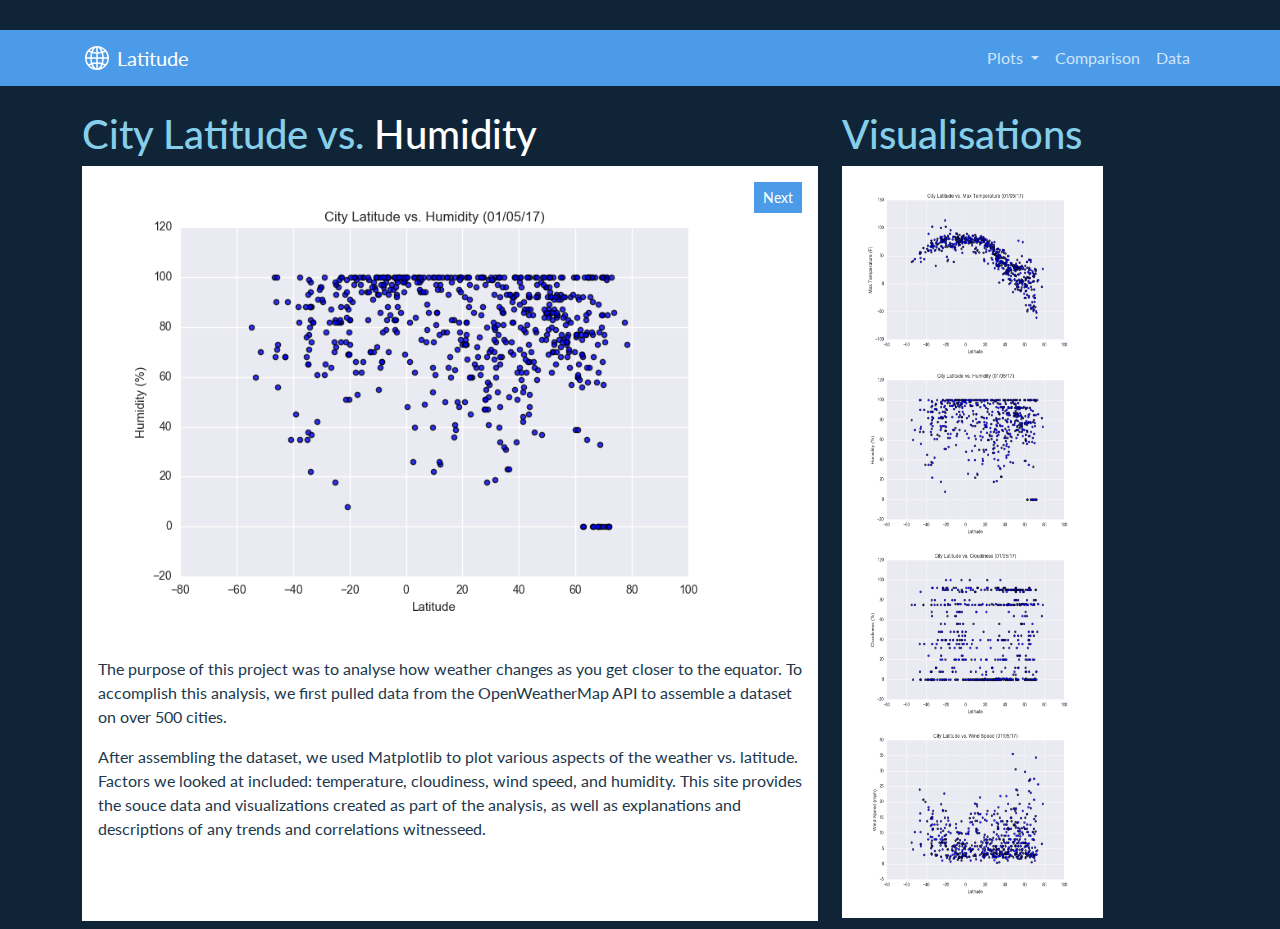
<file: humidity.html>
<!doctype html>
<html lang="en">

    <head>
        <!-- Required meta tags -->
        <meta charset="UTF-8">
        <meta name="viewport" content="width=device-width, initial-scale=1.0">
        <!-- Bootstrap CSS -->
        <link href="bootstrap.min.css" rel="stylesheet" type="text/css">
        <link href="style.css" rel="stylesheet" type="text/css">

        <title>Web Design Challenge</title>

    </head>

    <body>
        <nav class="navbar navbar-expand-lg navbar-dark bg-primary">
            <div class="container">
              <a class="navbar-brand" href="index.html"><img src="globe2.svg" alt="" width="30" height="24" class="d-inline-block align-text-top"> Latitude</a>
              <button class="navbar-toggler" type="button" data-bs-toggle="collapse" data-bs-target="#navbarNavDropdown" aria-controls="navbarNavDropdown" aria-expanded="false" aria-label="Toggle navigation">
                <span class="navbar-toggler-icon"></span>
              </button>
              <div class="collapse navbar-collapse" id="navbarNavDropdown">
                <ul class="navbar-nav ms-auto">
                  <li class="nav-item dropdown">
                    <a class="nav-link dropdown-toggle" href="#" id="navbarDropdownMenuLink" role="button" data-bs-toggle="dropdown" aria-expanded="false">
                      Plots
                    </a>
                    <ul class="dropdown-menu" aria-labelledby="navbarDropdownMenuLink">
                        <li><a class="dropdown-item" href="max temp.html">Max Temperature</a></li>
                        <li><a class="dropdown-item" href="humidity.html">Humidity</a></li>
                        <li><a class="dropdown-item" href="cloudiness.html">Cloudiness</a></li>
                        <li><a class="dropdown-item" href="wind speed.html">Wind Speed</a></li>
                    </ul>
                  </li>
                  <li class="nav-item">
                    <a class="nav-link" href="comparison.html">Comparison</a>
                  </li>
                  <li class="nav-item">
                    <a class="nav-link" href="data.html">Data</a>
                  </li>
                </ul>
              </div>
            </div>
          </nav>

            <div class="container"> 
            <div class="row">
                <div class="col-lg-8">
                  <br>
                  <h1>City Latitude vs. <span style="color: white"> Humidity</span></h1>
                    <section id="summary">
                    <div class="p-3 mb-2 bg-white text-dark">
                    <button-item><a href="cloudiness.html" class="btn btn-primary btn-sm" role="button">Next</a></button-item>     
                    <grid-item><img id="main-vis-image" src="Assets/images/Fig2.png" alt="Weather image" width=700 height=480 class="img-fluid"/></grid-item>
                    <p> <br> The purpose of this project was to analyse how weather changes as you get closer to the equator. To accomplish 
                        this analysis, we first pulled data from the OpenWeatherMap API to assemble a dataset on over 500 cities.</p>
                    <p>After assembling the dataset, we used Matplotlib to plot various aspects of the weather vs. latitude. Factors we looked at included: temperature, cloudiness, wind speed, and humidity. This site provides the souce data
                        and visualizations created as part of the analysis, as well as explanations and descriptions of any trends and
                        correlations witnesseed.</p>
                        <br>
                        <br>
                    </section>
                    </div>
                

                <div class="col-lg-3">
                    <br>
                    <h1>Visualisations</h1>
                    <section id="summary">
                    <div class="p-3 mb-2 bg-white text-dark"> 
                    
                    <a href="max temp.html"><img id="linkfig" src="Assets/images/Fig1.png" title="Latitude vs. Temperature" alt="Latitude vs. Temperature" class="img-fluid"/></a> 
                    <a href="humidity.html"><img id="linkfig" src="Assets/images/Fig2.png" title="Latitude vs. Humidity" alt="Latitude vs. Humidity" class="img-fluid"/></a>
                    <a href="cloudiness.html"><img id="linkfig" src="Assets/images/Fig3.png" title="Latitude vs. Cloudiness" alt="Latitude vs. Cloudiness" class="img-fluid"/></a>
                    <a href="wind speed.html"><img id="linkfig" src="Assets/images/Fig4.png" title="Latitude vs. Wind Speed" alt="Latitude vs. Wind Speed" class="img-fluid"/></a>
                    <br>
                    </section>

                
                </div>
                </div>

      <script src="https://cdn.jsdelivr.net/npm/bootstrap@5.0.2/dist/js/bootstrap.bundle.min.js" integrity="sha384-MrcW6ZMFYlzcLA8Nl+NtUVF0sA7MsXsP1UyJoMp4YLEuNSfAP+JcXn/tWtIaxVXM" crossorigin="anonymous"></script>

    </body>
</file>
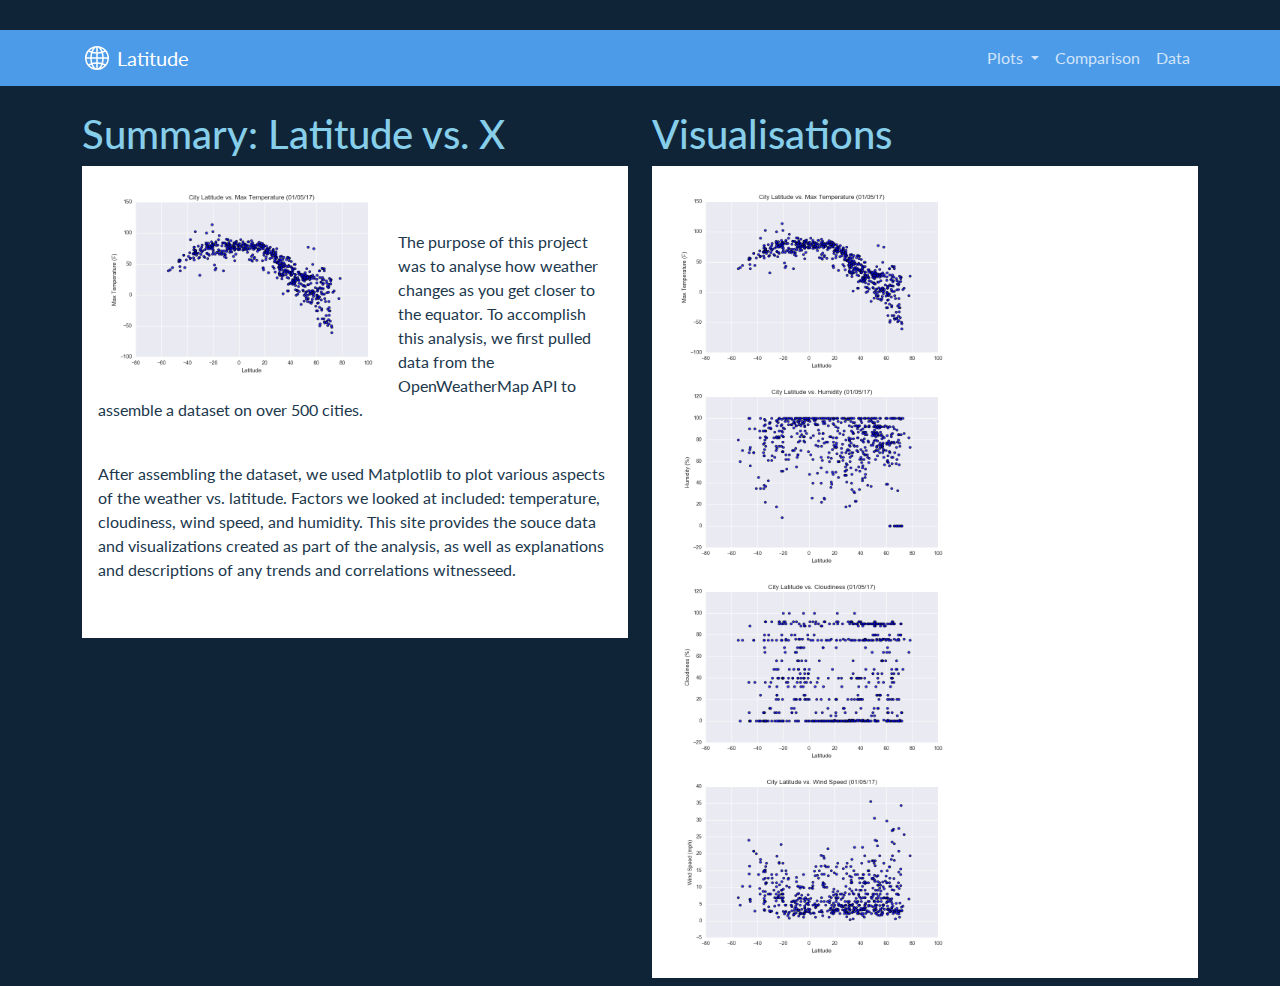
<file: landing.html>
<!doctype html>
<html lang="en">

    <head>
        <!-- Required meta tags -->
        <meta charset="UTF-8">
        <!-- Bootstrap CSS -->
        <link href="bootstrap.min.css" rel="stylesheet" type="text/css">
        <link href="css.css" rel="stylesheet" type="text/css">
        <title>Web Design Challenge</title>
    </head>

    <body>
        <nav class="navbar navbar-expand-lg navbar-dark bg-primary">
            <div class="container">
              <a class="navbar-brand" href="landing.html"><img src="globe2.svg" alt="" width="30" height="24" class="d-inline-block align-text-top"> Latitude</a>
              <button class="navbar-toggler" type="button" data-bs-toggle="collapse" data-bs-target="#navbarNavDropdown" aria-controls="navbarNavDropdown" aria-expanded="false" aria-label="Toggle navigation">
                <span class="navbar-toggler-icon"></span>
              </button>
              <div class="collapse navbar-collapse" id="navbarNavDropdown">
                <ul class="navbar-nav ms-auto">
                  <li class="nav-item dropdown">
                    <a class="nav-link dropdown-toggle" href="#" id="navbarDropdownMenuLink" role="button" data-bs-toggle="dropdown" aria-expanded="false">
                      Plots
                    </a>
                    <ul class="dropdown-menu" aria-labelledby="navbarDropdownMenuLink">
                        <li><a class="dropdown-item" href="max temp.html">Max Temperature</a></li>
                        <li><a class="dropdown-item" href="humidity.html">Humidity</a></li>
                        <li><a class="dropdown-item" href="cloudiness.html">Cloudiness</a></li>
                        <li><a class="dropdown-item" href="wind speed.html">Wind Speed</a></li>
                    </ul>
                  </li>
                  <li class="nav-item">
                    <a class="nav-link" href="comparison.html">Comparison</a>
                  </li>
                  <li class="nav-item">
                    <a class="nav-link" href="data.html">Data</a>
                  </li>
                </ul>
              </div>
            </div>
          </nav>


            <div class="container">
            <div class="row">
                <div class="col-lg-6">
                  <br>
                  <h1>Summary: Latitude vs. X</h1>
                    <section id="summary">
                    <div class="p-3 mb-2 bg-white text-dark">  
                    <img id="summary-image" src="Assets/images/Fig1.png" alt="Weather image" width=300 height=200/>
                    <p> <br><br> The purpose of this project was to analyse how weather changes as you get closer to the equator. To accomplish 
                        this analysis, we first pulled data from the OpenWeatherMap API to assemble a dataset on over 500 cities.</p>
                        <br>
                    <p>After assembling the dataset, we used Matplotlib to plot various aspects of the weather vs. latitude. Factors we looked at included: temperature, cloudiness, wind speed, and humidity. This site provides the souce data
                        and visualizations created as part of the analysis, as well as explanations and descriptions of any trends and
                        correlations witnesseed.</p>
                        <br>
                        
                    </section>
                    </div>
                

                <div class="col-lg-6">
                  <br>
                  <h1>Visualisations</h1>
                    <section id="summary">
                    <div class="p-3 mb-2 bg-white text-dark"> 
                    <a href="max temp.html"><img id="fig1" src="Assets/images/Fig1.png" title="Latitude vs. Temperature" alt="Latitude vs. Temperature" class="img-fluid"/></a> 
                    <a href="humidity.html"><img id="fig2" src="Assets/images/Fig2.png" title="Latitude vs. Humidity" alt="Latitude vs. Humidity" class="img-fluid"/></a>
                    <a href="cloudiness.html"><img id="fig3" src="Assets/images/Fig3.png" title="Latitude vs. Cloudiness" alt="Latitude vs. Cloudiness" class="img-fluid"/></a>
                    <a href="wind speed.html"><img id="fig4" src="Assets/images/Fig4.png" title="Latitude vs. Wind Speed" alt="Latitude vs. Wind Speed"  class="img-fluid"/></a>
                    <br>
                    </section>

                
                </div>
                </div>
              </div> 
          




        
        
        <script src="https://cdn.jsdelivr.net/npm/bootstrap@5.0.2/dist/js/bootstrap.bundle.min.js" integrity="sha384-MrcW6ZMFYlzcLA8Nl+NtUVF0sA7MsXsP1UyJoMp4YLEuNSfAP+JcXn/tWtIaxVXM" crossorigin="anonymous"></script>

    </body>
</file>
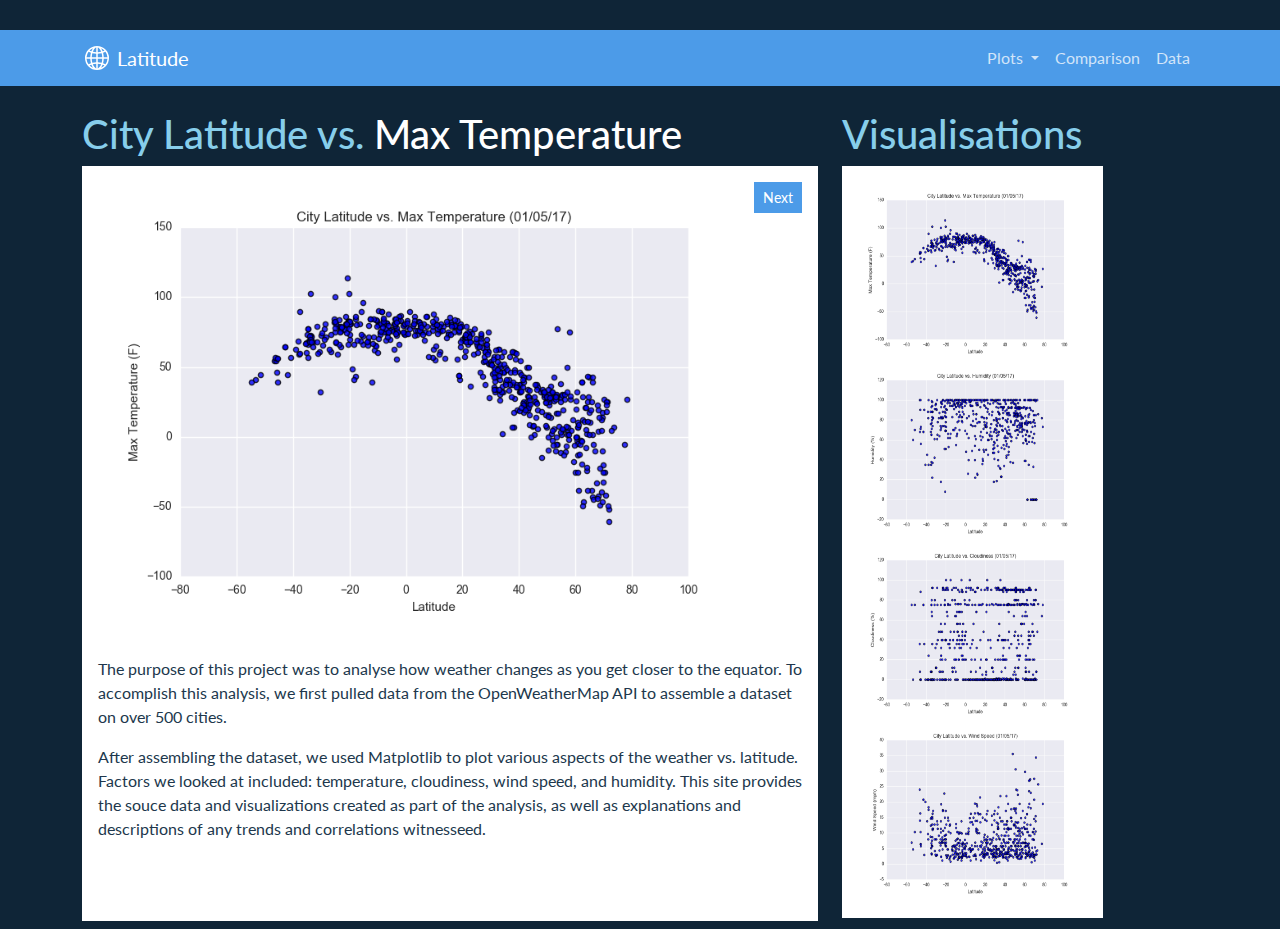
<file: max temp.html>
<!doctype html>
<html lang="en">

    <head>
        <!-- Required meta tags -->
        <meta charset="UTF-8">
        <meta name="viewport" content="width=device-width, initial-scale=1.0">
        <!-- Bootstrap CSS -->
        <link href="bootstrap.min.css" rel="stylesheet" type="text/css">
        <link href="style.css" rel="stylesheet" type="text/css">

        <title>Web Design Challenge</title>

    </head>

    <body>
        <nav class="navbar navbar-expand-lg navbar-dark bg-primary">
            <div class="container">
              <a class="navbar-brand" href="index.html"><img src="globe2.svg" alt="" width="30" height="24" class="d-inline-block align-text-top"> Latitude</a>
              <button class="navbar-toggler" type="button" data-bs-toggle="collapse" data-bs-target="#navbarNavDropdown" aria-controls="navbarNavDropdown" aria-expanded="false" aria-label="Toggle navigation">
                <span class="navbar-toggler-icon"></span>
              </button>
              <div class="collapse navbar-collapse" id="navbarNavDropdown">
                <ul class="navbar-nav ms-auto">
                  <li class="nav-item dropdown">
                    <a class="nav-link dropdown-toggle" href="#" id="navbarDropdownMenuLink" role="button" data-bs-toggle="dropdown" aria-expanded="false">
                      Plots
                    </a>
                    <ul class="dropdown-menu" aria-labelledby="navbarDropdownMenuLink">
                        <li><a class="dropdown-item" href="max temp.html">Max Temperature</a></li>
                        <li><a class="dropdown-item" href="humidity.html">Humidity</a></li>
                        <li><a class="dropdown-item" href="cloudiness.html">Cloudiness</a></li>
                        <li><a class="dropdown-item" href="wind speed.html">Wind Speed</a></li>
                    </ul>
                  </li>
                  <li class="nav-item">
                    <a class="nav-link" href="comparison.html">Comparison</a>
                  </li>
                  <li class="nav-item">
                    <a class="nav-link" href="data.html">Data</a>
                  </li>
                </ul>
              </div>
            </div>
          </nav>

            <div class="container"> 
              <div class="row">
                  <div class="col-lg-8">
                    <br>
                    <h1>City Latitude vs. <span style="color: white"> Max Temperature</span></h1>
                      <section id="summary">
                      <div class="p-3 mb-2 bg-white text-dark">
                      <button-item><a href="humidity.html" class="btn btn-primary btn-sm" role="button">Next</a></button-item>    
                      <grid-item><img id="main-vis-image" src="Assets/images/Fig1.png" alt="Weather image" width=700 height=480 class="img-fluid"/></grid-item>
                      <p> <br> The purpose of this project was to analyse how weather changes as you get closer to the equator. To accomplish 
                          this analysis, we first pulled data from the OpenWeatherMap API to assemble a dataset on over 500 cities.</p>
                      <p>After assembling the dataset, we used Matplotlib to plot various aspects of the weather vs. latitude. Factors we looked at included: temperature, cloudiness, wind speed, and humidity. This site provides the souce data
                          and visualizations created as part of the analysis, as well as explanations and descriptions of any trends and
                          correlations witnesseed.</p>
                          <br>
                          <br>
                        </div>
                      </section>
                      
                      </div>
                  
  
                  <div class="col-lg-3">
                      <br>
                      <h1>Visualisations</h1>
                    <section id="summary">
                    <div class="p-3 mb-2 bg-white text-dark"> 
                    <a href="max temp.html"><img id="linkfig" src="Assets/images/Fig1.png" title="Latitude vs. Temperature" alt="Latitude vs. Temperature" class="img-fluid"/></a> 
                    <a href="humidity.html"><img id="linkfig" src="Assets/images/Fig2.png" title="Latitude vs. Humidity" alt="Latitude vs. Humidity" class="img-fluid"/></a>
                    <a href="cloudiness.html"><img id="linkfig" src="Assets/images/Fig3.png" title="Latitude vs. Cloudiness" alt="Latitude vs. Cloudiness" class="img-fluid"/></a>
                    <a href="wind speed.html"><img id="linkfig" src="Assets/images/Fig4.png" title="Latitude vs. Wind Speed" alt="Latitude vs. Wind Speed" class="img-fluid"/></a>
                    <br>
                    </section>

                
                </div>
                </div>


      <script src="https://cdn.jsdelivr.net/npm/bootstrap@5.0.2/dist/js/bootstrap.bundle.min.js" integrity="sha384-MrcW6ZMFYlzcLA8Nl+NtUVF0sA7MsXsP1UyJoMp4YLEuNSfAP+JcXn/tWtIaxVXM" crossorigin="anonymous"></script>

    </body>
</file>
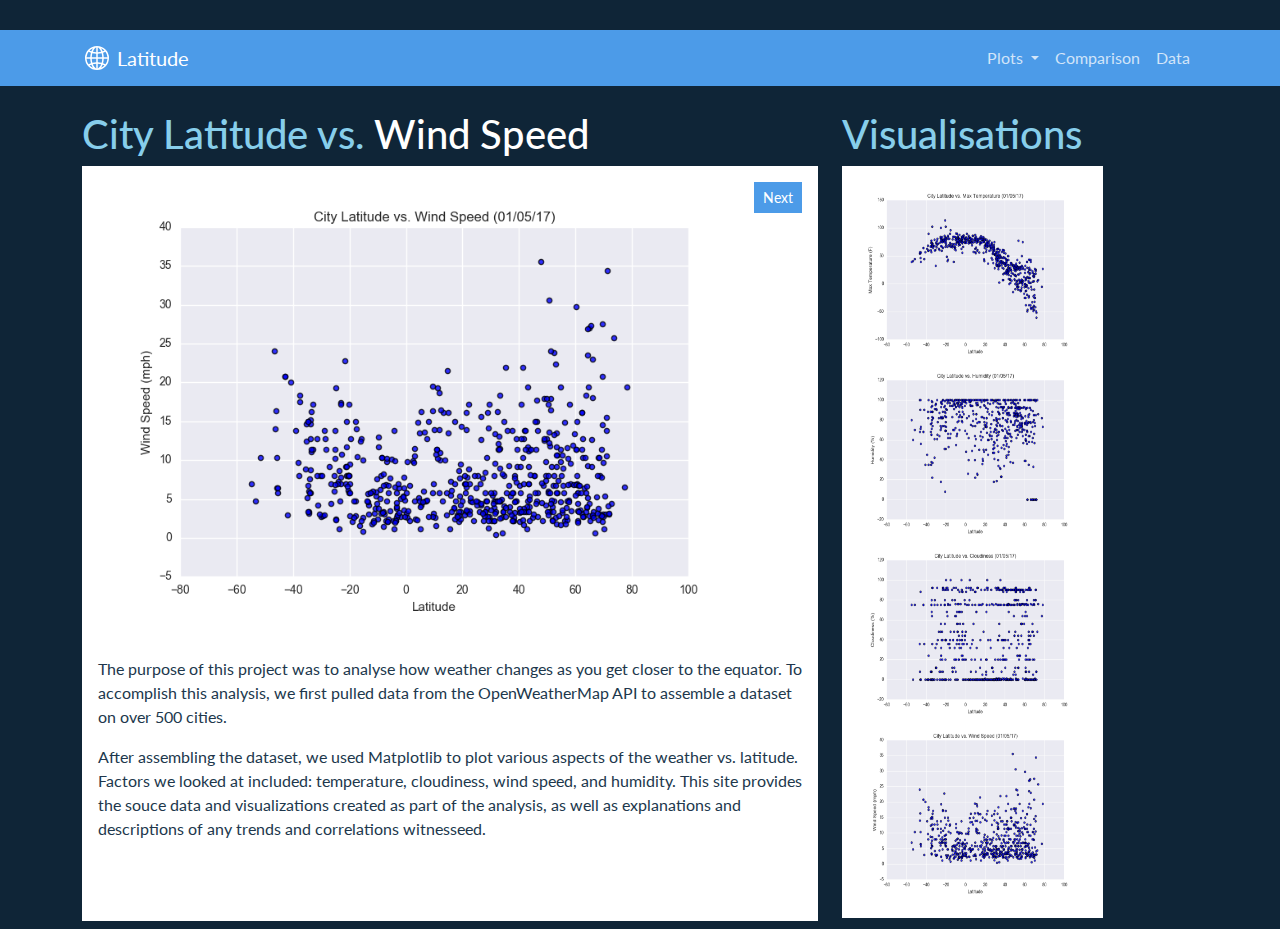
<file: wind speed.html>
<!doctype html>
<html lang="en">

    <head>
        <!-- Required meta tags -->
        <meta charset="UTF-8">
        <meta name="viewport" content="width=device-width, initial-scale=1.0">
        <!-- Bootstrap CSS -->
        <link href="bootstrap.min.css" rel="stylesheet" type="text/css">
        <link href="style.css" rel="stylesheet" type="text/css">

        <title>Web Design Challenge</title>

    </head>

    <body>
        <nav class="navbar navbar-expand-lg navbar-dark bg-primary">
            <div class="container">
              <a class="navbar-brand" href="index.html"><img src="globe2.svg" alt="" width="30" height="24" class="d-inline-block align-text-top"> Latitude</a>
              <button class="navbar-toggler" type="button" data-bs-toggle="collapse" data-bs-target="#navbarNavDropdown" aria-controls="navbarNavDropdown" aria-expanded="false" aria-label="Toggle navigation">
                <span class="navbar-toggler-icon"></span>
              </button>
              <div class="collapse navbar-collapse" id="navbarNavDropdown">
                <ul class="navbar-nav ms-auto">
                  <li class="nav-item dropdown">
                    <a class="nav-link dropdown-toggle" href="#" id="navbarDropdownMenuLink" role="button" data-bs-toggle="dropdown" aria-expanded="false">
                      Plots
                    </a>
                    <ul class="dropdown-menu" aria-labelledby="navbarDropdownMenuLink">
                        <li><a class="dropdown-item" href="max temp.html">Max Temperature</a></li>
                        <li><a class="dropdown-item" href="humidity.html">Humidity</a></li>
                        <li><a class="dropdown-item" href="cloudiness.html">Cloudiness</a></li>
                        <li><a class="dropdown-item" href="wind speed.html">Wind Speed</a></li>
                    </ul>
                  </li>
                  <li class="nav-item">
                    <a class="nav-link" href="comparison.html">Comparison</a>
                  </li>
                  <li class="nav-item">
                    <a class="nav-link" href="data.html">Data</a>
                  </li>
                </ul>
              </div>
            </div>
          </nav>

            <div class="container"> 
              <div class="row">
                  <div class="col-lg-8">
                    <br>
                    <h1>City Latitude vs. <span style="color: white"> Wind Speed</span></h1>
                      <section id="summary">
                      <div class="p-3 mb-2 bg-white text-dark">
                      <button-item><a href="max temp.html" class="btn btn-primary btn-sm" role="button">Next</a></button-item>     
                      <grid-item><img id="main-vis-image" src="Assets/images/Fig4.png" alt="Weather image" width=700 height=480 class="img-fluid"/></grid-item>
                      <p> <br> The purpose of this project was to analyse how weather changes as you get closer to the equator. To accomplish 
                          this analysis, we first pulled data from the OpenWeatherMap API to assemble a dataset on over 500 cities.</p>
                      <p>After assembling the dataset, we used Matplotlib to plot various aspects of the weather vs. latitude. Factors we looked at included: temperature, cloudiness, wind speed, and humidity. This site provides the souce data
                          and visualizations created as part of the analysis, as well as explanations and descriptions of any trends and
                          correlations witnesseed.</p>
                          <br>
                          <br>
                      </section>
                      </div>
                  
  
                  <div class="col-lg-3">
                    <br>
                    <h1>Visualisations</h1>
                      <section id="summary">
                      <div class="p-3 mb-2 bg-white text-dark"> 
                      <a href="max temp.html"><img id="linkfig" src="Assets/images/Fig1.png" title="Latitude vs. Temperature" alt="Latitude vs. Temperature" class="img-fluid"/></a> 
                      <a href="humidity.html"><img id="linkfig" src="Assets/images/Fig2.png" title="Latitude vs. Humidity" alt="Latitude vs. Humidity" class="img-fluid"/></a>
                      <a href="cloudiness.html"><img id="linkfig" src="Assets/images/Fig3.png" title="Latitude vs. Cloudiness" alt="Latitude vs. Cloudiness" class="img-fluid"/></a>
                      <a href="wind speed.html"><img id="linkfig" src="Assets/images/Fig4.png" title="Latitude vs. Wind Speed" alt="Latitude vs. Wind Speed"  class="img-fluid"/></a>
                      <br>
                    </section>

                
                </div>
                </div>

      <script src="https://cdn.jsdelivr.net/npm/bootstrap@5.0.2/dist/js/bootstrap.bundle.min.js" integrity="sha384-MrcW6ZMFYlzcLA8Nl+NtUVF0sA7MsXsP1UyJoMp4YLEuNSfAP+JcXn/tWtIaxVXM" crossorigin="anonymous"></script>

    </body>
</file>
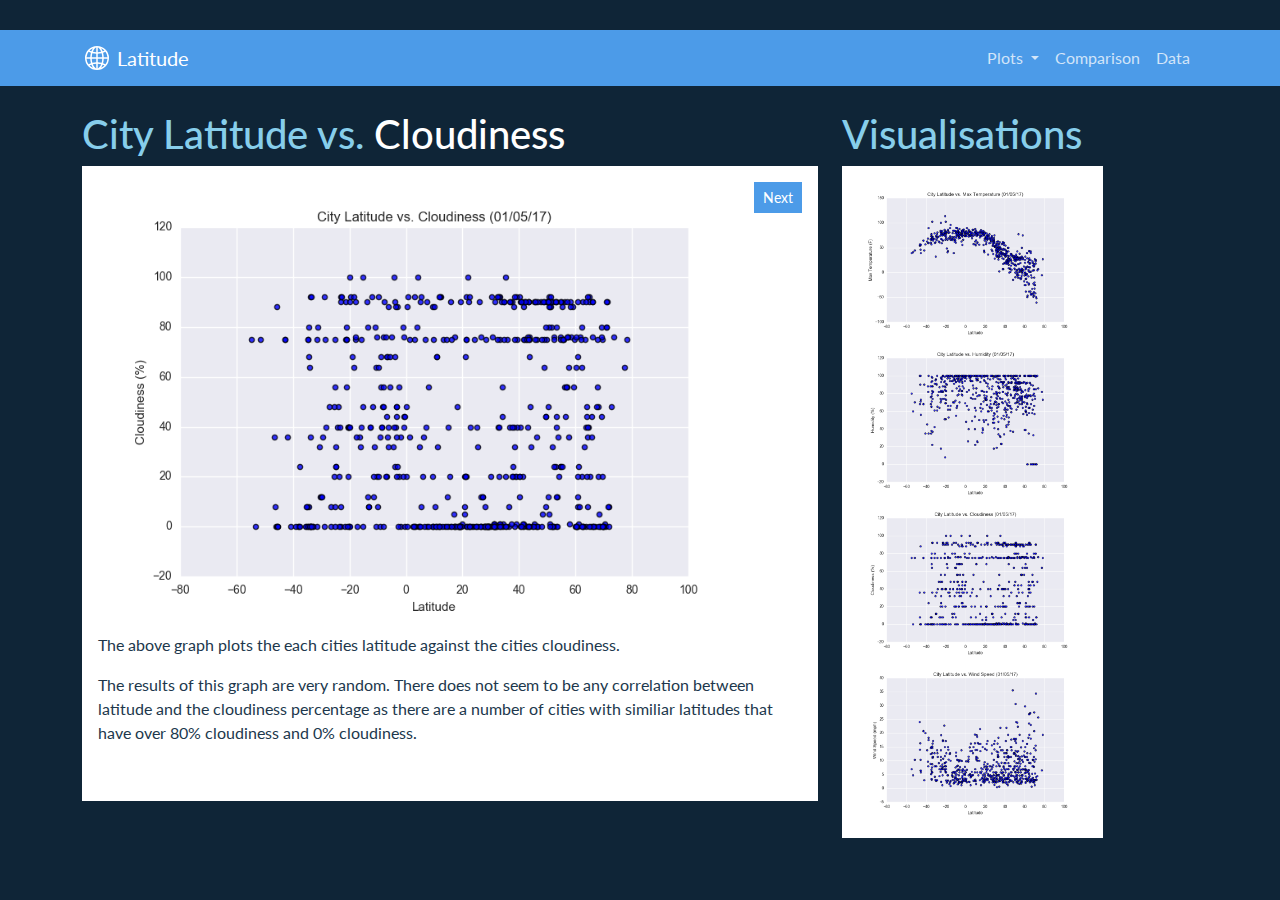
<file: Visualisations/cloudiness.html>
<!doctype html>
<html lang="en">

    <head>
        <!-- Required meta tags -->
        <meta charset="UTF-8">
        <meta name="viewport" content="width=device-width, initial-scale=1.0">
        <!-- Bootstrap CSS -->
        <!-- Note: The 'superhero' bootswatch theme has been used-->
        <link href="../CSS_files/bootstrap.min.css" rel="stylesheet" type="text/css">
        <link href="../CSS_files/style.css" rel="stylesheet" type="text/css">

        <!-- Setting title-->
        <title>Web Design Challenge</title>

    </head>

    <body>
      <!-- Start of Navbar -->
        <nav class="navbar navbar-expand-lg navbar-dark bg-primary">
            <div class="container">
              <a class="navbar-brand" href="../index.html"><img src="../Assets/globe2.svg" alt="" width="30" height="24" class="d-inline-block align-text-top"> Latitude &nbsp</a>
              <button class="navbar-toggler" type="button" data-bs-toggle="collapse" data-bs-target="#navbarNavDropdown" aria-controls="navbarNavDropdown" aria-expanded="false" aria-label="Toggle navigation">
                <span class="navbar-toggler-icon"></span>
              </button>
              <div class="collapse navbar-collapse" id="navbarNavDropdown">
                <ul class="navbar-nav ms-auto">
                  <li class="nav-item dropdown">
                    <a class="nav-link dropdown-toggle" href="#" id="navbarDropdownMenuLink" role="button" data-bs-toggle="dropdown" aria-expanded="false">
                      Plots
                    </a>
                    <ul class="dropdown-menu" aria-labelledby="navbarDropdownMenuLink">
                        <li><a class="dropdown-item" href="max_temp.html">Max Temperature</a></li>
                        <li><a class="dropdown-item" href="humidity.html">Humidity</a></li>
                        <li><a class="dropdown-item" href="cloudiness.html">Cloudiness</a></li>
                        <li><a class="dropdown-item" href="wind_speed.html">Wind Speed</a></li>
                    </ul>
                  </li>
                  <li class="nav-item">
                    <a class="nav-link" href="../comparison.html">Comparison</a>
                  </li>
                  <li class="nav-item">
                    <a class="nav-link" href="../data.html">Data</a>
                  </li>
                </ul>
              </div>
            </div>
          </nav> <!-- End of Navbar -->

            <!-- Start of first part of grid. This shows the main graph and summary. -->
            <div class="container"> 
              <div class="row">
                  <div class="col-lg-8">
                    <br>
                    <h1>City Latitude vs. <span style="color: white"> Cloudiness</span></h1>
                      <section id="summary">
                      <div class="p-3 mb-2 bg-white text-dark">
                      <button-item><a href="wind_speed.html" class="btn btn-primary btn-sm" role="button">Next</a></button-item>     
                      <grid-item><img id="main-vis-image" src="../Assets/images/Fig3.png" alt="Weather image" width=700 height=480 class="img-fluid"/></grid-item>
                      <p> The above graph plots the each cities latitude against the cities cloudiness.</p>
                      <p>The results of this graph are very random. There does not seem to be any correlation between latitude and the cloudiness percentage 
                        as there are a number of cities with similiar latitudes that have over 80% cloudiness and 0% cloudiness.</p>
                      <br>
                      </section>
                    </div>
                  
                  <!-- Start of visualisation link section. Chose to not take up 11 out of 12 spots of grid to limit amount of empty white space.-->
                  <div class="col-lg-3">
                    <br>
                    <h1>Visualisations</h1>
                    <section id="summary">
                    <div class="p-3 mb-2 bg-white text-dark"> 
                      <a href="max_temp.html"><img id="linkfig" src="../Assets/images/Fig1.png" title="Latitude vs. Temperature" alt="Latitude vs. Temperature" class="img-fluid"/></a> 
                      <a href="humidity.html"><img id="linkfig" src="../Assets/images/Fig2.png" title="Latitude vs. Humidity" alt="Latitude vs. Humidity" class="img-fluid"/></a>
                      <a href="cloudiness.html"><img id="linkfig" src="../Assets/images/Fig3.png" title="Latitude vs. Cloudiness" alt="Latitude vs. Cloudiness" class="img-fluid"/></a>
                      <a href="wind_speed.html"><img id="linkfig" src="../Assets/images/Fig4.png" title="Latitude vs. Wind Speed" alt="Latitude vs. Wind Speed" class="img-fluid"/></a>
                    <br>
                    </section>
                  </div>
                </div> <!-- End of grid.--> 
              </div> <!-- End of container.--> 

      <!-- This script is required to get the drop down options to work.--> 
      <script src="https://cdn.jsdelivr.net/npm/bootstrap@5.0.2/dist/js/bootstrap.bundle.min.js" integrity="sha384-MrcW6ZMFYlzcLA8Nl+NtUVF0sA7MsXsP1UyJoMp4YLEuNSfAP+JcXn/tWtIaxVXM" crossorigin="anonymous"></script>

    </body>
</file>
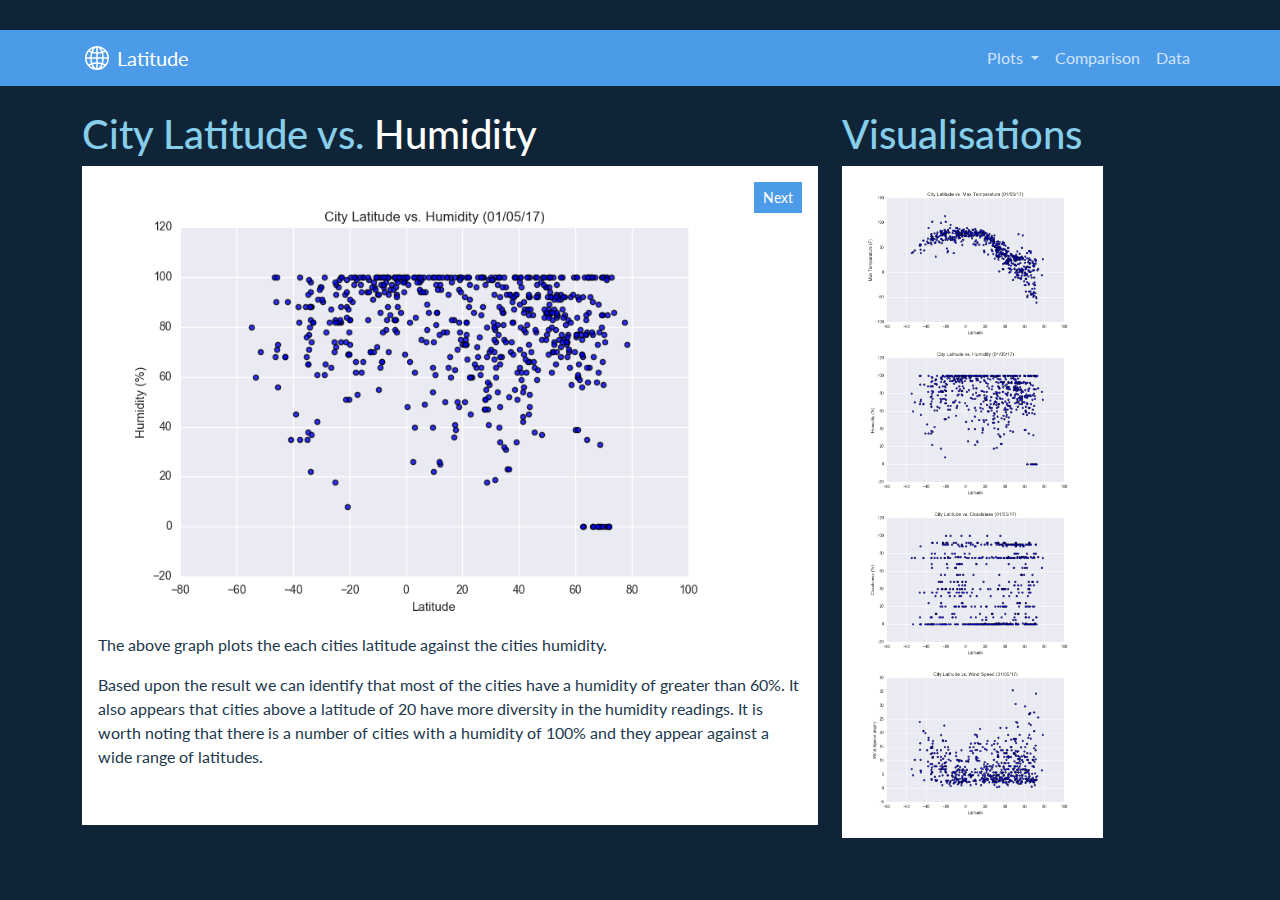
<file: Visualisations/humidity.html>
<!doctype html>
<html lang="en">

    <head>
        <!-- Required meta tags -->
        <meta charset="UTF-8">
        <meta name="viewport" content="width=device-width, initial-scale=1.0">
        <!-- Bootstrap CSS -->
        <!-- Note: The 'superhero' bootswatch theme has been used-->
        <link href="../CSS_files/bootstrap.min.css" rel="stylesheet" type="text/css">
        <link href="../CSS_files/style.css" rel="stylesheet" type="text/css">

        <!-- Setting title-->
        <title>Web Design Challenge</title>

    </head>

    <body>
      <!-- Start of Navbar -->
        <nav class="navbar navbar-expand-lg navbar-dark bg-primary">
            <div class="container">
              <a class="navbar-brand" href="../index.html"><img src="../Assets/globe2.svg" alt="" width="30" height="24" class="d-inline-block align-text-top"> Latitude &nbsp</a>
              <button class="navbar-toggler" type="button" data-bs-toggle="collapse" data-bs-target="#navbarNavDropdown" aria-controls="navbarNavDropdown" aria-expanded="false" aria-label="Toggle navigation">
                <span class="navbar-toggler-icon"></span>
              </button>
              <div class="collapse navbar-collapse" id="navbarNavDropdown">
                <ul class="navbar-nav ms-auto">
                  <li class="nav-item dropdown">
                    <a class="nav-link dropdown-toggle" href="#" id="navbarDropdownMenuLink" role="button" data-bs-toggle="dropdown" aria-expanded="false">
                      Plots
                    </a>
                    <ul class="dropdown-menu" aria-labelledby="navbarDropdownMenuLink">
                        <li><a class="dropdown-item" href="max_temp.html">Max Temperature</a></li>
                        <li><a class="dropdown-item" href="humidity.html">Humidity</a></li>
                        <li><a class="dropdown-item" href="cloudiness.html">Cloudiness</a></li>
                        <li><a class="dropdown-item" href="wind_speed.html">Wind Speed</a></li>
                    </ul>
                  </li>
                  <li class="nav-item">
                    <a class="nav-link" href="../comparison.html">Comparison</a>
                  </li>
                  <li class="nav-item">
                    <a class="nav-link" href="../data.html">Data</a>
                  </li>
                </ul>
              </div>
            </div>
          </nav> <!-- End of Navbar -->

            <!-- Start of first part of grid. This shows the main graph and summary. -->          
          <div class="container"> 
            <div class="row">
                <div class="col-lg-8">
                  <br>
                  <h1>City Latitude vs. <span style="color: white"> Humidity</span></h1>
                    <section id="summary">
                    <div class="p-3 mb-2 bg-white text-dark">
                    <button-item><a href="cloudiness.html" class="btn btn-primary btn-sm" role="button">Next</a></button-item>     
                    <grid-item><img id="main-vis-image" src="../Assets/images/Fig2.png" alt="Weather image" width=700 height=480 class="img-fluid"/></grid-item>
                    <p> The above graph plots the each cities latitude against the cities humidity. </p>
                      <p>Based upon the result we can identify that most of the cities have a humidity of greater than 60%.
                      It also appears that cities above a latitude of 20 have more diversity in the humidity readings.
                      It is worth noting that there is a number of cities with a humidity of 100% and they appear against a wide range of latitudes.</p> 
                      <br>
                    </div>  
                    </section>
                </div>
                
                <!-- Start of visualisation link section. Chose to not take up 11 out of 12 spots of grid to limit amount of empty white space.-->
                <div class="col-lg-3">
                    <br>
                    <h1>Visualisations</h1>
                    <section id="summary">
                    <div class="p-3 mb-2 bg-white text-dark"> 
                      <a href="max_temp.html"><img id="linkfig" src="../Assets/images/Fig1.png" title="Latitude vs. Temperature" alt="Latitude vs. Temperature" class="img-fluid"/></a> 
                      <a href="humidity.html"><img id="linkfig" src="../Assets/images/Fig2.png" title="Latitude vs. Humidity" alt="Latitude vs. Humidity" class="img-fluid"/></a>
                      <a href="cloudiness.html"><img id="linkfig" src="../Assets/images/Fig3.png" title="Latitude vs. Cloudiness" alt="Latitude vs. Cloudiness" class="img-fluid"/></a>
                      <a href="wind_speed.html"><img id="linkfig" src="../Assets/images/Fig4.png" title="Latitude vs. Wind Speed" alt="Latitude vs. Wind Speed" class="img-fluid"/></a>
                      <br>
                    </section>
                </div>
              </div> <!-- End of grid.--> 
          </div> <!-- End of container.-->

      <!-- This script is required to get the drop down options to work.--> 
      <script src="https://cdn.jsdelivr.net/npm/bootstrap@5.0.2/dist/js/bootstrap.bundle.min.js" integrity="sha384-MrcW6ZMFYlzcLA8Nl+NtUVF0sA7MsXsP1UyJoMp4YLEuNSfAP+JcXn/tWtIaxVXM" crossorigin="anonymous"></script>

    </body>
</file>
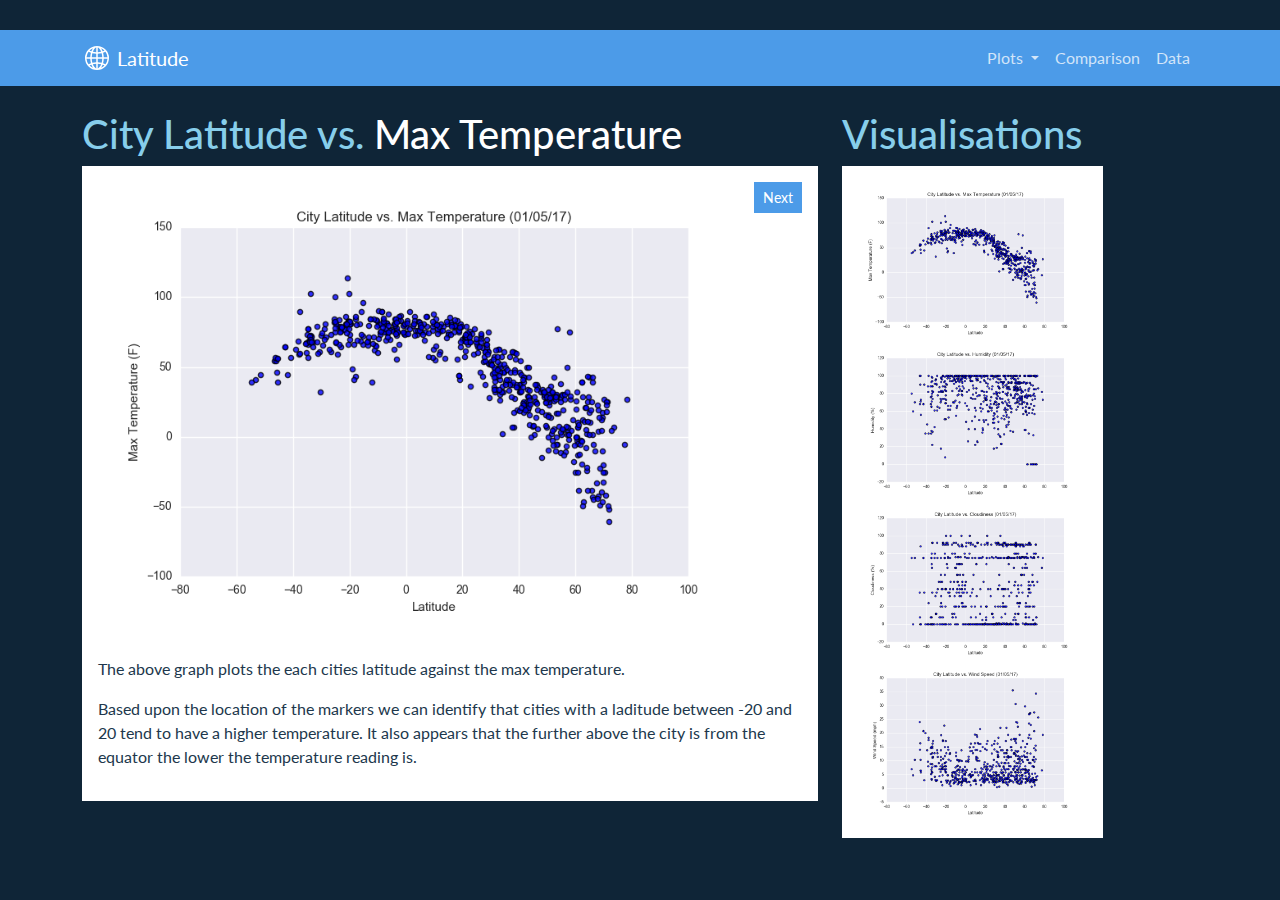
<file: Visualisations/max_temp.html>
<!doctype html>
<html lang="en">

    <head>
        <!-- Required meta tags -->
        <meta charset="UTF-8">
        <meta name="viewport" content="width=device-width, initial-scale=1.0">
        <!-- Bootstrap CSS -->
        <!-- Note: The 'superhero' bootswatch theme has been used-->
        <link href="../CSS_files/bootstrap.min.css" rel="stylesheet" type="text/css">
        <link href="../CSS_files/style.css" rel="stylesheet" type="text/css">

        <!-- Setting title-->
        <title>Web Design Challenge</title>

    </head>

    <body>
      <!-- Start of Navbar -->
        <nav class="navbar navbar-expand-lg navbar-dark bg-primary">
            <div class="container">
              <a class="navbar-brand" href="../index.html"><img src="../Assets/globe2.svg" alt="" width="30" height="24" class="d-inline-block align-text-top"> Latitude &nbsp</a>
              <button class="navbar-toggler" type="button" data-bs-toggle="collapse" data-bs-target="#navbarNavDropdown" aria-controls="navbarNavDropdown" aria-expanded="false" aria-label="Toggle navigation">
                <span class="navbar-toggler-icon"></span>
              </button>
              <div class="collapse navbar-collapse" id="navbarNavDropdown">
                <ul class="navbar-nav ms-auto">
                  <li class="nav-item dropdown">
                    <a class="nav-link dropdown-toggle" href="#" id="navbarDropdownMenuLink" role="button" data-bs-toggle="dropdown" aria-expanded="false">
                      Plots
                    </a>
                    <ul class="dropdown-menu" aria-labelledby="navbarDropdownMenuLink">
                        <li><a class="dropdown-item" href="max temp.html">Max Temperature</a></li>
                        <li><a class="dropdown-item" href="humidity.html">Humidity</a></li>
                        <li><a class="dropdown-item" href="cloudiness.html">Cloudiness</a></li>
                        <li><a class="dropdown-item" href="wind speed.html">Wind Speed</a></li>
                    </ul>
                  </li>
                  <li class="nav-item">
                    <a class="nav-link" href="../comparison.html">Comparison</a>
                  </li>
                  <li class="nav-item">
                    <a class="nav-link" href="../data.html">Data</a>
                  </li>
                </ul>
              </div>
            </div>
          </nav> <!-- End of Navbar -->


            <!-- Start of first part of grid. This shows the main graph and summary. -->
            <div class="container"> 
              <div class="row">
                  <div class="col-lg-8">
                    <br>
                    <h1>City Latitude vs. <span style="color: white"> Max Temperature</span></h1>
                      <section id="summary">
                      <div class="p-3 mb-2 bg-white text-dark">
                      <button-item><a href="humidity.html" class="btn btn-primary btn-sm" role="button">Next</a></button-item>    
                      <grid-item><img id="main-vis-image" src="../Assets/images/Fig1.png" alt="Weather image" width=700 height=480 class="img-fluid"/></grid-item>
                      <p><br>The above graph plots the each cities latitude against the max temperature.</p>
                        <p>Based upon the location of the markers we can identify that cities with a laditude between -20 and 20 tend to have a higher temperature. 
                        It also appears that the further above the city is from the equator the lower the temperature reading is.</p>
                        </div>
                      </section>
                  </div>
                  
                  <!-- Start of visualisation link section. Chose to not take up 11 out of 12 spots of grid to limit amount of empty white space.-->
                  <div class="col-lg-3">
                      <br>
                      <h1>Visualisations</h1>
                    <section id="summary">
                    <div class="p-3 mb-2 bg-white text-dark"> 
                      <a href="max_temp.html"><img id="linkfig" src="../Assets/images/Fig1.png" title="Latitude vs. Temperature" alt="Latitude vs. Temperature" class="img-fluid"/></a> 
                      <a href="humidity.html"><img id="linkfig" src="../Assets/images/Fig2.png" title="Latitude vs. Humidity" alt="Latitude vs. Humidity" class="img-fluid"/></a>
                      <a href="cloudiness.html"><img id="linkfig" src="../Assets/images/Fig3.png" title="Latitude vs. Cloudiness" alt="Latitude vs. Cloudiness" class="img-fluid"/></a>
                      <a href="wind_speed.html"><img id="linkfig" src="../Assets/images/Fig4.png" title="Latitude vs. Wind Speed" alt="Latitude vs. Wind Speed" class="img-fluid"/></a>
                      <br>
                    </section>
                  </div>
                </div> <!-- End of grid.--> 
              </div> <!-- End of container.--> 

      <!-- This script is required to get the drop down options to work.--> 
      <script src="https://cdn.jsdelivr.net/npm/bootstrap@5.0.2/dist/js/bootstrap.bundle.min.js" integrity="sha384-MrcW6ZMFYlzcLA8Nl+NtUVF0sA7MsXsP1UyJoMp4YLEuNSfAP+JcXn/tWtIaxVXM" crossorigin="anonymous"></script>

    </body>
</file>
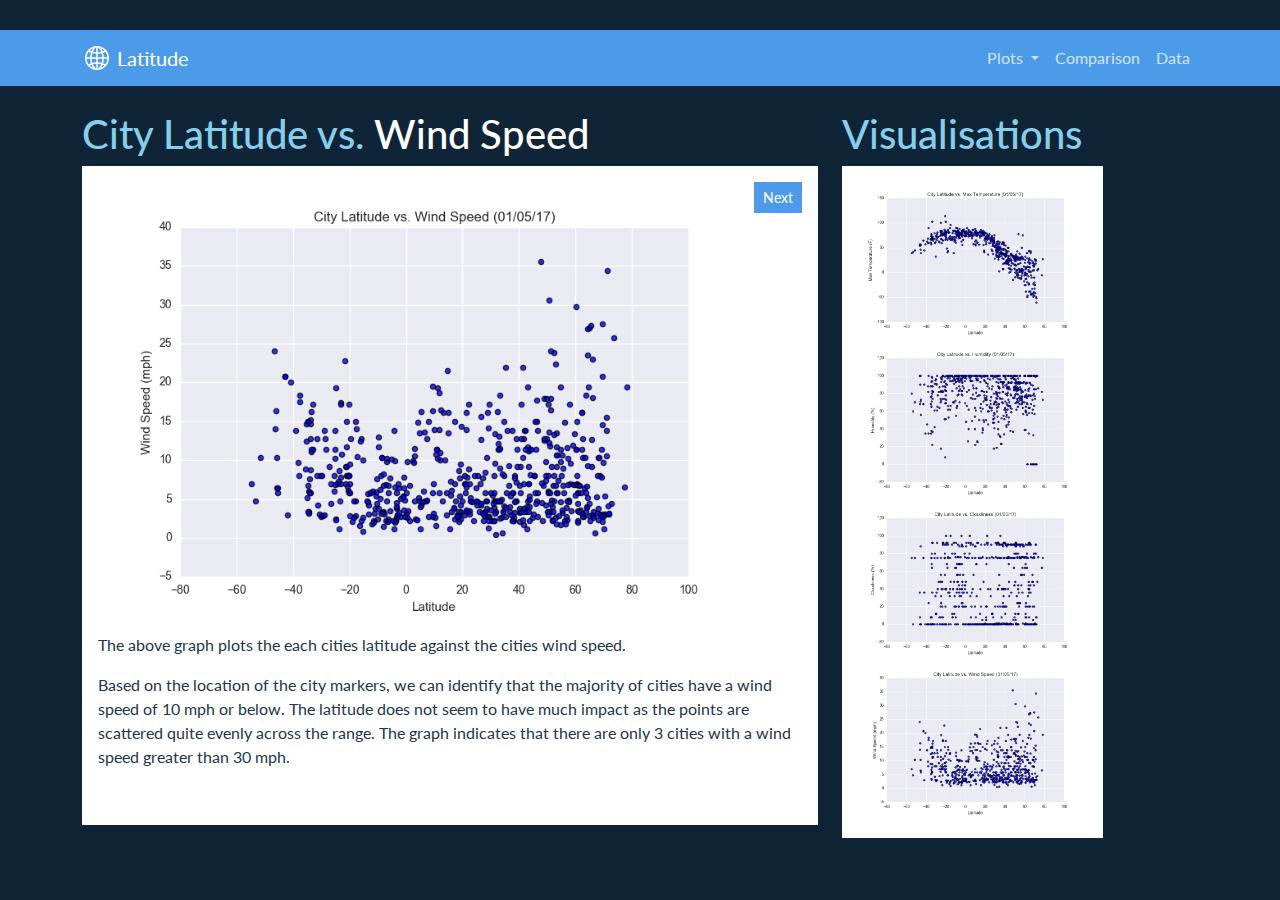
<file: Visualisations/wind_speed.html>
<!doctype html>
<html lang="en">

    <head>
        <!-- Required meta tags -->
        <meta charset="UTF-8">
        <meta name="viewport" content="width=device-width, initial-scale=1.0">
        <!-- Bootstrap CSS -->
        <!-- Note: The 'superhero' bootswatch theme has been used-->
        <link href="../CSS_files/bootstrap.min.css" rel="stylesheet" type="text/css">
        <link href="../CSS_files/style.css" rel="stylesheet" type="text/css">
        
        <!-- Setting title-->
        <title>Web Design Challenge</title>

    </head>

    <body>
      <!-- Start of Navbar -->
        <nav class="navbar navbar-expand-lg navbar-dark bg-primary">
            <div class="container">
              <a class="navbar-brand" href="../index.html"><img src="../Assets/globe2.svg" alt="" width="30" height="24" class="d-inline-block align-text-top"> Latitude &nbsp</a>
              <button class="navbar-toggler" type="button" data-bs-toggle="collapse" data-bs-target="#navbarNavDropdown" aria-controls="navbarNavDropdown" aria-expanded="false" aria-label="Toggle navigation">
                <span class="navbar-toggler-icon"></span>
              </button>
              <div class="collapse navbar-collapse" id="navbarNavDropdown">
                <ul class="navbar-nav ms-auto">
                  <li class="nav-item dropdown">
                    <a class="nav-link dropdown-toggle" href="#" id="navbarDropdownMenuLink" role="button" data-bs-toggle="dropdown" aria-expanded="false">
                      Plots
                    </a>
                    <ul class="dropdown-menu" aria-labelledby="navbarDropdownMenuLink">
                        <li><a class="dropdown-item" href="max_temp.html">Max Temperature</a></li>
                        <li><a class="dropdown-item" href="humidity.html">Humidity</a></li>
                        <li><a class="dropdown-item" href="cloudiness.html">Cloudiness</a></li>
                        <li><a class="dropdown-item" href="wind_speed.html">Wind Speed</a></li>
                    </ul>
                  </li>
                  <li class="nav-item">
                    <a class="nav-link" href="../comparison.html">Comparison</a>
                  </li>
                  <li class="nav-item">
                    <a class="nav-link" href="../data.html">Data</a>
                  </li>
                </ul>
              </div>
            </div>
          </nav> <!-- End of Navbar -->

            <!-- Start of first part of grid. This shows the main graph and summary. -->
            <div class="container"> 
              <div class="row">
                  <div class="col-lg-8">
                    <br>
                    <h1>City Latitude vs. <span style="color: white"> Wind Speed</span></h1>
                      <section id="summary">
                      <div class="p-3 mb-2 bg-white text-dark">
                      <button-item><a href="max_temp.html" class="btn btn-primary btn-sm" role="button">Next</a></button-item>     
                      <grid-item><img id="main-vis-image" src="../Assets/images/Fig4.png" alt="Weather image" width=700 height=480 class="img-fluid"/></grid-item>
                      <p> The above graph plots the each cities latitude against the cities wind speed.</p>
                        <p>Based on the location of the city markers, we can identify that the majority of cities have a wind speed of 10 mph or below. 
                        The latitude does not seem to have much impact as the points are scattered quite evenly across the range. 
                        The graph indicates that there are only 3 cities with a wind speed greater than 30 mph.</p>
                        <br>
                      </section>
                    </div>
                  
                  <!-- Start of visualisation link section. Chose to not take up 11 out of 12 spots of grid to limit amount of empty white space.-->
                  <div class="col-lg-3">
                    <br>
                    <h1>Visualisations</h1>
                      <section id="summary">
                      <div class="p-3 mb-2 bg-white text-dark"> 
                        <a href="max_temp.html"><img id="linkfig" src="../Assets/images/Fig1.png" title="Latitude vs. Temperature" alt="Latitude vs. Temperature" class="img-fluid"/></a> 
                        <a href="humidity.html"><img id="linkfig" src="../Assets/images/Fig2.png" title="Latitude vs. Humidity" alt="Latitude vs. Humidity" class="img-fluid"/></a>
                        <a href="cloudiness.html"><img id="linkfig" src="../Assets/images/Fig3.png" title="Latitude vs. Cloudiness" alt="Latitude vs. Cloudiness" class="img-fluid"/></a>
                        <a href="wind_speed.html"><img id="linkfig" src="../Assets/images/Fig4.png" title="Latitude vs. Wind Speed" alt="Latitude vs. Wind Speed" class="img-fluid"/></a>
                      <br>
                    </section>
                  </div>
                </div> <!-- End of grid.--> 
              </div> <!-- End of container.--> 

      <!-- This script is required to get the drop down options to work.--> 
      <script src="https://cdn.jsdelivr.net/npm/bootstrap@5.0.2/dist/js/bootstrap.bundle.min.js" integrity="sha384-MrcW6ZMFYlzcLA8Nl+NtUVF0sA7MsXsP1UyJoMp4YLEuNSfAP+JcXn/tWtIaxVXM" crossorigin="anonymous"></script>

    </body>
</file>
<file: CSS_files/style.css>
body {padding-top: 30px;}

h1 {color:skyblue;}

h2 {color:whitesmoke;
    font-size: medium;}

h3 {font-size:x-large;
    align-items: center;}

h4 {color:white;}

.text-center {
    text-align: center;}

#summary-image {
    float: left;}

#center-block {
    display: block;
    margin-left: auto;
    margin-right: auto;
    height: 240px;
    width: 350px;
    }

grid-item {
    display: grid;
    align-items: center;
    justify-items: center;
    }   

button-item {
    float: right;}

#fig1 {
    height: 195px;
    width: 300px;}

#linkfig {
    height: 160px;
    width: 230px;
    align-items: center;}

@media (max-width: 780px) {
    #fig1 {
        height: 95px;
        width: 115px;}

    #linkfig {
        height: 150px;
        width: 200px;}

    #center-block {
        height: 300px;
        width: 450px;}
    
    #summary-image {
        float: none;}

    .bg-primary{
        background-color: midnightblue !important;}

    .navbar-brand {
        border: 2px solid dodgerblue !important;}
    }
</file>
<file: style.css>
body {padding-top: 30px;}

h1 {color:skyblue;}

h2 {color:whitesmoke;
    font-size: medium;}

h3 {font-size:x-large;
    align-items: center;}

h4 {color:white;}

.text-center {
    text-align: center;}

#summary-image {
    float: left;}

#center-block {
    display: block;
    margin-left: auto;
    margin-right: auto;
    height: 240px;
    width: 350px;
    }

grid-item {
    display: grid;
    align-items: center;
    justify-items: center;
    }   

button-item {
    float: right;}

#fig1 {
    height: 195px;
    width: 300px;}

#linkfig {
    height: 180px;
    width: 250px;}

@media (max-width: 780px) {
    #fig1 {
        height: 95px;
        width: 115px;}

    #linkfig {
        height: 150px;
        width: 200px;}

    #center-block {
        height: 300px;
        width: 450px;}
    
    #summary-image {
        float: none;}
        
    }
</file>
<file: css.css>
body { 
    padding-top: 30px; 
}

h1 {color:skyblue;
}

#summary-image {
    float: left;}


#main-vis-image {
    display: grid;
    align-items: center;
    justify-items: center;
    }

grid-item {
    display: grid;
    align-items: center;
    justify-items: center;
    }   

button-item {
    float: right;}

#fig1 {
    height: 195px;
    width: 300px;}
#fig2 {
    height: 195px;
    width: 300px;}
#fig3 {
    height: 195px;
    width: 300px;}
#fig4 {
    height: 195px;
    width: 300px;}

#linkfig1 {
    height: 180px;
    width: 250px;}
#linkfig2 {
    height: 180px;
    width: 250px;}
#linkfig3 {
    height: 180px;
    width: 250px;}
#linkfig4 {
    height: 180px;
    width: 250px;}


@media (max-width: 780px) {
    #fig1 {
        height: 95px;
        width: 115px;}
    #fig2 {
        height: 95px;
        width: 115px;}
    #fig3 {
        height: 95px;
        width: 115px;}
    #fig4 {
        height: 95px;
        width: 115px;}

    #linkfig1 {
        height: 150px;
        width: 200px;}
    #linkfig2 {
        height: 150px;
        width: 200px;}
    #linkfig3 {
        height: 150px;
        width: 200px;}
    #linkfig4 {
        height: 150px;
        width: 200px;}
    
    }
</file>
